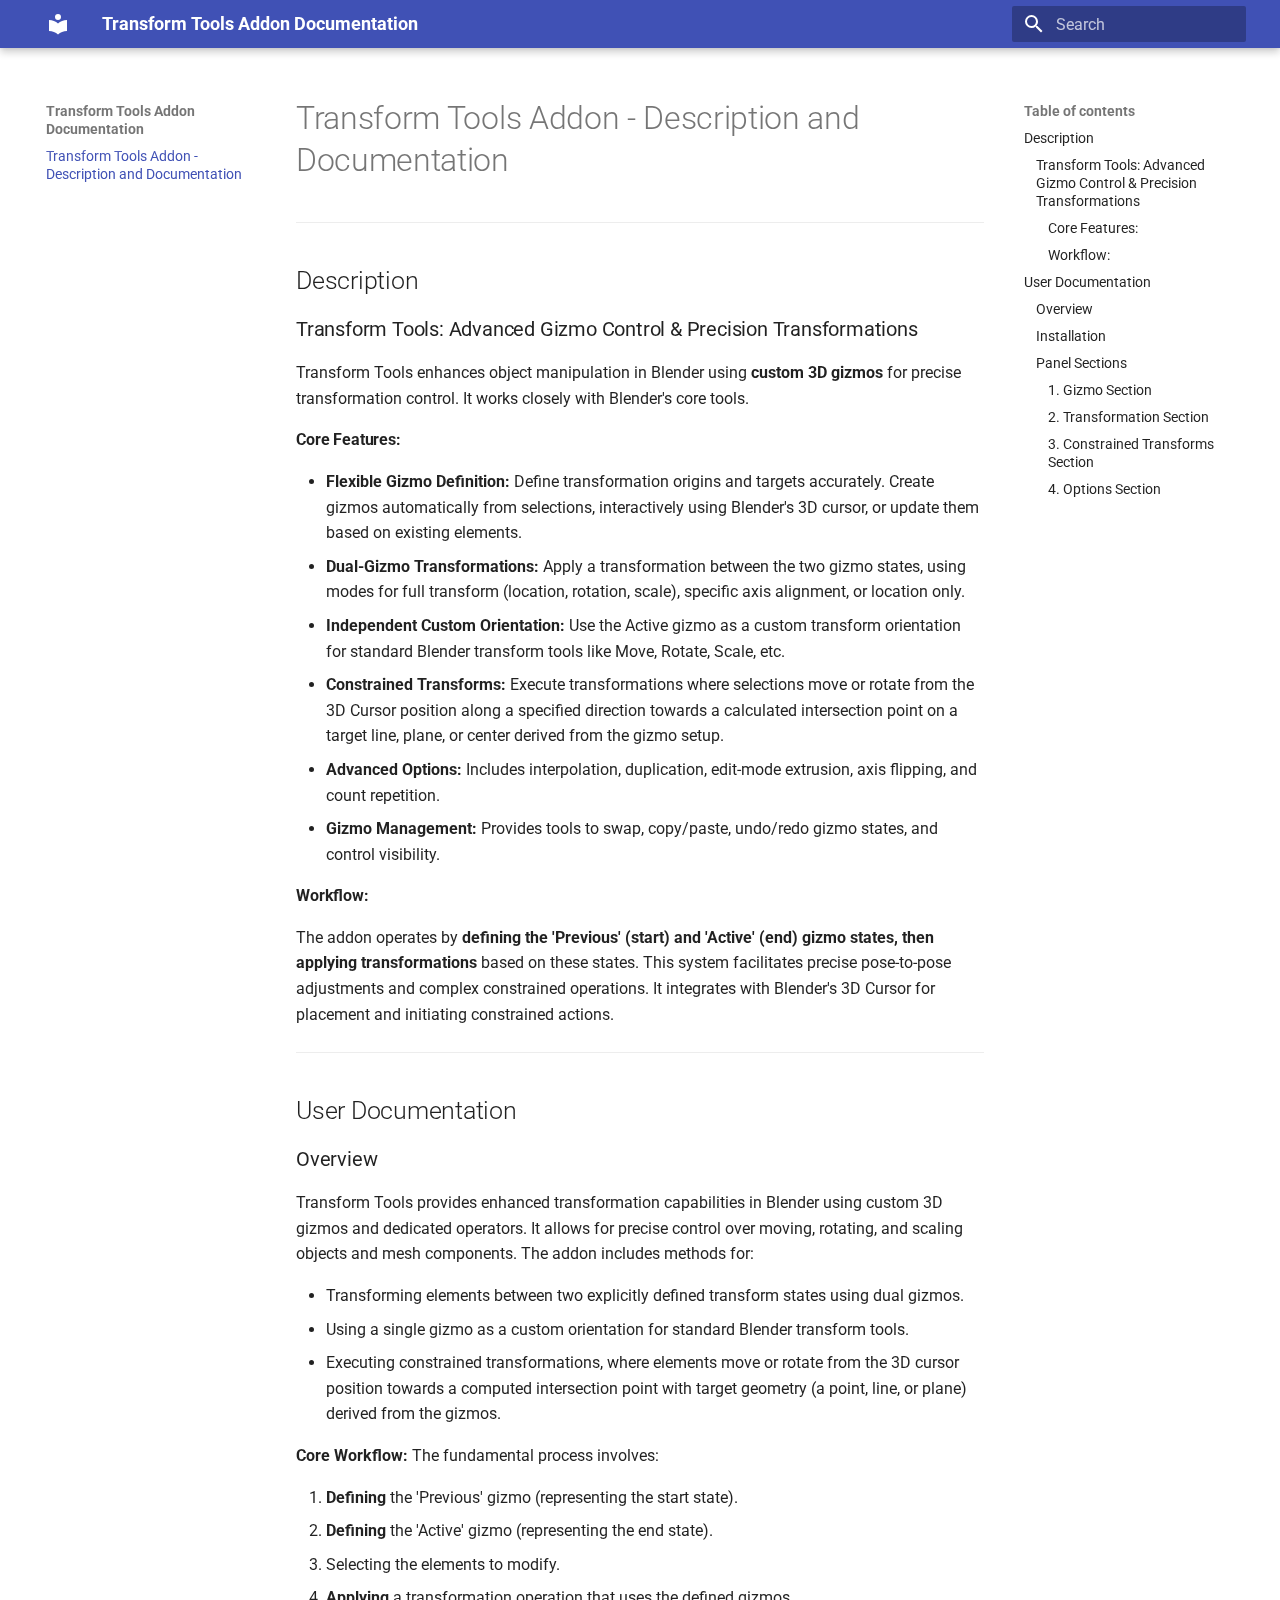
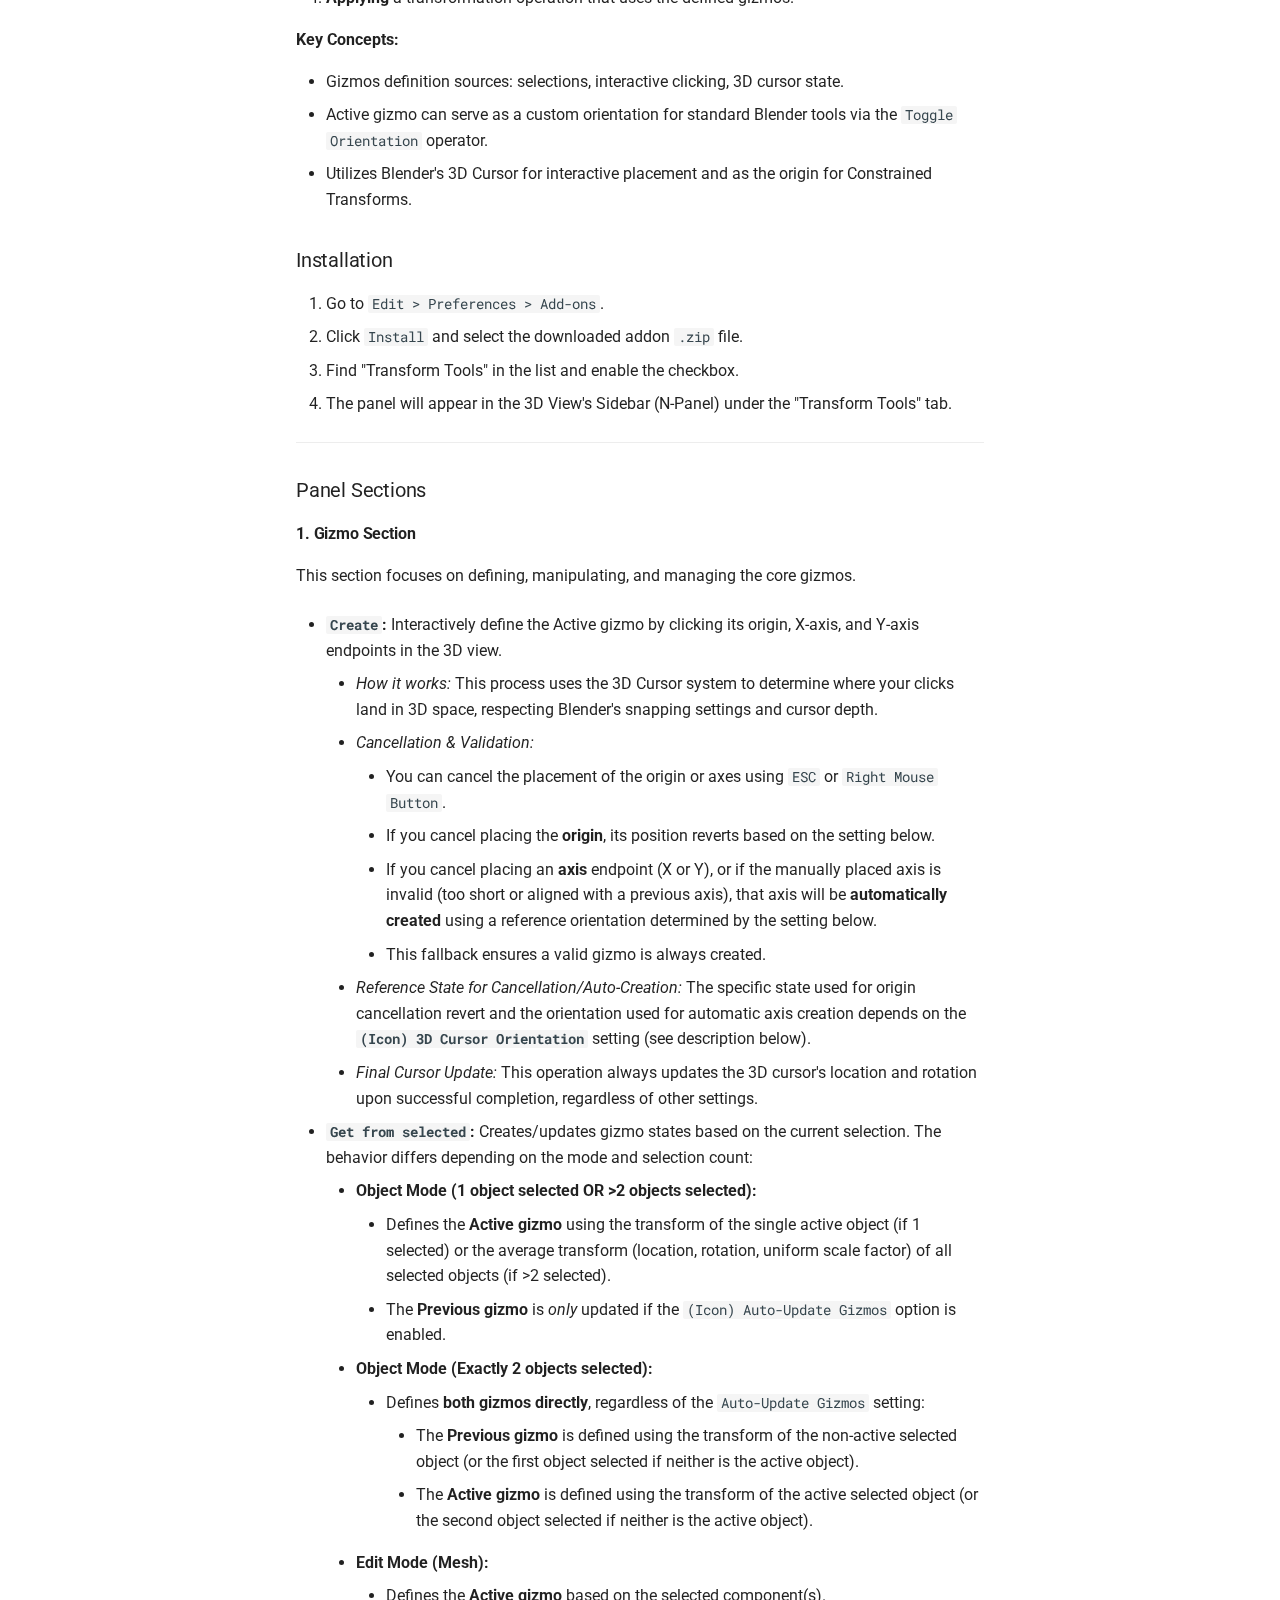
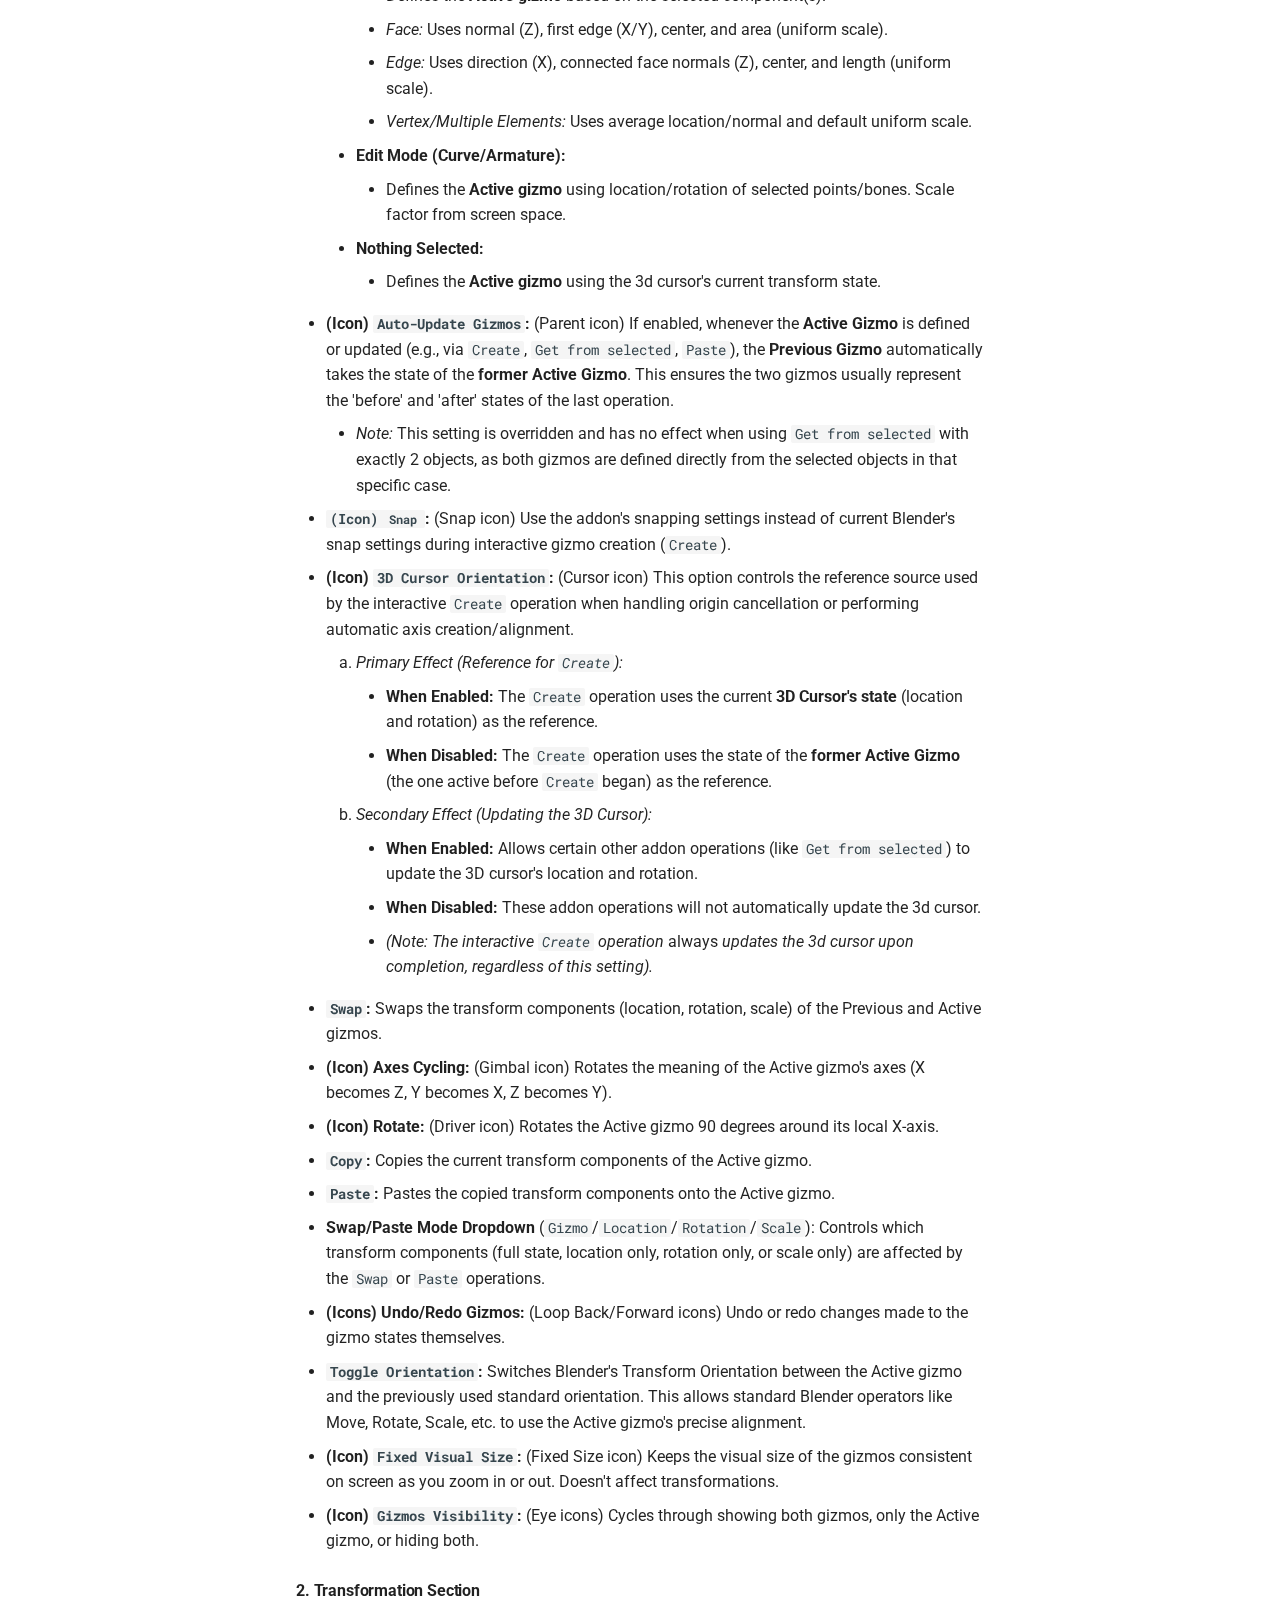
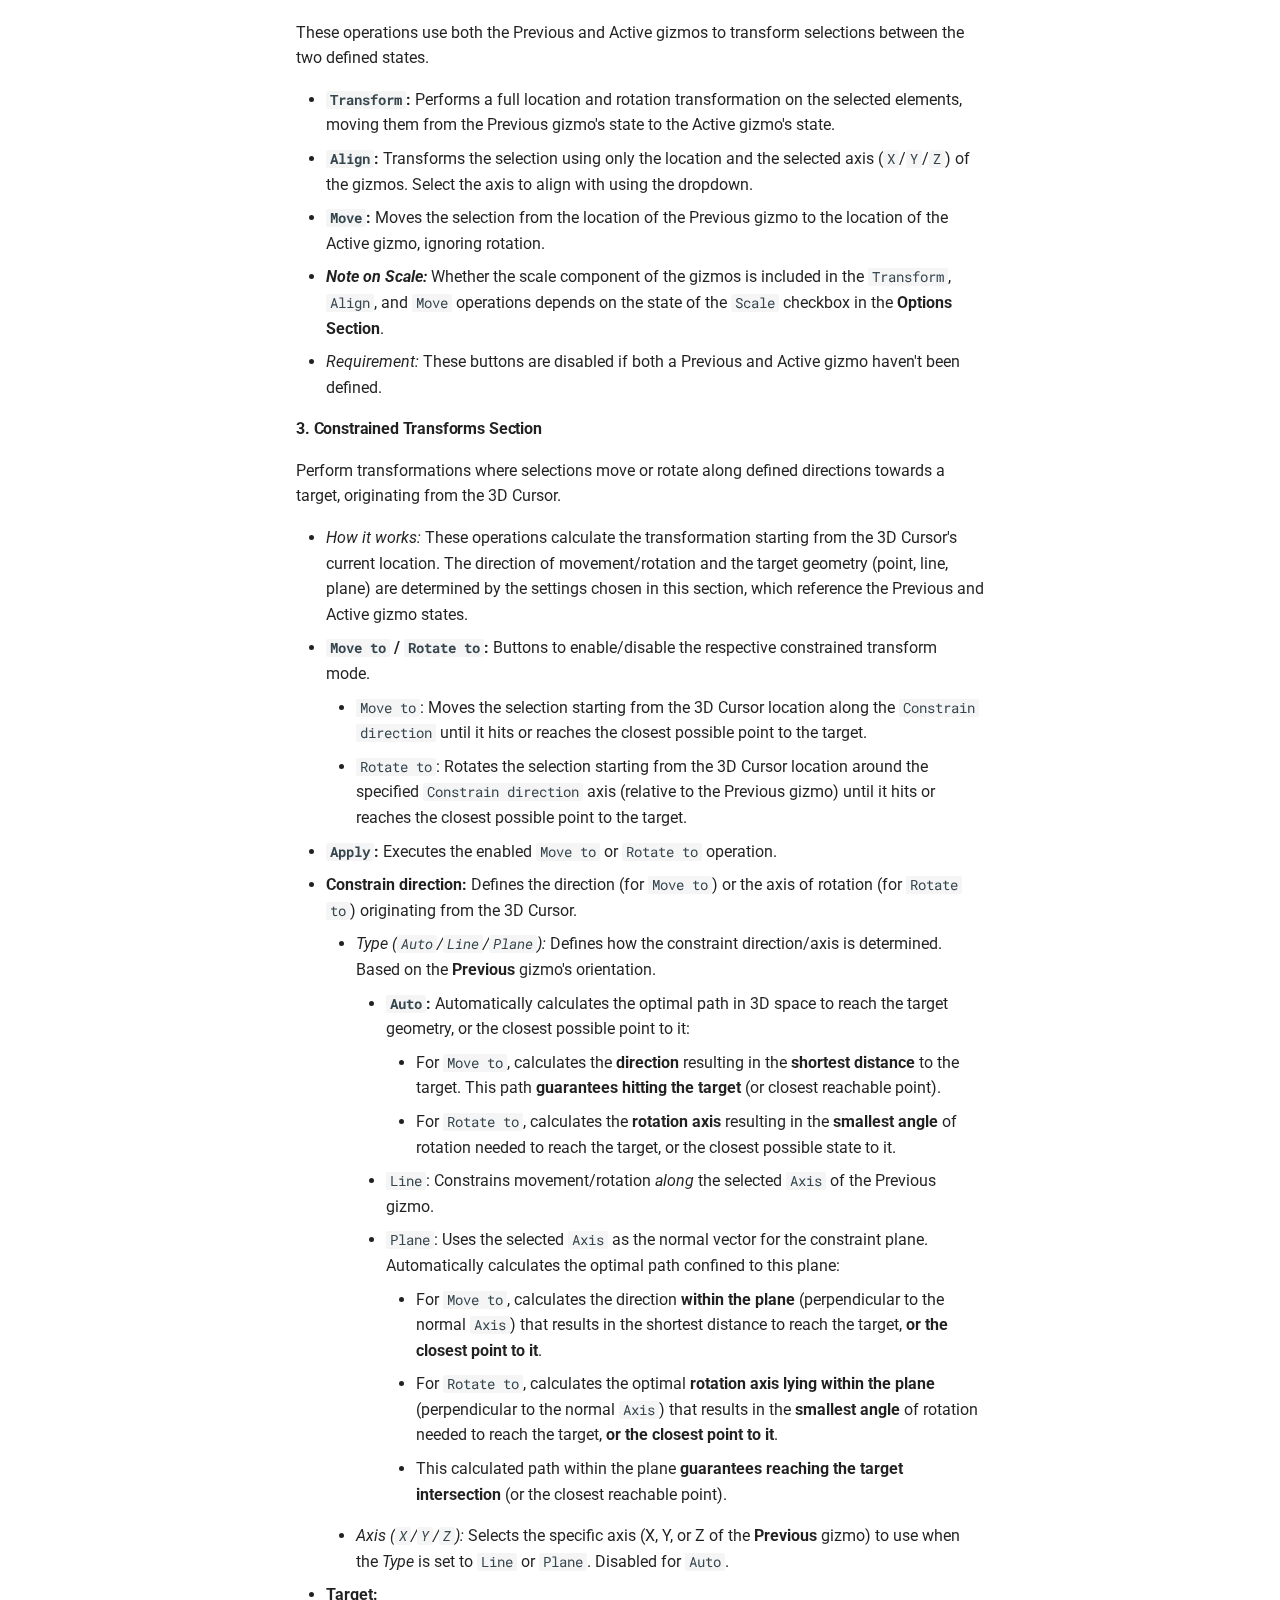
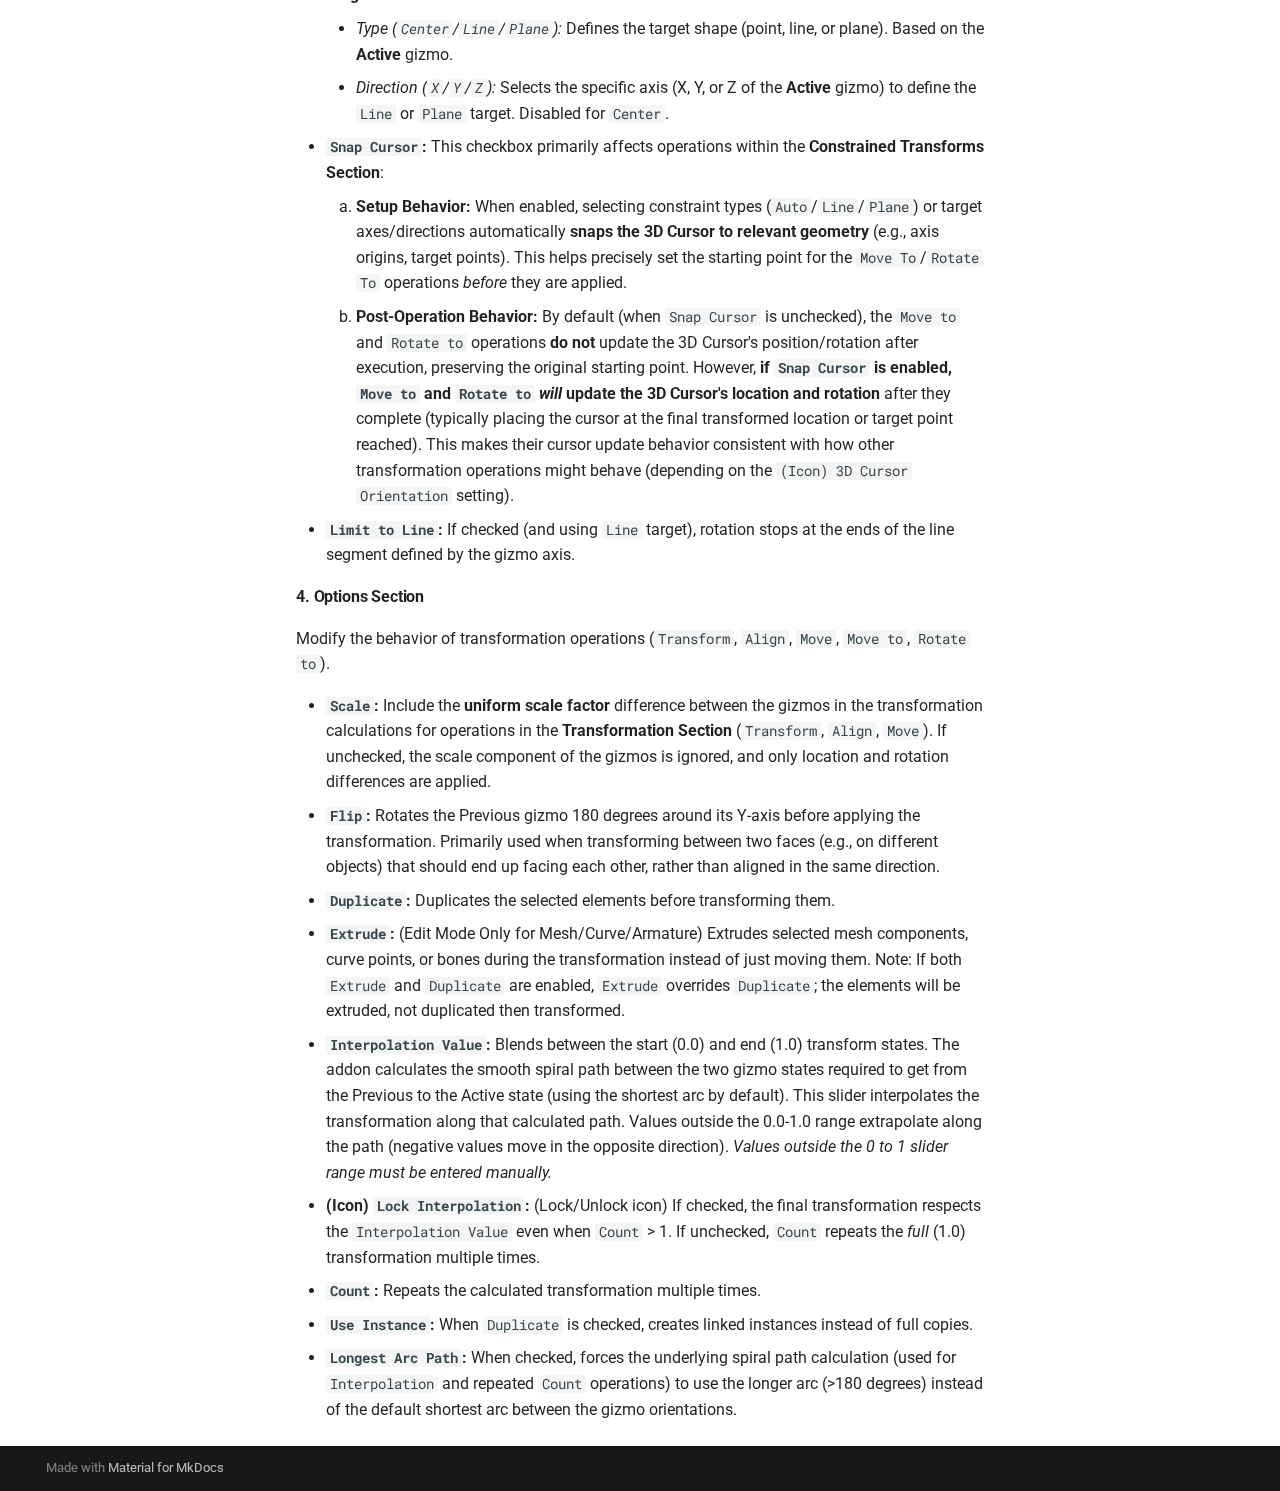
<file: index.html>
<!doctype html>
<html lang="en" class="no-js">
  <head>
    
      <meta charset="utf-8">
      <meta name="viewport" content="width=device-width,initial-scale=1">
      
      
      
      
      
      
      <link rel="icon" href="assets/images/favicon.png">
      <meta name="generator" content="mkdocs-1.6.1, mkdocs-material-9.6.12">
    
    
      
        <title>Transform Tools Addon Documentation</title>
      
    
    
      <link rel="stylesheet" href="assets/stylesheets/main.2afb09e1.min.css">
      
      


    
    
      
    
    
      
        
        
        <link rel="preconnect" href="https://fonts.gstatic.com" crossorigin>
        <link rel="stylesheet" href="https://fonts.googleapis.com/css?family=Roboto:300,300i,400,400i,700,700i%7CRoboto+Mono:400,400i,700,700i&display=fallback">
        <style>:root{--md-text-font:"Roboto";--md-code-font:"Roboto Mono"}</style>
      
    
    
    <script>__md_scope=new URL(".",location),__md_hash=e=>[...e].reduce(((e,_)=>(e<<5)-e+_.charCodeAt(0)),0),__md_get=(e,_=localStorage,t=__md_scope)=>JSON.parse(_.getItem(t.pathname+"."+e)),__md_set=(e,_,t=localStorage,a=__md_scope)=>{try{t.setItem(a.pathname+"."+e,JSON.stringify(_))}catch(e){}}</script>
    
      

    
    
    
  </head>
  
  
    <body dir="ltr">
  
    
    <input class="md-toggle" data-md-toggle="drawer" type="checkbox" id="__drawer" autocomplete="off">
    <input class="md-toggle" data-md-toggle="search" type="checkbox" id="__search" autocomplete="off">
    <label class="md-overlay" for="__drawer"></label>
    <div data-md-component="skip">
      
        
        <a href="#transform-tools-addon-description-and-documentation" class="md-skip">
          Skip to content
        </a>
      
    </div>
    <div data-md-component="announce">
      
    </div>
    
    
      

  

<header class="md-header md-header--shadow" data-md-component="header">
  <nav class="md-header__inner md-grid" aria-label="Header">
    <a href="." title="Transform Tools Addon Documentation" class="md-header__button md-logo" aria-label="Transform Tools Addon Documentation" data-md-component="logo">
      
  
  <svg xmlns="http://www.w3.org/2000/svg" viewBox="0 0 24 24"><path d="M12 8a3 3 0 0 0 3-3 3 3 0 0 0-3-3 3 3 0 0 0-3 3 3 3 0 0 0 3 3m0 3.54C9.64 9.35 6.5 8 3 8v11c3.5 0 6.64 1.35 9 3.54 2.36-2.19 5.5-3.54 9-3.54V8c-3.5 0-6.64 1.35-9 3.54"/></svg>

    </a>
    <label class="md-header__button md-icon" for="__drawer">
      
      <svg xmlns="http://www.w3.org/2000/svg" viewBox="0 0 24 24"><path d="M3 6h18v2H3zm0 5h18v2H3zm0 5h18v2H3z"/></svg>
    </label>
    <div class="md-header__title" data-md-component="header-title">
      <div class="md-header__ellipsis">
        <div class="md-header__topic">
          <span class="md-ellipsis">
            Transform Tools Addon Documentation
          </span>
        </div>
        <div class="md-header__topic" data-md-component="header-topic">
          <span class="md-ellipsis">
            
              Transform Tools Addon - Description and Documentation
            
          </span>
        </div>
      </div>
    </div>
    
    
      <script>var palette=__md_get("__palette");if(palette&&palette.color){if("(prefers-color-scheme)"===palette.color.media){var media=matchMedia("(prefers-color-scheme: light)"),input=document.querySelector(media.matches?"[data-md-color-media='(prefers-color-scheme: light)']":"[data-md-color-media='(prefers-color-scheme: dark)']");palette.color.media=input.getAttribute("data-md-color-media"),palette.color.scheme=input.getAttribute("data-md-color-scheme"),palette.color.primary=input.getAttribute("data-md-color-primary"),palette.color.accent=input.getAttribute("data-md-color-accent")}for(var[key,value]of Object.entries(palette.color))document.body.setAttribute("data-md-color-"+key,value)}</script>
    
    
    
      
      
        <label class="md-header__button md-icon" for="__search">
          
          <svg xmlns="http://www.w3.org/2000/svg" viewBox="0 0 24 24"><path d="M9.5 3A6.5 6.5 0 0 1 16 9.5c0 1.61-.59 3.09-1.56 4.23l.27.27h.79l5 5-1.5 1.5-5-5v-.79l-.27-.27A6.52 6.52 0 0 1 9.5 16 6.5 6.5 0 0 1 3 9.5 6.5 6.5 0 0 1 9.5 3m0 2C7 5 5 7 5 9.5S7 14 9.5 14 14 12 14 9.5 12 5 9.5 5"/></svg>
        </label>
        <div class="md-search" data-md-component="search" role="dialog">
  <label class="md-search__overlay" for="__search"></label>
  <div class="md-search__inner" role="search">
    <form class="md-search__form" name="search">
      <input type="text" class="md-search__input" name="query" aria-label="Search" placeholder="Search" autocapitalize="off" autocorrect="off" autocomplete="off" spellcheck="false" data-md-component="search-query" required>
      <label class="md-search__icon md-icon" for="__search">
        
        <svg xmlns="http://www.w3.org/2000/svg" viewBox="0 0 24 24"><path d="M9.5 3A6.5 6.5 0 0 1 16 9.5c0 1.61-.59 3.09-1.56 4.23l.27.27h.79l5 5-1.5 1.5-5-5v-.79l-.27-.27A6.52 6.52 0 0 1 9.5 16 6.5 6.5 0 0 1 3 9.5 6.5 6.5 0 0 1 9.5 3m0 2C7 5 5 7 5 9.5S7 14 9.5 14 14 12 14 9.5 12 5 9.5 5"/></svg>
        
        <svg xmlns="http://www.w3.org/2000/svg" viewBox="0 0 24 24"><path d="M20 11v2H8l5.5 5.5-1.42 1.42L4.16 12l7.92-7.92L13.5 5.5 8 11z"/></svg>
      </label>
      <nav class="md-search__options" aria-label="Search">
        
        <button type="reset" class="md-search__icon md-icon" title="Clear" aria-label="Clear" tabindex="-1">
          
          <svg xmlns="http://www.w3.org/2000/svg" viewBox="0 0 24 24"><path d="M19 6.41 17.59 5 12 10.59 6.41 5 5 6.41 10.59 12 5 17.59 6.41 19 12 13.41 17.59 19 19 17.59 13.41 12z"/></svg>
        </button>
      </nav>
      
    </form>
    <div class="md-search__output">
      <div class="md-search__scrollwrap" tabindex="0" data-md-scrollfix>
        <div class="md-search-result" data-md-component="search-result">
          <div class="md-search-result__meta">
            Initializing search
          </div>
          <ol class="md-search-result__list" role="presentation"></ol>
        </div>
      </div>
    </div>
  </div>
</div>
      
    
    
  </nav>
  
</header>
    
    <div class="md-container" data-md-component="container">
      
      
        
          
        
      
      <main class="md-main" data-md-component="main">
        <div class="md-main__inner md-grid">
          
            
              
              <div class="md-sidebar md-sidebar--primary" data-md-component="sidebar" data-md-type="navigation" >
                <div class="md-sidebar__scrollwrap">
                  <div class="md-sidebar__inner">
                    



<nav class="md-nav md-nav--primary" aria-label="Navigation" data-md-level="0">
  <label class="md-nav__title" for="__drawer">
    <a href="." title="Transform Tools Addon Documentation" class="md-nav__button md-logo" aria-label="Transform Tools Addon Documentation" data-md-component="logo">
      
  
  <svg xmlns="http://www.w3.org/2000/svg" viewBox="0 0 24 24"><path d="M12 8a3 3 0 0 0 3-3 3 3 0 0 0-3-3 3 3 0 0 0-3 3 3 3 0 0 0 3 3m0 3.54C9.64 9.35 6.5 8 3 8v11c3.5 0 6.64 1.35 9 3.54 2.36-2.19 5.5-3.54 9-3.54V8c-3.5 0-6.64 1.35-9 3.54"/></svg>

    </a>
    Transform Tools Addon Documentation
  </label>
  
  <ul class="md-nav__list" data-md-scrollfix>
    
      
      
  
  
    
  
  
  
    <li class="md-nav__item md-nav__item--active">
      
      <input class="md-nav__toggle md-toggle" type="checkbox" id="__toc">
      
      
        
      
      
        <label class="md-nav__link md-nav__link--active" for="__toc">
          
  
  
  <span class="md-ellipsis">
    Transform Tools Addon - Description and Documentation
    
  </span>
  

          <span class="md-nav__icon md-icon"></span>
        </label>
      
      <a href="." class="md-nav__link md-nav__link--active">
        
  
  
  <span class="md-ellipsis">
    Transform Tools Addon - Description and Documentation
    
  </span>
  

      </a>
      
        

<nav class="md-nav md-nav--secondary" aria-label="Table of contents">
  
  
  
    
  
  
    <label class="md-nav__title" for="__toc">
      <span class="md-nav__icon md-icon"></span>
      Table of contents
    </label>
    <ul class="md-nav__list" data-md-component="toc" data-md-scrollfix>
      
        <li class="md-nav__item">
  <a href="#description" class="md-nav__link">
    <span class="md-ellipsis">
      Description
    </span>
  </a>
  
    <nav class="md-nav" aria-label="Description">
      <ul class="md-nav__list">
        
          <li class="md-nav__item">
  <a href="#transform-tools-advanced-gizmo-control-precision-transformations" class="md-nav__link">
    <span class="md-ellipsis">
      Transform Tools: Advanced Gizmo Control &amp; Precision Transformations
    </span>
  </a>
  
    <nav class="md-nav" aria-label="Transform Tools: Advanced Gizmo Control &amp; Precision Transformations">
      <ul class="md-nav__list">
        
          <li class="md-nav__item">
  <a href="#core-features" class="md-nav__link">
    <span class="md-ellipsis">
      Core Features:
    </span>
  </a>
  
</li>
        
          <li class="md-nav__item">
  <a href="#workflow" class="md-nav__link">
    <span class="md-ellipsis">
      Workflow:
    </span>
  </a>
  
</li>
        
      </ul>
    </nav>
  
</li>
        
      </ul>
    </nav>
  
</li>
      
        <li class="md-nav__item">
  <a href="#user-documentation" class="md-nav__link">
    <span class="md-ellipsis">
      User Documentation
    </span>
  </a>
  
    <nav class="md-nav" aria-label="User Documentation">
      <ul class="md-nav__list">
        
          <li class="md-nav__item">
  <a href="#overview" class="md-nav__link">
    <span class="md-ellipsis">
      Overview
    </span>
  </a>
  
</li>
        
          <li class="md-nav__item">
  <a href="#installation" class="md-nav__link">
    <span class="md-ellipsis">
      Installation
    </span>
  </a>
  
</li>
        
          <li class="md-nav__item">
  <a href="#panel-sections" class="md-nav__link">
    <span class="md-ellipsis">
      Panel Sections
    </span>
  </a>
  
    <nav class="md-nav" aria-label="Panel Sections">
      <ul class="md-nav__list">
        
          <li class="md-nav__item">
  <a href="#1-gizmo-section" class="md-nav__link">
    <span class="md-ellipsis">
      1. Gizmo Section
    </span>
  </a>
  
</li>
        
          <li class="md-nav__item">
  <a href="#2-transformation-section" class="md-nav__link">
    <span class="md-ellipsis">
      2. Transformation Section
    </span>
  </a>
  
</li>
        
          <li class="md-nav__item">
  <a href="#3-constrained-transforms-section" class="md-nav__link">
    <span class="md-ellipsis">
      3. Constrained Transforms Section
    </span>
  </a>
  
</li>
        
          <li class="md-nav__item">
  <a href="#4-options-section" class="md-nav__link">
    <span class="md-ellipsis">
      4. Options Section
    </span>
  </a>
  
</li>
        
      </ul>
    </nav>
  
</li>
        
      </ul>
    </nav>
  
</li>
      
    </ul>
  
</nav>
      
    </li>
  

    
  </ul>
</nav>
                  </div>
                </div>
              </div>
            
            
              
              <div class="md-sidebar md-sidebar--secondary" data-md-component="sidebar" data-md-type="toc" >
                <div class="md-sidebar__scrollwrap">
                  <div class="md-sidebar__inner">
                    

<nav class="md-nav md-nav--secondary" aria-label="Table of contents">
  
  
  
    
  
  
    <label class="md-nav__title" for="__toc">
      <span class="md-nav__icon md-icon"></span>
      Table of contents
    </label>
    <ul class="md-nav__list" data-md-component="toc" data-md-scrollfix>
      
        <li class="md-nav__item">
  <a href="#description" class="md-nav__link">
    <span class="md-ellipsis">
      Description
    </span>
  </a>
  
    <nav class="md-nav" aria-label="Description">
      <ul class="md-nav__list">
        
          <li class="md-nav__item">
  <a href="#transform-tools-advanced-gizmo-control-precision-transformations" class="md-nav__link">
    <span class="md-ellipsis">
      Transform Tools: Advanced Gizmo Control &amp; Precision Transformations
    </span>
  </a>
  
    <nav class="md-nav" aria-label="Transform Tools: Advanced Gizmo Control &amp; Precision Transformations">
      <ul class="md-nav__list">
        
          <li class="md-nav__item">
  <a href="#core-features" class="md-nav__link">
    <span class="md-ellipsis">
      Core Features:
    </span>
  </a>
  
</li>
        
          <li class="md-nav__item">
  <a href="#workflow" class="md-nav__link">
    <span class="md-ellipsis">
      Workflow:
    </span>
  </a>
  
</li>
        
      </ul>
    </nav>
  
</li>
        
      </ul>
    </nav>
  
</li>
      
        <li class="md-nav__item">
  <a href="#user-documentation" class="md-nav__link">
    <span class="md-ellipsis">
      User Documentation
    </span>
  </a>
  
    <nav class="md-nav" aria-label="User Documentation">
      <ul class="md-nav__list">
        
          <li class="md-nav__item">
  <a href="#overview" class="md-nav__link">
    <span class="md-ellipsis">
      Overview
    </span>
  </a>
  
</li>
        
          <li class="md-nav__item">
  <a href="#installation" class="md-nav__link">
    <span class="md-ellipsis">
      Installation
    </span>
  </a>
  
</li>
        
          <li class="md-nav__item">
  <a href="#panel-sections" class="md-nav__link">
    <span class="md-ellipsis">
      Panel Sections
    </span>
  </a>
  
    <nav class="md-nav" aria-label="Panel Sections">
      <ul class="md-nav__list">
        
          <li class="md-nav__item">
  <a href="#1-gizmo-section" class="md-nav__link">
    <span class="md-ellipsis">
      1. Gizmo Section
    </span>
  </a>
  
</li>
        
          <li class="md-nav__item">
  <a href="#2-transformation-section" class="md-nav__link">
    <span class="md-ellipsis">
      2. Transformation Section
    </span>
  </a>
  
</li>
        
          <li class="md-nav__item">
  <a href="#3-constrained-transforms-section" class="md-nav__link">
    <span class="md-ellipsis">
      3. Constrained Transforms Section
    </span>
  </a>
  
</li>
        
          <li class="md-nav__item">
  <a href="#4-options-section" class="md-nav__link">
    <span class="md-ellipsis">
      4. Options Section
    </span>
  </a>
  
</li>
        
      </ul>
    </nav>
  
</li>
        
      </ul>
    </nav>
  
</li>
      
    </ul>
  
</nav>
                  </div>
                </div>
              </div>
            
          
          
            <div class="md-content" data-md-component="content">
              <article class="md-content__inner md-typeset">
                
                  



<h1 id="transform-tools-addon-description-and-documentation">Transform Tools Addon - Description and Documentation</h1>
<hr />
<h2 id="description">Description</h2>
<h3 id="transform-tools-advanced-gizmo-control-precision-transformations">Transform Tools: Advanced Gizmo Control &amp; Precision Transformations</h3>
<p>Transform Tools enhances object manipulation in Blender using <strong>custom 3D gizmos</strong> for precise transformation control. It works closely with Blender's core tools.</p>
<h4 id="core-features">Core Features:</h4>
<ul>
<li><strong>Flexible Gizmo Definition:</strong> Define transformation origins and targets accurately. Create gizmos automatically from selections, interactively using Blender's 3D cursor, or update them based on existing elements.</li>
<li><strong>Dual-Gizmo Transformations:</strong> Apply a transformation between the two gizmo states, using modes for full transform (location, rotation, scale), specific axis alignment, or location only.</li>
<li><strong>Independent Custom Orientation:</strong> Use the Active gizmo as a custom transform orientation for standard Blender transform tools like Move, Rotate, Scale, etc.</li>
<li><strong>Constrained Transforms:</strong> Execute transformations where selections move or rotate from the 3D Cursor position along a specified direction towards a calculated intersection point on a target line, plane, or center derived from the gizmo setup.</li>
<li><strong>Advanced Options:</strong> Includes interpolation, duplication, edit-mode extrusion, axis flipping, and count repetition.</li>
<li><strong>Gizmo Management:</strong> Provides tools to swap, copy/paste, undo/redo gizmo states, and control visibility.</li>
</ul>
<h4 id="workflow">Workflow:</h4>
<p>The addon operates by <strong>defining the 'Previous' (start) and 'Active' (end) gizmo states, then applying transformations</strong> based on these states. This system facilitates precise pose-to-pose adjustments and complex constrained operations. It integrates with Blender's 3D Cursor for placement and initiating constrained actions.</p>
<hr />
<h2 id="user-documentation">User Documentation</h2>
<h3 id="overview">Overview</h3>
<p>Transform Tools provides enhanced transformation capabilities in Blender using custom 3D gizmos and dedicated operators. It allows for precise control over moving, rotating, and scaling objects and mesh components. The addon includes methods for:</p>
<ul>
<li>Transforming elements between two explicitly defined transform states using dual gizmos.</li>
<li>Using a single gizmo as a custom orientation for standard Blender transform tools.</li>
<li>Executing constrained transformations, where elements move or rotate from the 3D cursor position towards a computed intersection point with target geometry (a point, line, or plane) derived from the gizmos.</li>
</ul>
<p><strong>Core Workflow:</strong> The fundamental process involves:</p>
<ol>
<li><strong>Defining</strong> the 'Previous' gizmo (representing the start state).</li>
<li><strong>Defining</strong> the 'Active' gizmo (representing the end state).</li>
<li>Selecting the elements to modify.</li>
<li><strong>Applying</strong> a transformation operation that uses the defined gizmos.</li>
</ol>
<p><strong>Key Concepts:</strong></p>
<ul>
<li>Gizmos definition sources: selections, interactive clicking, 3D cursor state.</li>
<li>Active gizmo can serve as a custom orientation for standard Blender tools via the <code>Toggle Orientation</code> operator.</li>
<li>Utilizes Blender's 3D Cursor for interactive placement and as the origin for Constrained Transforms.</li>
</ul>
<h3 id="installation">Installation</h3>
<ol>
<li>Go to <code>Edit &gt; Preferences &gt; Add-ons</code>.</li>
<li>Click <code>Install</code> and select the downloaded addon <code>.zip</code> file.</li>
<li>Find "Transform Tools" in the list and enable the checkbox.</li>
<li>The panel will appear in the 3D View's Sidebar (N-Panel) under the "Transform Tools" tab.</li>
</ol>
<hr />
<h3 id="panel-sections">Panel Sections</h3>
<h4 id="1-gizmo-section">1. Gizmo Section</h4>
<p>This section focuses on defining, manipulating, and managing the core gizmos.</p>
<ul>
<li>
<p><strong><code>Create</code>:</strong> Interactively define the Active gizmo by clicking its origin, X-axis, and Y-axis endpoints in the 3D view.</p>
<ul>
<li><em>How it works:</em> This process uses the 3D Cursor system to determine where your clicks land in 3D space, respecting Blender's snapping settings and cursor depth.</li>
<li><em>Cancellation &amp; Validation:</em><ul>
<li>You can cancel the placement of the origin or axes using <code>ESC</code> or <code>Right Mouse Button</code>.</li>
<li>If you cancel placing the <strong>origin</strong>, its position reverts based on the setting below.</li>
<li>If you cancel placing an <strong>axis</strong> endpoint (X or Y), or if the manually placed axis is invalid (too short or aligned with a previous axis), that axis will be <strong>automatically created</strong> using a reference orientation determined by the setting below.</li>
<li>This fallback ensures a valid gizmo is always created.</li>
</ul>
</li>
<li><em>Reference State for Cancellation/Auto-Creation:</em> The specific state used for origin cancellation revert and the orientation used for automatic axis creation depends on the <strong><code>(Icon) 3D Cursor Orientation</code></strong> setting (see description below).</li>
<li><em>Final Cursor Update:</em> This operation always updates the 3D cursor's location and rotation upon successful completion, regardless of other settings.</li>
</ul>
</li>
<li>
<p><strong><code>Get from selected</code>:</strong> Creates/updates gizmo states based on the current selection. The behavior differs depending on the mode and selection count:</p>
<ul>
<li><strong>Object Mode (1 object selected OR &gt;2 objects selected):</strong><ul>
<li>Defines the <strong>Active gizmo</strong> using the transform of the single active object (if 1 selected) or the average transform (location, rotation, uniform scale factor) of all selected objects (if &gt;2 selected).</li>
<li>The <strong>Previous gizmo</strong> is <em>only</em> updated if the <code>(Icon) Auto-Update Gizmos</code> option is enabled.</li>
</ul>
</li>
<li><strong>Object Mode (Exactly 2 objects selected):</strong><ul>
<li>Defines <strong>both gizmos directly</strong>, regardless of the <code>Auto-Update Gizmos</code> setting:<ul>
<li>The <strong>Previous gizmo</strong> is defined using the transform of the non-active selected object (or the first object selected if neither is the active object).</li>
<li>The <strong>Active gizmo</strong> is defined using the transform of the active selected object (or the second object selected if neither is the active object).</li>
</ul>
</li>
</ul>
</li>
<li><strong>Edit Mode (Mesh):</strong><ul>
<li>Defines the <strong>Active gizmo</strong> based on the selected component(s).</li>
<li><em>Face:</em> Uses normal (Z), first edge (X/Y), center, and area (uniform scale).</li>
<li><em>Edge:</em> Uses direction (X), connected face normals (Z), center, and length (uniform scale).</li>
<li><em>Vertex/Multiple Elements:</em> Uses average location/normal and default uniform scale.</li>
</ul>
</li>
<li><strong>Edit Mode (Curve/Armature):</strong><ul>
<li>Defines the <strong>Active gizmo</strong> using location/rotation of selected points/bones. Scale factor from screen space.</li>
</ul>
</li>
<li><strong>Nothing Selected:</strong><ul>
<li>Defines the <strong>Active gizmo</strong> using the 3d cursor's current transform state.</li>
</ul>
</li>
</ul>
</li>
<li>
<p><strong>(Icon) <code>Auto-Update Gizmos</code>:</strong> (Parent icon) If enabled, whenever the <strong>Active Gizmo</strong> is defined or updated (e.g., via <code>Create</code>, <code>Get from selected</code>, <code>Paste</code>), the <strong>Previous Gizmo</strong> automatically takes the state of the <strong>former Active Gizmo</strong>. This ensures the two gizmos usually represent the 'before' and 'after' states of the last operation.</p>
<ul>
<li><em>Note:</em> This setting is overridden and has no effect when using <code>Get from selected</code> with exactly 2 objects, as both gizmos are defined directly from the selected objects in that specific case.</li>
</ul>
</li>
<li>
<p><strong><code>(Icon) <code>Snap</code></code>:</strong> (Snap icon) Use the addon's snapping settings instead of current Blender's snap settings during interactive gizmo creation (<code>Create</code>).</p>
</li>
<li>
<p><strong>(Icon) <code>3D Cursor Orientation</code>:</strong> (Cursor icon) This option controls the reference source used by the interactive <code>Create</code> operation when handling origin cancellation or performing automatic axis creation/alignment.</p>
<ol>
<li><em>Primary Effect (Reference for <code>Create</code>):</em><ul>
<li><strong>When Enabled:</strong> The <code>Create</code> operation uses the current <strong>3D Cursor's state</strong> (location and rotation) as the reference.</li>
<li><strong>When Disabled:</strong> The <code>Create</code> operation uses the state of the <strong>former Active Gizmo</strong> (the one active before <code>Create</code> began) as the reference.</li>
</ul>
</li>
<li><em>Secondary Effect (Updating the 3D Cursor):</em><ul>
<li><strong>When Enabled:</strong> Allows certain other addon operations (like <code>Get from selected</code>) to update the 3D cursor's location and rotation.</li>
<li><strong>When Disabled:</strong> These addon operations will not automatically update the 3d cursor.</li>
<li><em>(Note: The interactive <code>Create</code> operation </em>always<em> updates the 3d cursor upon completion, regardless of this setting).</em></li>
</ul>
</li>
</ol>
</li>
<li>
<p><strong><code>Swap</code>:</strong> Swaps the transform components (location, rotation, scale) of the Previous and Active gizmos.</p>
</li>
<li>
<p><strong>(Icon) Axes Cycling:</strong> (Gimbal icon) Rotates the meaning of the Active gizmo's axes (X becomes Z, Y becomes X, Z becomes Y).</p>
</li>
<li>
<p><strong>(Icon) Rotate:</strong> (Driver icon) Rotates the Active gizmo 90 degrees around its local X-axis.</p>
</li>
<li>
<p><strong><code>Copy</code>:</strong> Copies the current transform components of the Active gizmo.</p>
</li>
<li>
<p><strong><code>Paste</code>:</strong> Pastes the copied transform components onto the Active gizmo.</p>
</li>
<li>
<p><strong>Swap/Paste Mode Dropdown</strong> (<code>Gizmo</code>/<code>Location</code>/<code>Rotation</code>/<code>Scale</code>): Controls which transform components (full state, location only, rotation only, or scale only) are affected by the <code>Swap</code> or <code>Paste</code> operations.</p>
</li>
<li>
<p><strong>(Icons) Undo/Redo Gizmos:</strong> (Loop Back/Forward icons) Undo or redo changes made to the gizmo states themselves.</p>
</li>
<li>
<p><strong><code>Toggle Orientation</code>:</strong> Switches Blender's Transform Orientation between the Active gizmo and the previously used standard orientation. This allows standard Blender operators like Move, Rotate, Scale, etc. to use the Active gizmo's precise alignment.</p>
</li>
<li>
<p><strong>(Icon) <code>Fixed Visual Size</code>:</strong> (Fixed Size icon) Keeps the visual size of the gizmos consistent on screen as you zoom in or out. Doesn't affect transformations.</p>
</li>
<li>
<p><strong>(Icon) <code>Gizmos Visibility</code>:</strong> (Eye icons) Cycles through showing both gizmos, only the Active gizmo, or hiding both.</p>
</li>
</ul>
<h4 id="2-transformation-section">2. Transformation Section</h4>
<p>These operations use both the Previous and Active gizmos to transform selections between the two defined states.</p>
<ul>
<li><strong><code>Transform</code>:</strong> Performs a full location and rotation transformation on the selected elements, moving them from the Previous gizmo's state to the Active gizmo's state.</li>
<li><strong><code>Align</code>:</strong> Transforms the selection using only the location and the selected axis (<code>X</code>/<code>Y</code>/<code>Z</code>) of the gizmos. Select the axis to align with using the dropdown.</li>
<li><strong><code>Move</code>:</strong> Moves the selection from the location of the Previous gizmo to the location of the Active gizmo, ignoring rotation.</li>
<li><strong><em>Note on Scale:</em></strong> Whether the scale component of the gizmos is included in the <code>Transform</code>, <code>Align</code>, and <code>Move</code> operations depends on the state of the <code>Scale</code> checkbox in the <strong>Options Section</strong>.</li>
<li><em>Requirement:</em> These buttons are disabled if both a Previous and Active gizmo haven't been defined.</li>
</ul>
<h4 id="3-constrained-transforms-section">3. Constrained Transforms Section</h4>
<p>Perform transformations where selections move or rotate along defined directions towards a target, originating from the 3D Cursor.</p>
<ul>
<li><em>How it works:</em> These operations calculate the transformation starting from the 3D Cursor's current location. The direction of movement/rotation and the target geometry (point, line, plane) are determined by the settings chosen in this section, which reference the Previous and Active gizmo states.</li>
<li><strong><code>Move to</code> / <code>Rotate to</code>:</strong> Buttons to enable/disable the respective constrained transform mode.<ul>
<li><code>Move to</code>: Moves the selection starting from the 3D Cursor location along the <code>Constrain direction</code> until it hits or reaches the closest possible point to the target.</li>
<li><code>Rotate to</code>: Rotates the selection starting from the 3D Cursor location around the specified <code>Constrain direction</code> axis (relative to the Previous gizmo) until it hits or reaches the closest possible point to the target.</li>
</ul>
</li>
<li><strong><code>Apply</code>:</strong> Executes the enabled <code>Move to</code> or <code>Rotate to</code> operation.</li>
<li><strong>Constrain direction:</strong> Defines the direction (for <code>Move to</code>) or the axis of rotation (for <code>Rotate to</code>) originating from the 3D Cursor.<ul>
<li><em>Type (<code>Auto</code>/<code>Line</code>/<code>Plane</code>):</em> Defines how the constraint direction/axis is determined. Based on the <strong>Previous</strong> gizmo's orientation.<ul>
<li><strong><code>Auto</code>:</strong> Automatically calculates the optimal path in 3D space to reach the target geometry, or the closest possible point to it:<ul>
<li>For <code>Move to</code>, calculates the <strong>direction</strong> resulting in the <strong>shortest distance</strong> to the target. This path <strong>guarantees hitting the target</strong> (or closest reachable point).</li>
<li>For <code>Rotate to</code>, calculates the <strong>rotation axis</strong> resulting in the <strong>smallest angle</strong> of rotation needed to reach the target, or the closest possible state to it.</li>
</ul>
</li>
<li><code>Line</code>: Constrains movement/rotation <em>along</em> the selected <code>Axis</code> of the Previous gizmo.</li>
<li><code>Plane</code>: Uses the selected <code>Axis</code> as the normal vector for the constraint plane. Automatically calculates the optimal path confined to this plane:<ul>
<li>For <code>Move to</code>, calculates the direction <strong>within the plane</strong> (perpendicular to the normal <code>Axis</code>) that results in the shortest distance to reach the target, <strong>or the closest point to it</strong>.</li>
<li>For <code>Rotate to</code>, calculates the optimal <strong>rotation axis lying within the plane</strong> (perpendicular to the normal <code>Axis</code>) that results in the <strong>smallest angle</strong> of rotation needed to reach the target, <strong>or the closest point to it</strong>.</li>
<li>This calculated path within the plane <strong>guarantees reaching the target intersection</strong> (or the closest reachable point).</li>
</ul>
</li>
</ul>
</li>
<li><em>Axis (<code>X</code>/<code>Y</code>/<code>Z</code>):</em> Selects the specific axis (X, Y, or Z of the <strong>Previous</strong> gizmo) to use when the <em>Type</em> is set to <code>Line</code> or <code>Plane</code>. Disabled for <code>Auto</code>.</li>
</ul>
</li>
<li><strong>Target:</strong><ul>
<li><em>Type (<code>Center</code>/<code>Line</code>/<code>Plane</code>):</em> Defines the target shape (point, line, or plane). Based on the <strong>Active</strong> gizmo.</li>
<li><em>Direction (<code>X</code>/<code>Y</code>/<code>Z</code>):</em> Selects the specific axis (X, Y, or Z of the <strong>Active</strong> gizmo) to define the <code>Line</code> or <code>Plane</code> target. Disabled for <code>Center</code>.</li>
</ul>
</li>
<li><strong><code>Snap Cursor</code>:</strong> This checkbox primarily affects operations within the <strong>Constrained Transforms Section</strong>:<ol>
<li><strong>Setup Behavior:</strong> When enabled, selecting constraint types (<code>Auto</code>/<code>Line</code>/<code>Plane</code>) or target axes/directions automatically <strong>snaps the 3D Cursor to relevant geometry</strong> (e.g., axis origins, target points). This helps precisely set the starting point for the <code>Move To</code>/<code>Rotate To</code> operations <em>before</em> they are applied.</li>
<li><strong>Post-Operation Behavior:</strong> By default (when <code>Snap Cursor</code> is unchecked), the <code>Move to</code> and <code>Rotate to</code> operations <strong>do not</strong> update the 3D Cursor's position/rotation after execution, preserving the original starting point. However, <strong>if <code>Snap Cursor</code> is enabled, <code>Move to</code> and <code>Rotate to</code> <em>will</em> update the 3D Cursor's location and rotation</strong> after they complete (typically placing the cursor at the final transformed location or target point reached). This makes their cursor update behavior consistent with how other transformation operations might behave (depending on the <code>(Icon) 3D Cursor Orientation</code> setting).</li>
</ol>
</li>
<li><strong><code>Limit to Line</code>:</strong> If checked (and using <code>Line</code> target), rotation stops at the ends of the line segment defined by the gizmo axis.</li>
</ul>
<h4 id="4-options-section">4. Options Section</h4>
<p>Modify the behavior of transformation operations (<code>Transform</code>, <code>Align</code>, <code>Move</code>, <code>Move to</code>, <code>Rotate to</code>).</p>
<ul>
<li><strong><code>Scale</code>:</strong> Include the <strong>uniform scale factor</strong> difference between the gizmos in the transformation calculations for operations in the <strong>Transformation Section</strong> (<code>Transform</code>, <code>Align</code>, <code>Move</code>). If unchecked, the scale component of the gizmos is ignored, and only location and rotation differences are applied.</li>
<li><strong><code>Flip</code>:</strong> Rotates the Previous gizmo 180 degrees around its Y-axis before applying the transformation. Primarily used when transforming between two faces (e.g., on different objects) that should end up facing each other, rather than aligned in the same direction.</li>
<li><strong><code>Duplicate</code>:</strong> Duplicates the selected elements before transforming them.</li>
<li><strong><code>Extrude</code>:</strong> (Edit Mode Only for Mesh/Curve/Armature) Extrudes selected mesh components, curve points, or bones during the transformation instead of just moving them. Note: If both <code>Extrude</code> and <code>Duplicate</code> are enabled, <code>Extrude</code> overrides <code>Duplicate</code>; the elements will be extruded, not duplicated then transformed.</li>
<li><strong><code>Interpolation Value</code>:</strong> Blends between the start (0.0) and end (1.0) transform states. The addon calculates the smooth spiral path between the two gizmo states required to get from the Previous to the Active state (using the shortest arc by default). This slider interpolates the transformation along that calculated path. Values outside the 0.0-1.0 range extrapolate along the path (negative values move in the opposite direction). <em>Values outside the 0 to 1 slider range must be entered manually.</em></li>
<li><strong>(Icon) <code>Lock Interpolation</code>:</strong> (Lock/Unlock icon) If checked, the final transformation respects the <code>Interpolation Value</code> even when <code>Count</code> &gt; 1. If unchecked, <code>Count</code> repeats the <em>full</em> (1.0) transformation multiple times.</li>
<li><strong><code>Count</code>:</strong> Repeats the calculated transformation multiple times.</li>
<li><strong><code>Use Instance</code>:</strong> When <code>Duplicate</code> is checked, creates linked instances instead of full copies.</li>
<li><strong><code>Longest Arc Path</code>:</strong> When checked, forces the underlying spiral path calculation (used for <code>Interpolation</code> and repeated <code>Count</code> operations) to use the longer arc (&gt;180 degrees) instead of the default shortest arc between the gizmo orientations.</li>
</ul>












                
              </article>
            </div>
          
          
<script>var target=document.getElementById(location.hash.slice(1));target&&target.name&&(target.checked=target.name.startsWith("__tabbed_"))</script>
        </div>
        
      </main>
      
        <footer class="md-footer">
  
  <div class="md-footer-meta md-typeset">
    <div class="md-footer-meta__inner md-grid">
      <div class="md-copyright">
  
  
    Made with
    <a href="https://squidfunk.github.io/mkdocs-material/" target="_blank" rel="noopener">
      Material for MkDocs
    </a>
  
</div>
      
    </div>
  </div>
</footer>
      
    </div>
    <div class="md-dialog" data-md-component="dialog">
      <div class="md-dialog__inner md-typeset"></div>
    </div>
    
    
    
      
      <script id="__config" type="application/json">{"base": ".", "features": [], "search": "assets/javascripts/workers/search.f8cc74c7.min.js", "tags": null, "translations": {"clipboard.copied": "Copied to clipboard", "clipboard.copy": "Copy to clipboard", "search.result.more.one": "1 more on this page", "search.result.more.other": "# more on this page", "search.result.none": "No matching documents", "search.result.one": "1 matching document", "search.result.other": "# matching documents", "search.result.placeholder": "Type to start searching", "search.result.term.missing": "Missing", "select.version": "Select version"}, "version": null}</script>
    
    
      <script src="assets/javascripts/bundle.c8b220af.min.js"></script>
      
    
  </body>
</html>
</file>
<file: assets/stylesheets/main.2afb09e1.min.css>
@charset "UTF-8";html{-webkit-text-size-adjust:none;-moz-text-size-adjust:none;text-size-adjust:none;box-sizing:border-box}*,:after,:before{box-sizing:inherit}@media (prefers-reduced-motion){*,:after,:before{transition:none!important}}body{margin:0}a,button,input,label{-webkit-tap-highlight-color:transparent}a{color:inherit;text-decoration:none}hr{border:0;box-sizing:initial;display:block;height:.05rem;overflow:visible;padding:0}small{font-size:80%}sub,sup{line-height:1em}img{border-style:none}table{border-collapse:initial;border-spacing:0}td,th{font-weight:400;vertical-align:top}button{background:#0000;border:0;font-family:inherit;font-size:inherit;margin:0;padding:0}input{border:0;outline:none}:root{--md-primary-fg-color:#4051b5;--md-primary-fg-color--light:#5d6cc0;--md-primary-fg-color--dark:#303fa1;--md-primary-bg-color:#fff;--md-primary-bg-color--light:#ffffffb3;--md-accent-fg-color:#526cfe;--md-accent-fg-color--transparent:#526cfe1a;--md-accent-bg-color:#fff;--md-accent-bg-color--light:#ffffffb3}[data-md-color-scheme=default]{color-scheme:light}[data-md-color-scheme=default] img[src$="#gh-dark-mode-only"],[data-md-color-scheme=default] img[src$="#only-dark"]{display:none}:root,[data-md-color-scheme=default]{--md-hue:225deg;--md-default-fg-color:#000000de;--md-default-fg-color--light:#0000008a;--md-default-fg-color--lighter:#00000052;--md-default-fg-color--lightest:#00000012;--md-default-bg-color:#fff;--md-default-bg-color--light:#ffffffb3;--md-default-bg-color--lighter:#ffffff4d;--md-default-bg-color--lightest:#ffffff1f;--md-code-fg-color:#36464e;--md-code-bg-color:#f5f5f5;--md-code-hl-color:#4287ff;--md-code-hl-color--light:#4287ff1a;--md-code-hl-number-color:#d52a2a;--md-code-hl-special-color:#db1457;--md-code-hl-function-color:#a846b9;--md-code-hl-constant-color:#6e59d9;--md-code-hl-keyword-color:#3f6ec6;--md-code-hl-string-color:#1c7d4d;--md-code-hl-name-color:var(--md-code-fg-color);--md-code-hl-operator-color:var(--md-default-fg-color--light);--md-code-hl-punctuation-color:var(--md-default-fg-color--light);--md-code-hl-comment-color:var(--md-default-fg-color--light);--md-code-hl-generic-color:var(--md-default-fg-color--light);--md-code-hl-variable-color:var(--md-default-fg-color--light);--md-typeset-color:var(--md-default-fg-color);--md-typeset-a-color:var(--md-primary-fg-color);--md-typeset-del-color:#f5503d26;--md-typeset-ins-color:#0bd57026;--md-typeset-kbd-color:#fafafa;--md-typeset-kbd-accent-color:#fff;--md-typeset-kbd-border-color:#b8b8b8;--md-typeset-mark-color:#ffff0080;--md-typeset-table-color:#0000001f;--md-typeset-table-color--light:rgba(0,0,0,.035);--md-admonition-fg-color:var(--md-default-fg-color);--md-admonition-bg-color:var(--md-default-bg-color);--md-warning-fg-color:#000000de;--md-warning-bg-color:#ff9;--md-footer-fg-color:#fff;--md-footer-fg-color--light:#ffffffb3;--md-footer-fg-color--lighter:#ffffff73;--md-footer-bg-color:#000000de;--md-footer-bg-color--dark:#00000052;--md-shadow-z1:0 0.2rem 0.5rem #0000000d,0 0 0.05rem #0000001a;--md-shadow-z2:0 0.2rem 0.5rem #0000001a,0 0 0.05rem #00000040;--md-shadow-z3:0 0.2rem 0.5rem #0003,0 0 0.05rem #00000059}.md-icon svg{fill:currentcolor;display:block;height:1.2rem;width:1.2rem}body{-webkit-font-smoothing:antialiased;-moz-osx-font-smoothing:grayscale;--md-text-font-family:var(--md-text-font,_),-apple-system,BlinkMacSystemFont,Helvetica,Arial,sans-serif;--md-code-font-family:var(--md-code-font,_),SFMono-Regular,Consolas,Menlo,monospace}aside,body,input{font-feature-settings:"kern","liga";color:var(--md-typeset-color);font-family:var(--md-text-font-family)}code,kbd,pre{font-feature-settings:"kern";font-family:var(--md-code-font-family)}:root{--md-typeset-table-sort-icon:url('data:image/svg+xml;charset=utf-8,<svg xmlns="http://www.w3.org/2000/svg" viewBox="0 0 24 24"><path d="m18 21-4-4h3V7h-3l4-4 4 4h-3v10h3M2 19v-2h10v2M2 13v-2h7v2M2 7V5h4v2z"/></svg>');--md-typeset-table-sort-icon--asc:url('data:image/svg+xml;charset=utf-8,<svg xmlns="http://www.w3.org/2000/svg" viewBox="0 0 24 24"><path d="M19 17h3l-4 4-4-4h3V3h2M2 17h10v2H2M6 5v2H2V5m0 6h7v2H2z"/></svg>');--md-typeset-table-sort-icon--desc:url('data:image/svg+xml;charset=utf-8,<svg xmlns="http://www.w3.org/2000/svg" viewBox="0 0 24 24"><path d="M19 7h3l-4-4-4 4h3v14h2M2 17h10v2H2M6 5v2H2V5m0 6h7v2H2z"/></svg>')}.md-typeset{-webkit-print-color-adjust:exact;color-adjust:exact;font-size:.8rem;line-height:1.6;overflow-wrap:break-word}@media print{.md-typeset{font-size:.68rem}}.md-typeset blockquote,.md-typeset dl,.md-typeset figure,.md-typeset ol,.md-typeset pre,.md-typeset ul{margin-bottom:1em;margin-top:1em}.md-typeset h1{color:var(--md-default-fg-color--light);font-size:2em;line-height:1.3;margin:0 0 1.25em}.md-typeset h1,.md-typeset h2{font-weight:300;letter-spacing:-.01em}.md-typeset h2{font-size:1.5625em;line-height:1.4;margin:1.6em 0 .64em}.md-typeset h3{font-size:1.25em;font-weight:400;letter-spacing:-.01em;line-height:1.5;margin:1.6em 0 .8em}.md-typeset h2+h3{margin-top:.8em}.md-typeset h4{font-weight:700;letter-spacing:-.01em;margin:1em 0}.md-typeset h5,.md-typeset h6{color:var(--md-default-fg-color--light);font-size:.8em;font-weight:700;letter-spacing:-.01em;margin:1.25em 0}.md-typeset h5{text-transform:uppercase}.md-typeset h5 code{text-transform:none}.md-typeset hr{border-bottom:.05rem solid var(--md-default-fg-color--lightest);display:flow-root;margin:1.5em 0}.md-typeset a{color:var(--md-typeset-a-color);word-break:break-word}.md-typeset a,.md-typeset a:before{transition:color 125ms}.md-typeset a:focus,.md-typeset a:hover{color:var(--md-accent-fg-color)}.md-typeset a:focus code,.md-typeset a:hover code{background-color:var(--md-accent-fg-color--transparent)}.md-typeset a code{color:currentcolor;transition:background-color 125ms}.md-typeset a.focus-visible{outline-color:var(--md-accent-fg-color);outline-offset:.2rem}.md-typeset code,.md-typeset kbd,.md-typeset pre{color:var(--md-code-fg-color);direction:ltr;font-variant-ligatures:none}@media print{.md-typeset code,.md-typeset kbd,.md-typeset pre{white-space:pre-wrap}}.md-typeset code{background-color:var(--md-code-bg-color);border-radius:.1rem;-webkit-box-decoration-break:clone;box-decoration-break:clone;font-size:.85em;padding:0 .2941176471em;word-break:break-word}.md-typeset code:not(.focus-visible){-webkit-tap-highlight-color:transparent;outline:none}.md-typeset pre{display:flow-root;line-height:1.4;position:relative}.md-typeset pre>code{-webkit-box-decoration-break:slice;box-decoration-break:slice;box-shadow:none;display:block;margin:0;outline-color:var(--md-accent-fg-color);overflow:auto;padding:.7720588235em 1.1764705882em;scrollbar-color:var(--md-default-fg-color--lighter) #0000;scrollbar-width:thin;touch-action:auto;word-break:normal}.md-typeset pre>code:hover{scrollbar-color:var(--md-accent-fg-color) #0000}.md-typeset pre>code::-webkit-scrollbar{height:.2rem;width:.2rem}.md-typeset pre>code::-webkit-scrollbar-thumb{background-color:var(--md-default-fg-color--lighter)}.md-typeset pre>code::-webkit-scrollbar-thumb:hover{background-color:var(--md-accent-fg-color)}.md-typeset kbd{background-color:var(--md-typeset-kbd-color);border-radius:.1rem;box-shadow:0 .1rem 0 .05rem var(--md-typeset-kbd-border-color),0 .1rem 0 var(--md-typeset-kbd-border-color),0 -.1rem .2rem var(--md-typeset-kbd-accent-color) inset;color:var(--md-default-fg-color);display:inline-block;font-size:.75em;padding:0 .6666666667em;vertical-align:text-top;word-break:break-word}.md-typeset mark{background-color:var(--md-typeset-mark-color);-webkit-box-decoration-break:clone;box-decoration-break:clone;color:inherit;word-break:break-word}.md-typeset abbr{border-bottom:.05rem dotted var(--md-default-fg-color--light);cursor:help;text-decoration:none}.md-typeset small{opacity:.75}[dir=ltr] .md-typeset sub,[dir=ltr] .md-typeset sup{margin-left:.078125em}[dir=rtl] .md-typeset sub,[dir=rtl] .md-typeset sup{margin-right:.078125em}[dir=ltr] .md-typeset blockquote{padding-left:.6rem}[dir=rtl] .md-typeset blockquote{padding-right:.6rem}[dir=ltr] .md-typeset blockquote{border-left:.2rem solid var(--md-default-fg-color--lighter)}[dir=rtl] .md-typeset blockquote{border-right:.2rem solid var(--md-default-fg-color--lighter)}.md-typeset blockquote{color:var(--md-default-fg-color--light);margin-left:0;margin-right:0}.md-typeset ul{list-style-type:disc}.md-typeset ul[type]{list-style-type:revert-layer}[dir=ltr] .md-typeset ol,[dir=ltr] .md-typeset ul{margin-left:.625em}[dir=rtl] .md-typeset ol,[dir=rtl] .md-typeset ul{margin-right:.625em}.md-typeset ol,.md-typeset ul{padding:0}.md-typeset ol:not([hidden]),.md-typeset ul:not([hidden]){display:flow-root}.md-typeset ol ol,.md-typeset ul ol{list-style-type:lower-alpha}.md-typeset ol ol ol,.md-typeset ul ol ol{list-style-type:lower-roman}.md-typeset ol ol ol ol,.md-typeset ul ol ol ol{list-style-type:upper-alpha}.md-typeset ol ol ol ol ol,.md-typeset ul ol ol ol ol{list-style-type:upper-roman}.md-typeset ol[type],.md-typeset ul[type]{list-style-type:revert-layer}[dir=ltr] .md-typeset ol li,[dir=ltr] .md-typeset ul li{margin-left:1.25em}[dir=rtl] .md-typeset ol li,[dir=rtl] .md-typeset ul li{margin-right:1.25em}.md-typeset ol li,.md-typeset ul li{margin-bottom:.5em}.md-typeset ol li blockquote,.md-typeset ol li p,.md-typeset ul li blockquote,.md-typeset ul li p{margin:.5em 0}.md-typeset ol li:last-child,.md-typeset ul li:last-child{margin-bottom:0}[dir=ltr] .md-typeset ol li ol,[dir=ltr] .md-typeset ol li ul,[dir=ltr] .md-typeset ul li ol,[dir=ltr] .md-typeset ul li ul{margin-left:.625em}[dir=rtl] .md-typeset ol li ol,[dir=rtl] .md-typeset ol li ul,[dir=rtl] .md-typeset ul li ol,[dir=rtl] .md-typeset ul li ul{margin-right:.625em}.md-typeset ol li ol,.md-typeset ol li ul,.md-typeset ul li ol,.md-typeset ul li ul{margin-bottom:.5em;margin-top:.5em}[dir=ltr] .md-typeset dd{margin-left:1.875em}[dir=rtl] .md-typeset dd{margin-right:1.875em}.md-typeset dd{margin-bottom:1.5em;margin-top:1em}.md-typeset img,.md-typeset svg,.md-typeset video{height:auto;max-width:100%}.md-typeset img[align=left]{margin:1em 1em 1em 0}.md-typeset img[align=right]{margin:1em 0 1em 1em}.md-typeset img[align]:only-child{margin-top:0}.md-typeset figure{display:flow-root;margin:1em auto;max-width:100%;text-align:center;width:-moz-fit-content;width:fit-content}.md-typeset figure img{display:block;margin:0 auto}.md-typeset figcaption{font-style:italic;margin:1em auto;max-width:24rem}.md-typeset iframe{max-width:100%}.md-typeset table:not([class]){background-color:var(--md-default-bg-color);border:.05rem solid var(--md-typeset-table-color);border-radius:.1rem;display:inline-block;font-size:.64rem;max-width:100%;overflow:auto;touch-action:auto}@media print{.md-typeset table:not([class]){display:table}}.md-typeset table:not([class])+*{margin-top:1.5em}.md-typeset table:not([class]) td>:first-child,.md-typeset table:not([class]) th>:first-child{margin-top:0}.md-typeset table:not([class]) td>:last-child,.md-typeset table:not([class]) th>:last-child{margin-bottom:0}.md-typeset table:not([class]) td:not([align]),.md-typeset table:not([class]) th:not([align]){text-align:left}[dir=rtl] .md-typeset table:not([class]) td:not([align]),[dir=rtl] .md-typeset table:not([class]) th:not([align]){text-align:right}.md-typeset table:not([class]) th{font-weight:700;min-width:5rem;padding:.9375em 1.25em;vertical-align:top}.md-typeset table:not([class]) td{border-top:.05rem solid var(--md-typeset-table-color);padding:.9375em 1.25em;vertical-align:top}.md-typeset table:not([class]) tbody tr{transition:background-color 125ms}.md-typeset table:not([class]) tbody tr:hover{background-color:var(--md-typeset-table-color--light);box-shadow:0 .05rem 0 var(--md-default-bg-color) inset}.md-typeset table:not([class]) a{word-break:normal}.md-typeset table th[role=columnheader]{cursor:pointer}[dir=ltr] .md-typeset table th[role=columnheader]:after{margin-left:.5em}[dir=rtl] .md-typeset table th[role=columnheader]:after{margin-right:.5em}.md-typeset table th[role=columnheader]:after{content:"";display:inline-block;height:1.2em;-webkit-mask-image:var(--md-typeset-table-sort-icon);mask-image:var(--md-typeset-table-sort-icon);-webkit-mask-repeat:no-repeat;mask-repeat:no-repeat;-webkit-mask-size:contain;mask-size:contain;transition:background-color 125ms;vertical-align:text-bottom;width:1.2em}.md-typeset table th[role=columnheader]:hover:after{background-color:var(--md-default-fg-color--lighter)}.md-typeset table th[role=columnheader][aria-sort=ascending]:after{background-color:var(--md-default-fg-color--light);-webkit-mask-image:var(--md-typeset-table-sort-icon--asc);mask-image:var(--md-typeset-table-sort-icon--asc)}.md-typeset table th[role=columnheader][aria-sort=descending]:after{background-color:var(--md-default-fg-color--light);-webkit-mask-image:var(--md-typeset-table-sort-icon--desc);mask-image:var(--md-typeset-table-sort-icon--desc)}.md-typeset__scrollwrap{margin:1em -.8rem;overflow-x:auto;touch-action:auto}.md-typeset__table{display:inline-block;margin-bottom:.5em;padding:0 .8rem}@media print{.md-typeset__table{display:block}}html .md-typeset__table table{display:table;margin:0;overflow:hidden;width:100%}@media screen and (max-width:44.984375em){.md-content__inner>pre{margin:1em -.8rem}.md-content__inner>pre code{border-radius:0}}.md-typeset .md-author{border-radius:100%;display:block;flex-shrink:0;height:1.6rem;overflow:hidden;position:relative;transition:color 125ms,transform 125ms;width:1.6rem}.md-typeset .md-author img{display:block}.md-typeset .md-author--more{background:var(--md-default-fg-color--lightest);color:var(--md-default-fg-color--lighter);font-size:.6rem;font-weight:700;line-height:1.6rem;text-align:center}.md-typeset .md-author--long{height:2.4rem;width:2.4rem}.md-typeset a.md-author{transform:scale(1)}.md-typeset a.md-author img{border-radius:100%;filter:grayscale(100%) opacity(75%);transition:filter 125ms}.md-typeset a.md-author:focus,.md-typeset a.md-author:hover{transform:scale(1.1);z-index:1}.md-typeset a.md-author:focus img,.md-typeset a.md-author:hover img{filter:grayscale(0)}.md-banner{background-color:var(--md-footer-bg-color);color:var(--md-footer-fg-color);overflow:auto}@media print{.md-banner{display:none}}.md-banner--warning{background-color:var(--md-warning-bg-color);color:var(--md-warning-fg-color)}.md-banner__inner{font-size:.7rem;margin:.6rem auto;padding:0 .8rem}[dir=ltr] .md-banner__button{float:right}[dir=rtl] .md-banner__button{float:left}.md-banner__button{color:inherit;cursor:pointer;transition:opacity .25s}.no-js .md-banner__button{display:none}.md-banner__button:hover{opacity:.7}html{font-size:125%;height:100%;overflow-x:hidden}@media screen and (min-width:100em){html{font-size:137.5%}}@media screen and (min-width:125em){html{font-size:150%}}body{background-color:var(--md-default-bg-color);display:flex;flex-direction:column;font-size:.5rem;min-height:100%;position:relative;width:100%}@media print{body{display:block}}@media screen and (max-width:59.984375em){body[data-md-scrolllock]{position:fixed}}.md-grid{margin-left:auto;margin-right:auto;max-width:61rem}.md-container{display:flex;flex-direction:column;flex-grow:1}@media print{.md-container{display:block}}.md-main{flex-grow:1}.md-main__inner{display:flex;height:100%;margin-top:1.5rem}.md-ellipsis{overflow:hidden;text-overflow:ellipsis}.md-toggle{display:none}.md-option{height:0;opacity:0;position:absolute;width:0}.md-option:checked+label:not([hidden]){display:block}.md-option.focus-visible+label{outline-color:var(--md-accent-fg-color);outline-style:auto}.md-skip{background-color:var(--md-default-fg-color);border-radius:.1rem;color:var(--md-default-bg-color);font-size:.64rem;margin:.5rem;opacity:0;outline-color:var(--md-accent-fg-color);padding:.3rem .5rem;position:fixed;transform:translateY(.4rem);z-index:-1}.md-skip:focus{opacity:1;transform:translateY(0);transition:transform .25s cubic-bezier(.4,0,.2,1),opacity 175ms 75ms;z-index:10}@page{margin:25mm}:root{--md-clipboard-icon:url('data:image/svg+xml;charset=utf-8,<svg xmlns="http://www.w3.org/2000/svg" viewBox="0 0 24 24"><path d="M19 21H8V7h11m0-2H8a2 2 0 0 0-2 2v14a2 2 0 0 0 2 2h11a2 2 0 0 0 2-2V7a2 2 0 0 0-2-2m-3-4H4a2 2 0 0 0-2 2v14h2V3h12z"/></svg>')}.md-clipboard{border-radius:.1rem;color:var(--md-default-fg-color--lightest);cursor:pointer;height:1.5em;outline-color:var(--md-accent-fg-color);outline-offset:.1rem;position:absolute;right:.5em;top:.5em;transition:color .25s;width:1.5em;z-index:1}@media print{.md-clipboard{display:none}}.md-clipboard:not(.focus-visible){-webkit-tap-highlight-color:transparent;outline:none}:hover>.md-clipboard{color:var(--md-default-fg-color--light)}.md-clipboard:focus,.md-clipboard:hover{color:var(--md-accent-fg-color)}.md-clipboard:after{background-color:currentcolor;content:"";display:block;height:1.125em;margin:0 auto;-webkit-mask-image:var(--md-clipboard-icon);mask-image:var(--md-clipboard-icon);-webkit-mask-position:center;mask-position:center;-webkit-mask-repeat:no-repeat;mask-repeat:no-repeat;-webkit-mask-size:contain;mask-size:contain;width:1.125em}.md-clipboard--inline{cursor:pointer}.md-clipboard--inline code{transition:color .25s,background-color .25s}.md-clipboard--inline:focus code,.md-clipboard--inline:hover code{background-color:var(--md-accent-fg-color--transparent);color:var(--md-accent-fg-color)}.md-typeset .md-code__content{display:grid}@keyframes consent{0%{opacity:0;transform:translateY(100%)}to{opacity:1;transform:translateY(0)}}@keyframes overlay{0%{opacity:0}to{opacity:1}}.md-consent__overlay{animation:overlay .25s both;-webkit-backdrop-filter:blur(.1rem);backdrop-filter:blur(.1rem);background-color:#0000008a;height:100%;opacity:1;position:fixed;top:0;width:100%;z-index:5}.md-consent__inner{animation:consent .5s cubic-bezier(.1,.7,.1,1) both;background-color:var(--md-default-bg-color);border:0;border-radius:.1rem;bottom:0;box-shadow:0 0 .2rem #0000001a,0 .2rem .4rem #0003;max-height:100%;overflow:auto;padding:0;position:fixed;width:100%;z-index:5}.md-consent__form{padding:.8rem}.md-consent__settings{display:none;margin:1em 0}input:checked+.md-consent__settings{display:block}.md-consent__controls{margin-bottom:.8rem}.md-typeset .md-consent__controls .md-button{display:inline}@media screen and (max-width:44.984375em){.md-typeset .md-consent__controls .md-button{display:block;margin-top:.4rem;text-align:center;width:100%}}.md-consent label{cursor:pointer}.md-content{flex-grow:1;min-width:0}.md-content__inner{margin:0 .8rem 1.2rem;padding-top:.6rem}@media screen and (min-width:76.25em){[dir=ltr] .md-sidebar--primary:not([hidden])~.md-content>.md-content__inner{margin-left:1.2rem}[dir=ltr] .md-sidebar--secondary:not([hidden])~.md-content>.md-content__inner,[dir=rtl] .md-sidebar--primary:not([hidden])~.md-content>.md-content__inner{margin-right:1.2rem}[dir=rtl] .md-sidebar--secondary:not([hidden])~.md-content>.md-content__inner{margin-left:1.2rem}}.md-content__inner:before{content:"";display:block;height:.4rem}.md-content__inner>:last-child{margin-bottom:0}[dir=ltr] .md-content__button{float:right}[dir=rtl] .md-content__button{float:left}[dir=ltr] .md-content__button{margin-left:.4rem}[dir=rtl] .md-content__button{margin-right:.4rem}.md-content__button{margin:.4rem 0;padding:0}@media print{.md-content__button{display:none}}.md-typeset .md-content__button{color:var(--md-default-fg-color--lighter)}.md-content__button svg{display:inline;vertical-align:top}[dir=rtl] .md-content__button svg{transform:scaleX(-1)}[dir=ltr] .md-dialog{right:.8rem}[dir=rtl] .md-dialog{left:.8rem}.md-dialog{background-color:var(--md-default-fg-color);border-radius:.1rem;bottom:.8rem;box-shadow:var(--md-shadow-z3);min-width:11.1rem;opacity:0;padding:.4rem .6rem;pointer-events:none;position:fixed;transform:translateY(100%);transition:transform 0ms .4s,opacity .4s;z-index:4}@media print{.md-dialog{display:none}}.md-dialog--active{opacity:1;pointer-events:auto;transform:translateY(0);transition:transform .4s cubic-bezier(.075,.85,.175,1),opacity .4s}.md-dialog__inner{color:var(--md-default-bg-color);font-size:.7rem}.md-feedback{margin:2em 0 1em;text-align:center}.md-feedback fieldset{border:none;margin:0;padding:0}.md-feedback__title{font-weight:700;margin:1em auto}.md-feedback__inner{position:relative}.md-feedback__list{display:flex;flex-wrap:wrap;place-content:baseline center;position:relative}.md-feedback__list:hover .md-icon:not(:disabled){color:var(--md-default-fg-color--lighter)}:disabled .md-feedback__list{min-height:1.8rem}.md-feedback__icon{color:var(--md-default-fg-color--light);cursor:pointer;flex-shrink:0;margin:0 .1rem;transition:color 125ms}.md-feedback__icon:not(:disabled).md-icon:hover{color:var(--md-accent-fg-color)}.md-feedback__icon:disabled{color:var(--md-default-fg-color--lightest);pointer-events:none}.md-feedback__note{opacity:0;position:relative;transform:translateY(.4rem);transition:transform .4s cubic-bezier(.1,.7,.1,1),opacity .15s}.md-feedback__note>*{margin:0 auto;max-width:16rem}:disabled .md-feedback__note{opacity:1;transform:translateY(0)}@media print{.md-feedback{display:none}}.md-footer{background-color:var(--md-footer-bg-color);color:var(--md-footer-fg-color)}@media print{.md-footer{display:none}}.md-footer__inner{justify-content:space-between;overflow:auto;padding:.2rem}.md-footer__inner:not([hidden]){display:flex}.md-footer__link{align-items:end;display:flex;flex-grow:0.01;margin-bottom:.4rem;margin-top:1rem;max-width:100%;outline-color:var(--md-accent-fg-color);overflow:hidden;transition:opacity .25s}.md-footer__link:focus,.md-footer__link:hover{opacity:.7}[dir=rtl] .md-footer__link svg{transform:scaleX(-1)}@media screen and (max-width:44.984375em){.md-footer__link--prev{flex-shrink:0}.md-footer__link--prev .md-footer__title{display:none}}[dir=ltr] .md-footer__link--next{margin-left:auto}[dir=rtl] .md-footer__link--next{margin-right:auto}.md-footer__link--next{text-align:right}[dir=rtl] .md-footer__link--next{text-align:left}.md-footer__title{flex-grow:1;font-size:.9rem;margin-bottom:.7rem;max-width:calc(100% - 2.4rem);padding:0 1rem;white-space:nowrap}.md-footer__button{margin:.2rem;padding:.4rem}.md-footer__direction{font-size:.64rem;opacity:.7}.md-footer-meta{background-color:var(--md-footer-bg-color--dark)}.md-footer-meta__inner{display:flex;flex-wrap:wrap;justify-content:space-between;padding:.2rem}html .md-footer-meta.md-typeset a{color:var(--md-footer-fg-color--light)}html .md-footer-meta.md-typeset a:focus,html .md-footer-meta.md-typeset a:hover{color:var(--md-footer-fg-color)}.md-copyright{color:var(--md-footer-fg-color--lighter);font-size:.64rem;margin:auto .6rem;padding:.4rem 0;width:100%}@media screen and (min-width:45em){.md-copyright{width:auto}}.md-copyright__highlight{color:var(--md-footer-fg-color--light)}.md-social{display:inline-flex;gap:.2rem;margin:0 .4rem;padding:.2rem 0 .6rem}@media screen and (min-width:45em){.md-social{padding:.6rem 0}}.md-social__link{display:inline-block;height:1.6rem;text-align:center;width:1.6rem}.md-social__link:before{line-height:1.9}.md-social__link svg{fill:currentcolor;max-height:.8rem;vertical-align:-25%}.md-typeset .md-button{border:.1rem solid;border-radius:.1rem;color:var(--md-primary-fg-color);cursor:pointer;display:inline-block;font-weight:700;padding:.625em 2em;transition:color 125ms,background-color 125ms,border-color 125ms}.md-typeset .md-button--primary{background-color:var(--md-primary-fg-color);border-color:var(--md-primary-fg-color);color:var(--md-primary-bg-color)}.md-typeset .md-button:focus,.md-typeset .md-button:hover{background-color:var(--md-accent-fg-color);border-color:var(--md-accent-fg-color);color:var(--md-accent-bg-color)}[dir=ltr] .md-typeset .md-input{border-top-left-radius:.1rem}[dir=ltr] .md-typeset .md-input,[dir=rtl] .md-typeset .md-input{border-top-right-radius:.1rem}[dir=rtl] .md-typeset .md-input{border-top-left-radius:.1rem}.md-typeset .md-input{border-bottom:.1rem solid var(--md-default-fg-color--lighter);box-shadow:var(--md-shadow-z1);font-size:.8rem;height:1.8rem;padding:0 .6rem;transition:border .25s,box-shadow .25s}.md-typeset .md-input:focus,.md-typeset .md-input:hover{border-bottom-color:var(--md-accent-fg-color);box-shadow:var(--md-shadow-z2)}.md-typeset .md-input--stretch{width:100%}.md-header{background-color:var(--md-primary-fg-color);box-shadow:0 0 .2rem #0000,0 .2rem .4rem #0000;color:var(--md-primary-bg-color);display:block;left:0;position:sticky;right:0;top:0;z-index:4}@media print{.md-header{display:none}}.md-header[hidden]{transform:translateY(-100%);transition:transform .25s cubic-bezier(.8,0,.6,1),box-shadow .25s}.md-header--shadow{box-shadow:0 0 .2rem #0000001a,0 .2rem .4rem #0003;transition:transform .25s cubic-bezier(.1,.7,.1,1),box-shadow .25s}.md-header__inner{align-items:center;display:flex;padding:0 .2rem}.md-header__button{color:currentcolor;cursor:pointer;margin:.2rem;outline-color:var(--md-accent-fg-color);padding:.4rem;position:relative;transition:opacity .25s;vertical-align:middle;z-index:1}.md-header__button:hover{opacity:.7}.md-header__button:not([hidden]){display:inline-block}.md-header__button:not(.focus-visible){-webkit-tap-highlight-color:transparent;outline:none}.md-header__button.md-logo{margin:.2rem;padding:.4rem}@media screen and (max-width:76.234375em){.md-header__button.md-logo{display:none}}.md-header__button.md-logo img,.md-header__button.md-logo svg{fill:currentcolor;display:block;height:1.2rem;width:auto}@media screen and (min-width:60em){.md-header__button[for=__search]{display:none}}.no-js .md-header__button[for=__search]{display:none}[dir=rtl] .md-header__button[for=__search] svg{transform:scaleX(-1)}@media screen and (min-width:76.25em){.md-header__button[for=__drawer]{display:none}}.md-header__topic{display:flex;max-width:100%;position:absolute;transition:transform .4s cubic-bezier(.1,.7,.1,1),opacity .15s;white-space:nowrap}.md-header__topic+.md-header__topic{opacity:0;pointer-events:none;transform:translateX(1.25rem);transition:transform .4s cubic-bezier(1,.7,.1,.1),opacity .15s;z-index:-1}[dir=rtl] .md-header__topic+.md-header__topic{transform:translateX(-1.25rem)}.md-header__topic:first-child{font-weight:700}[dir=ltr] .md-header__title{margin-left:1rem;margin-right:.4rem}[dir=rtl] .md-header__title{margin-left:.4rem;margin-right:1rem}.md-header__title{flex-grow:1;font-size:.9rem;height:2.4rem;line-height:2.4rem}.md-header__title--active .md-header__topic{opacity:0;pointer-events:none;transform:translateX(-1.25rem);transition:transform .4s cubic-bezier(1,.7,.1,.1),opacity .15s;z-index:-1}[dir=rtl] .md-header__title--active .md-header__topic{transform:translateX(1.25rem)}.md-header__title--active .md-header__topic+.md-header__topic{opacity:1;pointer-events:auto;transform:translateX(0);transition:transform .4s cubic-bezier(.1,.7,.1,1),opacity .15s;z-index:0}.md-header__title>.md-header__ellipsis{height:100%;position:relative;width:100%}.md-header__option{display:flex;flex-shrink:0;max-width:100%;transition:max-width 0ms .25s,opacity .25s .25s;white-space:nowrap}[data-md-toggle=search]:checked~.md-header .md-header__option{max-width:0;opacity:0;transition:max-width 0ms,opacity 0ms}.md-header__option>input{bottom:0}.md-header__source{display:none}@media screen and (min-width:60em){[dir=ltr] .md-header__source{margin-left:1rem}[dir=rtl] .md-header__source{margin-right:1rem}.md-header__source{display:block;max-width:11.7rem;width:11.7rem}}@media screen and (min-width:76.25em){[dir=ltr] .md-header__source{margin-left:1.4rem}[dir=rtl] .md-header__source{margin-right:1.4rem}}.md-meta{color:var(--md-default-fg-color--light);font-size:.7rem;line-height:1.3}.md-meta__list{display:inline-flex;flex-wrap:wrap;list-style:none;margin:0;padding:0}.md-meta__item:not(:last-child):after{content:"·";margin-left:.2rem;margin-right:.2rem}.md-meta__link{color:var(--md-typeset-a-color)}.md-meta__link:focus,.md-meta__link:hover{color:var(--md-accent-fg-color)}.md-draft{background-color:#ff1744;border-radius:.125em;color:#fff;display:inline-block;font-weight:700;padding-left:.5714285714em;padding-right:.5714285714em}:root{--md-nav-icon--prev:url('data:image/svg+xml;charset=utf-8,<svg xmlns="http://www.w3.org/2000/svg" viewBox="0 0 24 24"><path d="M20 11v2H8l5.5 5.5-1.42 1.42L4.16 12l7.92-7.92L13.5 5.5 8 11z"/></svg>');--md-nav-icon--next:url('data:image/svg+xml;charset=utf-8,<svg xmlns="http://www.w3.org/2000/svg" viewBox="0 0 24 24"><path d="M8.59 16.58 13.17 12 8.59 7.41 10 6l6 6-6 6z"/></svg>');--md-toc-icon:url('data:image/svg+xml;charset=utf-8,<svg xmlns="http://www.w3.org/2000/svg" viewBox="0 0 24 24"><path d="M3 9h14V7H3zm0 4h14v-2H3zm0 4h14v-2H3zm16 0h2v-2h-2zm0-10v2h2V7zm0 6h2v-2h-2z"/></svg>')}.md-nav{font-size:.7rem;line-height:1.3}.md-nav__title{color:var(--md-default-fg-color--light);display:block;font-weight:700;overflow:hidden;padding:0 .6rem;text-overflow:ellipsis}.md-nav__title .md-nav__button{display:none}.md-nav__title .md-nav__button img{height:100%;width:auto}.md-nav__title .md-nav__button.md-logo img,.md-nav__title .md-nav__button.md-logo svg{fill:currentcolor;display:block;height:2.4rem;max-width:100%;object-fit:contain;width:auto}.md-nav__list{list-style:none;margin:0;padding:0}.md-nav__link{align-items:flex-start;display:flex;gap:.4rem;margin-top:.625em;scroll-snap-align:start;transition:color 125ms}.md-nav__link--passed{color:var(--md-default-fg-color--light)}.md-nav__item .md-nav__link--active,.md-nav__item .md-nav__link--active code{color:var(--md-typeset-a-color)}.md-nav__link .md-ellipsis{position:relative}[dir=ltr] .md-nav__link .md-icon:last-child{margin-left:auto}[dir=rtl] .md-nav__link .md-icon:last-child{margin-right:auto}.md-nav__link svg{fill:currentcolor;flex-shrink:0;height:1.3em;position:relative}.md-nav__link[for]:focus,.md-nav__link[for]:hover,.md-nav__link[href]:focus,.md-nav__link[href]:hover{color:var(--md-accent-fg-color);cursor:pointer}.md-nav__link.focus-visible{outline-color:var(--md-accent-fg-color);outline-offset:.2rem}.md-nav--primary .md-nav__link[for=__toc]{display:none}.md-nav--primary .md-nav__link[for=__toc] .md-icon:after{background-color:currentcolor;display:block;height:100%;-webkit-mask-image:var(--md-toc-icon);mask-image:var(--md-toc-icon);width:100%}.md-nav--primary .md-nav__link[for=__toc]~.md-nav{display:none}.md-nav__container>.md-nav__link{margin-top:0}.md-nav__container>.md-nav__link:first-child{flex-grow:1;min-width:0}.md-nav__icon{flex-shrink:0}.md-nav__source{display:none}@media screen and (max-width:76.234375em){.md-nav--primary,.md-nav--primary .md-nav{background-color:var(--md-default-bg-color);display:flex;flex-direction:column;height:100%;left:0;position:absolute;right:0;top:0;z-index:1}.md-nav--primary .md-nav__item,.md-nav--primary .md-nav__title{font-size:.8rem;line-height:1.5}.md-nav--primary .md-nav__title{background-color:var(--md-default-fg-color--lightest);color:var(--md-default-fg-color--light);cursor:pointer;height:5.6rem;line-height:2.4rem;padding:3rem .8rem .2rem;position:relative;white-space:nowrap}[dir=ltr] .md-nav--primary .md-nav__title .md-nav__icon{left:.4rem}[dir=rtl] .md-nav--primary .md-nav__title .md-nav__icon{right:.4rem}.md-nav--primary .md-nav__title .md-nav__icon{display:block;height:1.2rem;margin:.2rem;position:absolute;top:.4rem;width:1.2rem}.md-nav--primary .md-nav__title .md-nav__icon:after{background-color:currentcolor;content:"";display:block;height:100%;-webkit-mask-image:var(--md-nav-icon--prev);mask-image:var(--md-nav-icon--prev);-webkit-mask-position:center;mask-position:center;-webkit-mask-repeat:no-repeat;mask-repeat:no-repeat;-webkit-mask-size:contain;mask-size:contain;width:100%}.md-nav--primary .md-nav__title~.md-nav__list{background-color:var(--md-default-bg-color);box-shadow:0 .05rem 0 var(--md-default-fg-color--lightest) inset;overflow-y:auto;scroll-snap-type:y mandatory;touch-action:pan-y}.md-nav--primary .md-nav__title~.md-nav__list>:first-child{border-top:0}.md-nav--primary .md-nav__title[for=__drawer]{background-color:var(--md-primary-fg-color);color:var(--md-primary-bg-color);font-weight:700}.md-nav--primary .md-nav__title .md-logo{display:block;left:.2rem;margin:.2rem;padding:.4rem;position:absolute;right:.2rem;top:.2rem}.md-nav--primary .md-nav__list{flex:1}.md-nav--primary .md-nav__item{border-top:.05rem solid var(--md-default-fg-color--lightest)}.md-nav--primary .md-nav__item--active>.md-nav__link{color:var(--md-typeset-a-color)}.md-nav--primary .md-nav__item--active>.md-nav__link:focus,.md-nav--primary .md-nav__item--active>.md-nav__link:hover{color:var(--md-accent-fg-color)}.md-nav--primary .md-nav__link{margin-top:0;padding:.6rem .8rem}.md-nav--primary .md-nav__link svg{margin-top:.1em}.md-nav--primary .md-nav__link>.md-nav__link{padding:0}[dir=ltr] .md-nav--primary .md-nav__link .md-nav__icon{margin-right:-.2rem}[dir=rtl] .md-nav--primary .md-nav__link .md-nav__icon{margin-left:-.2rem}.md-nav--primary .md-nav__link .md-nav__icon{font-size:1.2rem;height:1.2rem;width:1.2rem}.md-nav--primary .md-nav__link .md-nav__icon:after{background-color:currentcolor;content:"";display:block;height:100%;-webkit-mask-image:var(--md-nav-icon--next);mask-image:var(--md-nav-icon--next);-webkit-mask-position:center;mask-position:center;-webkit-mask-repeat:no-repeat;mask-repeat:no-repeat;-webkit-mask-size:contain;mask-size:contain;width:100%}[dir=rtl] .md-nav--primary .md-nav__icon:after{transform:scale(-1)}.md-nav--primary .md-nav--secondary .md-nav{background-color:initial;position:static}[dir=ltr] .md-nav--primary .md-nav--secondary .md-nav .md-nav__link{padding-left:1.4rem}[dir=rtl] .md-nav--primary .md-nav--secondary .md-nav .md-nav__link{padding-right:1.4rem}[dir=ltr] .md-nav--primary .md-nav--secondary .md-nav .md-nav .md-nav__link{padding-left:2rem}[dir=rtl] .md-nav--primary .md-nav--secondary .md-nav .md-nav .md-nav__link{padding-right:2rem}[dir=ltr] .md-nav--primary .md-nav--secondary .md-nav .md-nav .md-nav .md-nav__link{padding-left:2.6rem}[dir=rtl] .md-nav--primary .md-nav--secondary .md-nav .md-nav .md-nav .md-nav__link{padding-right:2.6rem}[dir=ltr] .md-nav--primary .md-nav--secondary .md-nav .md-nav .md-nav .md-nav .md-nav__link{padding-left:3.2rem}[dir=rtl] .md-nav--primary .md-nav--secondary .md-nav .md-nav .md-nav .md-nav .md-nav__link{padding-right:3.2rem}.md-nav--secondary{background-color:initial}.md-nav__toggle~.md-nav{display:flex;opacity:0;transform:translateX(100%);transition:transform .25s cubic-bezier(.8,0,.6,1),opacity 125ms 50ms}[dir=rtl] .md-nav__toggle~.md-nav{transform:translateX(-100%)}.md-nav__toggle:checked~.md-nav{opacity:1;transform:translateX(0);transition:transform .25s cubic-bezier(.4,0,.2,1),opacity 125ms 125ms}.md-nav__toggle:checked~.md-nav>.md-nav__list{-webkit-backface-visibility:hidden;backface-visibility:hidden}}@media screen and (max-width:59.984375em){.md-nav--primary .md-nav__link[for=__toc]{display:flex}.md-nav--primary .md-nav__link[for=__toc] .md-icon:after{content:""}.md-nav--primary .md-nav__link[for=__toc]+.md-nav__link{display:none}.md-nav--primary .md-nav__link[for=__toc]~.md-nav{display:flex}.md-nav__source{background-color:var(--md-primary-fg-color--dark);color:var(--md-primary-bg-color);display:block;padding:0 .2rem}}@media screen and (min-width:60em) and (max-width:76.234375em){.md-nav--integrated .md-nav__link[for=__toc]{display:flex}.md-nav--integrated .md-nav__link[for=__toc] .md-icon:after{content:""}.md-nav--integrated .md-nav__link[for=__toc]+.md-nav__link{display:none}.md-nav--integrated .md-nav__link[for=__toc]~.md-nav{display:flex}}@media screen and (min-width:60em){.md-nav{margin-bottom:-.4rem}.md-nav--secondary .md-nav__title{background:var(--md-default-bg-color);box-shadow:0 0 .4rem .4rem var(--md-default-bg-color);position:sticky;top:0;z-index:1}.md-nav--secondary .md-nav__title[for=__toc]{scroll-snap-align:start}.md-nav--secondary .md-nav__title .md-nav__icon{display:none}[dir=ltr] .md-nav--secondary .md-nav__list{padding-left:.6rem}[dir=rtl] .md-nav--secondary .md-nav__list{padding-right:.6rem}.md-nav--secondary .md-nav__list{padding-bottom:.4rem}[dir=ltr] .md-nav--secondary .md-nav__item>.md-nav__link{margin-right:.4rem}[dir=rtl] .md-nav--secondary .md-nav__item>.md-nav__link{margin-left:.4rem}}@media screen and (min-width:76.25em){.md-nav{margin-bottom:-.4rem;transition:max-height .25s cubic-bezier(.86,0,.07,1)}.md-nav--primary .md-nav__title{background:var(--md-default-bg-color);box-shadow:0 0 .4rem .4rem var(--md-default-bg-color);position:sticky;top:0;z-index:1}.md-nav--primary .md-nav__title[for=__drawer]{scroll-snap-align:start}.md-nav--primary .md-nav__title .md-nav__icon{display:none}[dir=ltr] .md-nav--primary .md-nav__list{padding-left:.6rem}[dir=rtl] .md-nav--primary .md-nav__list{padding-right:.6rem}.md-nav--primary .md-nav__list{padding-bottom:.4rem}[dir=ltr] .md-nav--primary .md-nav__item>.md-nav__link{margin-right:.4rem}[dir=rtl] .md-nav--primary .md-nav__item>.md-nav__link{margin-left:.4rem}.md-nav__toggle~.md-nav{display:grid;grid-template-rows:minmax(.4rem,0fr);opacity:0;transition:grid-template-rows .25s cubic-bezier(.86,0,.07,1),opacity .25s,visibility 0ms .25s;visibility:collapse}.md-nav__toggle~.md-nav>.md-nav__list{overflow:hidden}.md-nav__toggle.md-toggle--indeterminate~.md-nav,.md-nav__toggle:checked~.md-nav{grid-template-rows:minmax(.4rem,1fr);opacity:1;transition:grid-template-rows .25s cubic-bezier(.86,0,.07,1),opacity .15s .1s,visibility 0ms;visibility:visible}.md-nav__toggle.md-toggle--indeterminate~.md-nav{transition:none}.md-nav__item--nested>.md-nav>.md-nav__title{display:none}.md-nav__item--section{display:block;margin:1.25em 0}.md-nav__item--section:last-child{margin-bottom:0}.md-nav__item--section>.md-nav__link{font-weight:700}.md-nav__item--section>.md-nav__link[for]{color:var(--md-default-fg-color--light)}.md-nav__item--section>.md-nav__link:not(.md-nav__container){pointer-events:none}.md-nav__item--section>.md-nav__link .md-icon,.md-nav__item--section>.md-nav__link>[for]{display:none}[dir=ltr] .md-nav__item--section>.md-nav{margin-left:-.6rem}[dir=rtl] .md-nav__item--section>.md-nav{margin-right:-.6rem}.md-nav__item--section>.md-nav{display:block;opacity:1;visibility:visible}.md-nav__item--section>.md-nav>.md-nav__list>.md-nav__item{padding:0}.md-nav__icon{border-radius:100%;height:.9rem;transition:background-color .25s;width:.9rem}.md-nav__icon:hover{background-color:var(--md-accent-fg-color--transparent)}.md-nav__icon:after{background-color:currentcolor;border-radius:100%;content:"";display:inline-block;height:100%;-webkit-mask-image:var(--md-nav-icon--next);mask-image:var(--md-nav-icon--next);-webkit-mask-position:center;mask-position:center;-webkit-mask-repeat:no-repeat;mask-repeat:no-repeat;-webkit-mask-size:contain;mask-size:contain;transition:transform .25s;vertical-align:-.1rem;width:100%}[dir=rtl] .md-nav__icon:after{transform:rotate(180deg)}.md-nav__item--nested .md-nav__toggle:checked~.md-nav__link .md-nav__icon:after,.md-nav__item--nested .md-toggle--indeterminate~.md-nav__link .md-nav__icon:after{transform:rotate(90deg)}.md-nav--lifted>.md-nav__list>.md-nav__item,.md-nav--lifted>.md-nav__title{display:none}.md-nav--lifted>.md-nav__list>.md-nav__item--active{display:block}.md-nav--lifted>.md-nav__list>.md-nav__item--active>.md-nav__link{background:var(--md-default-bg-color);box-shadow:0 0 .4rem .4rem var(--md-default-bg-color);margin-top:0;position:sticky;top:0;z-index:1}.md-nav--lifted>.md-nav__list>.md-nav__item--active>.md-nav__link:not(.md-nav__container){pointer-events:none}.md-nav--lifted>.md-nav__list>.md-nav__item--active.md-nav__item--section{margin:0}[dir=ltr] .md-nav--lifted>.md-nav__list>.md-nav__item>.md-nav:not(.md-nav--secondary){margin-left:-.6rem}[dir=rtl] .md-nav--lifted>.md-nav__list>.md-nav__item>.md-nav:not(.md-nav--secondary){margin-right:-.6rem}.md-nav--lifted>.md-nav__list>.md-nav__item>[for]{color:var(--md-default-fg-color--light)}.md-nav--lifted .md-nav[data-md-level="1"]{grid-template-rows:minmax(.4rem,1fr);opacity:1;visibility:visible}[dir=ltr] .md-nav--integrated>.md-nav__list>.md-nav__item--active .md-nav--secondary{border-left:.05rem solid var(--md-primary-fg-color)}[dir=rtl] .md-nav--integrated>.md-nav__list>.md-nav__item--active .md-nav--secondary{border-right:.05rem solid var(--md-primary-fg-color)}.md-nav--integrated>.md-nav__list>.md-nav__item--active .md-nav--secondary{display:block;margin-bottom:1.25em;opacity:1;visibility:visible}.md-nav--integrated>.md-nav__list>.md-nav__item--active .md-nav--secondary>.md-nav__list{overflow:visible;padding-bottom:0}.md-nav--integrated>.md-nav__list>.md-nav__item--active .md-nav--secondary>.md-nav__title{display:none}}.md-pagination{font-size:.8rem;font-weight:700;gap:.4rem}.md-pagination,.md-pagination>*{align-items:center;display:flex;justify-content:center}.md-pagination>*{border-radius:.2rem;height:1.8rem;min-width:1.8rem;text-align:center}.md-pagination__current{background-color:var(--md-default-fg-color--lightest);color:var(--md-default-fg-color--light)}.md-pagination__link{transition:color 125ms,background-color 125ms}.md-pagination__link:focus,.md-pagination__link:hover{background-color:var(--md-accent-fg-color--transparent);color:var(--md-accent-fg-color)}.md-pagination__link:focus svg,.md-pagination__link:hover svg{color:var(--md-accent-fg-color)}.md-pagination__link.focus-visible{outline-color:var(--md-accent-fg-color);outline-offset:.2rem}.md-pagination__link svg{fill:currentcolor;color:var(--md-default-fg-color--lighter);display:block;max-height:100%;width:1.2rem}.md-post__back{border-bottom:.05rem solid var(--md-default-fg-color--lightest);margin-bottom:1.2rem;padding-bottom:1.2rem}@media screen and (max-width:76.234375em){.md-post__back{display:none}}[dir=rtl] .md-post__back svg{transform:scaleX(-1)}.md-post__authors{display:flex;flex-direction:column;gap:.6rem;margin:0 .6rem 1.2rem}.md-post .md-post__meta a{transition:color 125ms}.md-post .md-post__meta a:focus,.md-post .md-post__meta a:hover{color:var(--md-accent-fg-color)}.md-post__title{color:var(--md-default-fg-color--light);font-weight:700}.md-post--excerpt{margin-bottom:3.2rem}.md-post--excerpt .md-post__header{align-items:center;display:flex;gap:.6rem;min-height:1.6rem}.md-post--excerpt .md-post__authors{align-items:center;display:inline-flex;flex-direction:row;gap:.2rem;margin:0;min-height:2.4rem}[dir=ltr] .md-post--excerpt .md-post__meta .md-meta__list{margin-right:.4rem}[dir=rtl] .md-post--excerpt .md-post__meta .md-meta__list{margin-left:.4rem}.md-post--excerpt .md-post__content>:first-child{--md-scroll-margin:6rem;margin-top:0}.md-post>.md-nav--secondary{margin:1em 0}.md-profile{align-items:center;display:flex;font-size:.7rem;gap:.6rem;line-height:1.4;width:100%}.md-profile__description{flex-grow:1}.md-content--post{display:flex}@media screen and (max-width:76.234375em){.md-content--post{flex-flow:column-reverse}}.md-content--post>.md-content__inner{flex-grow:1;min-width:0}@media screen and (min-width:76.25em){[dir=ltr] .md-content--post>.md-content__inner{margin-left:1.2rem}[dir=rtl] .md-content--post>.md-content__inner{margin-right:1.2rem}}@media screen and (max-width:76.234375em){.md-sidebar.md-sidebar--post{padding:0;position:static;width:100%}.md-sidebar.md-sidebar--post .md-sidebar__scrollwrap{overflow:visible}.md-sidebar.md-sidebar--post .md-sidebar__inner{padding:0}.md-sidebar.md-sidebar--post .md-post__meta{margin-left:.6rem;margin-right:.6rem}.md-sidebar.md-sidebar--post .md-nav__item{border:none;display:inline}.md-sidebar.md-sidebar--post .md-nav__list{display:inline-flex;flex-wrap:wrap;gap:.6rem;padding-bottom:.6rem;padding-top:.6rem}.md-sidebar.md-sidebar--post .md-nav__link{padding:0}.md-sidebar.md-sidebar--post .md-nav{height:auto;margin-bottom:0;position:static}}:root{--md-progress-value:0;--md-progress-delay:400ms}.md-progress{background:var(--md-primary-bg-color);height:.075rem;opacity:min(clamp(0,var(--md-progress-value),1),clamp(0,100 - var(--md-progress-value),1));position:fixed;top:0;transform:scaleX(calc(var(--md-progress-value)*1%));transform-origin:left;transition:transform .5s cubic-bezier(.19,1,.22,1),opacity .25s var(--md-progress-delay);width:100%;z-index:4}:root{--md-search-result-icon:url('data:image/svg+xml;charset=utf-8,<svg xmlns="http://www.w3.org/2000/svg" viewBox="0 0 24 24"><path d="M14 2H6a2 2 0 0 0-2 2v16a2 2 0 0 0 2 2h7c-.41-.25-.8-.56-1.14-.9-.33-.33-.61-.7-.86-1.1H6V4h7v5h5v1.18c.71.16 1.39.43 2 .82V8zm6.31 16.9c1.33-2.11.69-4.9-1.4-6.22-2.11-1.33-4.91-.68-6.22 1.4-1.34 2.11-.69 4.89 1.4 6.22 1.46.93 3.32.93 4.79.02L22 23.39 23.39 22zm-3.81.1a2.5 2.5 0 0 1-2.5-2.5 2.5 2.5 0 0 1 2.5-2.5 2.5 2.5 0 0 1 2.5 2.5 2.5 2.5 0 0 1-2.5 2.5"/></svg>')}.md-search{position:relative}@media screen and (min-width:60em){.md-search{padding:.2rem 0}}.no-js .md-search{display:none}.md-search__overlay{opacity:0;z-index:1}@media screen and (max-width:59.984375em){[dir=ltr] .md-search__overlay{left:-2.2rem}[dir=rtl] .md-search__overlay{right:-2.2rem}.md-search__overlay{background-color:var(--md-default-bg-color);border-radius:1rem;height:2rem;overflow:hidden;pointer-events:none;position:absolute;top:-1rem;transform-origin:center;transition:transform .3s .1s,opacity .2s .2s;width:2rem}[data-md-toggle=search]:checked~.md-header .md-search__overlay{opacity:1;transition:transform .4s,opacity .1s}}@media screen and (min-width:60em){[dir=ltr] .md-search__overlay{left:0}[dir=rtl] .md-search__overlay{right:0}.md-search__overlay{background-color:#0000008a;cursor:pointer;height:0;position:fixed;top:0;transition:width 0ms .25s,height 0ms .25s,opacity .25s;width:0}[data-md-toggle=search]:checked~.md-header .md-search__overlay{height:200vh;opacity:1;transition:width 0ms,height 0ms,opacity .25s;width:100%}}@media screen and (max-width:29.984375em){[data-md-toggle=search]:checked~.md-header .md-search__overlay{transform:scale(45)}}@media screen and (min-width:30em) and (max-width:44.984375em){[data-md-toggle=search]:checked~.md-header .md-search__overlay{transform:scale(60)}}@media screen and (min-width:45em) and (max-width:59.984375em){[data-md-toggle=search]:checked~.md-header .md-search__overlay{transform:scale(75)}}.md-search__inner{-webkit-backface-visibility:hidden;backface-visibility:hidden}@media screen and (max-width:59.984375em){[dir=ltr] .md-search__inner{left:0}[dir=rtl] .md-search__inner{right:0}.md-search__inner{height:0;opacity:0;overflow:hidden;position:fixed;top:0;transform:translateX(5%);transition:width 0ms .3s,height 0ms .3s,transform .15s cubic-bezier(.4,0,.2,1) .15s,opacity .15s .15s;width:0;z-index:2}[dir=rtl] .md-search__inner{transform:translateX(-5%)}[data-md-toggle=search]:checked~.md-header .md-search__inner{height:100%;opacity:1;transform:translateX(0);transition:width 0ms 0ms,height 0ms 0ms,transform .15s cubic-bezier(.1,.7,.1,1) .15s,opacity .15s .15s;width:100%}}@media screen and (min-width:60em){[dir=ltr] .md-search__inner{float:right}[dir=rtl] .md-search__inner{float:left}.md-search__inner{padding:.1rem 0;position:relative;transition:width .25s cubic-bezier(.1,.7,.1,1);width:11.7rem}}@media screen and (min-width:60em) and (max-width:76.234375em){[data-md-toggle=search]:checked~.md-header .md-search__inner{width:23.4rem}}@media screen and (min-width:76.25em){[data-md-toggle=search]:checked~.md-header .md-search__inner{width:34.4rem}}.md-search__form{background-color:var(--md-default-bg-color);box-shadow:0 0 .6rem #0000;height:2.4rem;position:relative;transition:color .25s,background-color .25s;z-index:2}@media screen and (min-width:60em){.md-search__form{background-color:#00000042;border-radius:.1rem;height:1.8rem}.md-search__form:hover{background-color:#ffffff1f}}[data-md-toggle=search]:checked~.md-header .md-search__form{background-color:var(--md-default-bg-color);border-radius:.1rem .1rem 0 0;box-shadow:0 0 .6rem #00000012;color:var(--md-default-fg-color)}[dir=ltr] .md-search__input{padding-left:3.6rem;padding-right:2.2rem}[dir=rtl] .md-search__input{padding-left:2.2rem;padding-right:3.6rem}.md-search__input{background:#0000;font-size:.9rem;height:100%;position:relative;text-overflow:ellipsis;width:100%;z-index:2}.md-search__input::placeholder{transition:color .25s}.md-search__input::placeholder,.md-search__input~.md-search__icon{color:var(--md-default-fg-color--light)}.md-search__input::-ms-clear{display:none}@media screen and (max-width:59.984375em){.md-search__input{font-size:.9rem;height:2.4rem;width:100%}}@media screen and (min-width:60em){[dir=ltr] .md-search__input{padding-left:2.2rem}[dir=rtl] .md-search__input{padding-right:2.2rem}.md-search__input{color:inherit;font-size:.8rem}.md-search__input::placeholder{color:var(--md-primary-bg-color--light)}.md-search__input+.md-search__icon{color:var(--md-primary-bg-color)}[data-md-toggle=search]:checked~.md-header .md-search__input{text-overflow:clip}[data-md-toggle=search]:checked~.md-header .md-search__input+.md-search__icon{color:var(--md-default-fg-color--light)}[data-md-toggle=search]:checked~.md-header .md-search__input::placeholder{color:#0000}}.md-search__icon{cursor:pointer;display:inline-block;height:1.2rem;transition:color .25s,opacity .25s;width:1.2rem}.md-search__icon:hover{opacity:.7}[dir=ltr] .md-search__icon[for=__search]{left:.5rem}[dir=rtl] .md-search__icon[for=__search]{right:.5rem}.md-search__icon[for=__search]{position:absolute;top:.3rem;z-index:2}[dir=rtl] .md-search__icon[for=__search] svg{transform:scaleX(-1)}@media screen and (max-width:59.984375em){[dir=ltr] .md-search__icon[for=__search]{left:.8rem}[dir=rtl] .md-search__icon[for=__search]{right:.8rem}.md-search__icon[for=__search]{top:.6rem}.md-search__icon[for=__search] svg:first-child{display:none}}@media screen and (min-width:60em){.md-search__icon[for=__search]{pointer-events:none}.md-search__icon[for=__search] svg:last-child{display:none}}[dir=ltr] .md-search__options{right:.5rem}[dir=rtl] .md-search__options{left:.5rem}.md-search__options{pointer-events:none;position:absolute;top:.3rem;z-index:2}@media screen and (max-width:59.984375em){[dir=ltr] .md-search__options{right:.8rem}[dir=rtl] .md-search__options{left:.8rem}.md-search__options{top:.6rem}}[dir=ltr] .md-search__options>.md-icon{margin-left:.2rem}[dir=rtl] .md-search__options>.md-icon{margin-right:.2rem}.md-search__options>.md-icon{color:var(--md-default-fg-color--light);opacity:0;transform:scale(.75);transition:transform .15s cubic-bezier(.1,.7,.1,1),opacity .15s}.md-search__options>.md-icon:not(.focus-visible){-webkit-tap-highlight-color:transparent;outline:none}[data-md-toggle=search]:checked~.md-header .md-search__input:valid~.md-search__options>.md-icon{opacity:1;pointer-events:auto;transform:scale(1)}[data-md-toggle=search]:checked~.md-header .md-search__input:valid~.md-search__options>.md-icon:hover{opacity:.7}[dir=ltr] .md-search__suggest{padding-left:3.6rem;padding-right:2.2rem}[dir=rtl] .md-search__suggest{padding-left:2.2rem;padding-right:3.6rem}.md-search__suggest{align-items:center;color:var(--md-default-fg-color--lighter);display:flex;font-size:.9rem;height:100%;opacity:0;position:absolute;top:0;transition:opacity 50ms;white-space:nowrap;width:100%}@media screen and (min-width:60em){[dir=ltr] .md-search__suggest{padding-left:2.2rem}[dir=rtl] .md-search__suggest{padding-right:2.2rem}.md-search__suggest{font-size:.8rem}}[data-md-toggle=search]:checked~.md-header .md-search__suggest{opacity:1;transition:opacity .3s .1s}[dir=ltr] .md-search__output{border-bottom-left-radius:.1rem}[dir=ltr] .md-search__output,[dir=rtl] .md-search__output{border-bottom-right-radius:.1rem}[dir=rtl] .md-search__output{border-bottom-left-radius:.1rem}.md-search__output{overflow:hidden;position:absolute;width:100%;z-index:1}@media screen and (max-width:59.984375em){.md-search__output{bottom:0;top:2.4rem}}@media screen and (min-width:60em){.md-search__output{opacity:0;top:1.9rem;transition:opacity .4s}[data-md-toggle=search]:checked~.md-header .md-search__output{box-shadow:var(--md-shadow-z3);opacity:1}}.md-search__scrollwrap{-webkit-backface-visibility:hidden;backface-visibility:hidden;background-color:var(--md-default-bg-color);height:100%;overflow-y:auto;touch-action:pan-y}@media (-webkit-max-device-pixel-ratio:1),(max-resolution:1dppx){.md-search__scrollwrap{transform:translateZ(0)}}@media screen and (min-width:60em) and (max-width:76.234375em){.md-search__scrollwrap{width:23.4rem}}@media screen and (min-width:76.25em){.md-search__scrollwrap{width:34.4rem}}@media screen and (min-width:60em){.md-search__scrollwrap{max-height:0;scrollbar-color:var(--md-default-fg-color--lighter) #0000;scrollbar-width:thin}[data-md-toggle=search]:checked~.md-header .md-search__scrollwrap{max-height:75vh}.md-search__scrollwrap:hover{scrollbar-color:var(--md-accent-fg-color) #0000}.md-search__scrollwrap::-webkit-scrollbar{height:.2rem;width:.2rem}.md-search__scrollwrap::-webkit-scrollbar-thumb{background-color:var(--md-default-fg-color--lighter)}.md-search__scrollwrap::-webkit-scrollbar-thumb:hover{background-color:var(--md-accent-fg-color)}}.md-search-result{color:var(--md-default-fg-color);word-break:break-word}.md-search-result__meta{background-color:var(--md-default-fg-color--lightest);color:var(--md-default-fg-color--light);font-size:.64rem;line-height:1.8rem;padding:0 .8rem;scroll-snap-align:start}@media screen and (min-width:60em){[dir=ltr] .md-search-result__meta{padding-left:2.2rem}[dir=rtl] .md-search-result__meta{padding-right:2.2rem}}.md-search-result__list{list-style:none;margin:0;padding:0;-webkit-user-select:none;user-select:none}.md-search-result__item{box-shadow:0 -.05rem var(--md-default-fg-color--lightest)}.md-search-result__item:first-child{box-shadow:none}.md-search-result__link{display:block;outline:none;scroll-snap-align:start;transition:background-color .25s}.md-search-result__link:focus,.md-search-result__link:hover{background-color:var(--md-accent-fg-color--transparent)}.md-search-result__link:last-child p:last-child{margin-bottom:.6rem}.md-search-result__more>summary{cursor:pointer;display:block;outline:none;position:sticky;scroll-snap-align:start;top:0;z-index:1}.md-search-result__more>summary::marker{display:none}.md-search-result__more>summary::-webkit-details-marker{display:none}.md-search-result__more>summary>div{color:var(--md-typeset-a-color);font-size:.64rem;padding:.75em .8rem;transition:color .25s,background-color .25s}@media screen and (min-width:60em){[dir=ltr] .md-search-result__more>summary>div{padding-left:2.2rem}[dir=rtl] .md-search-result__more>summary>div{padding-right:2.2rem}}.md-search-result__more>summary:focus>div,.md-search-result__more>summary:hover>div{background-color:var(--md-accent-fg-color--transparent);color:var(--md-accent-fg-color)}.md-search-result__more[open]>summary{background-color:var(--md-default-bg-color)}.md-search-result__article{overflow:hidden;padding:0 .8rem;position:relative}@media screen and (min-width:60em){[dir=ltr] .md-search-result__article{padding-left:2.2rem}[dir=rtl] .md-search-result__article{padding-right:2.2rem}}[dir=ltr] .md-search-result__icon{left:0}[dir=rtl] .md-search-result__icon{right:0}.md-search-result__icon{color:var(--md-default-fg-color--light);height:1.2rem;margin:.5rem;position:absolute;width:1.2rem}@media screen and (max-width:59.984375em){.md-search-result__icon{display:none}}.md-search-result__icon:after{background-color:currentcolor;content:"";display:inline-block;height:100%;-webkit-mask-image:var(--md-search-result-icon);mask-image:var(--md-search-result-icon);-webkit-mask-position:center;mask-position:center;-webkit-mask-repeat:no-repeat;mask-repeat:no-repeat;-webkit-mask-size:contain;mask-size:contain;width:100%}[dir=rtl] .md-search-result__icon:after{transform:scaleX(-1)}.md-search-result .md-typeset{color:var(--md-default-fg-color--light);font-size:.64rem;line-height:1.6}.md-search-result .md-typeset h1{color:var(--md-default-fg-color);font-size:.8rem;font-weight:400;line-height:1.4;margin:.55rem 0}.md-search-result .md-typeset h1 mark{text-decoration:none}.md-search-result .md-typeset h2{color:var(--md-default-fg-color);font-size:.64rem;font-weight:700;line-height:1.6;margin:.5em 0}.md-search-result .md-typeset h2 mark{text-decoration:none}.md-search-result__terms{color:var(--md-default-fg-color);display:block;font-size:.64rem;font-style:italic;margin:.5em 0}.md-search-result mark{background-color:initial;color:var(--md-accent-fg-color);text-decoration:underline}.md-select{position:relative;z-index:1}.md-select__inner{background-color:var(--md-default-bg-color);border-radius:.1rem;box-shadow:var(--md-shadow-z2);color:var(--md-default-fg-color);left:50%;margin-top:.2rem;max-height:0;opacity:0;position:absolute;top:calc(100% - .2rem);transform:translate3d(-50%,.3rem,0);transition:transform .25s 375ms,opacity .25s .25s,max-height 0ms .5s}.md-select:focus-within .md-select__inner,.md-select:hover .md-select__inner{max-height:10rem;opacity:1;transform:translate3d(-50%,0,0);transition:transform .25s cubic-bezier(.1,.7,.1,1),opacity .25s,max-height 0ms}.md-select__inner:after{border-bottom:.2rem solid #0000;border-bottom-color:var(--md-default-bg-color);border-left:.2rem solid #0000;border-right:.2rem solid #0000;border-top:0;content:"";height:0;left:50%;margin-left:-.2rem;margin-top:-.2rem;position:absolute;top:0;width:0}.md-select__list{border-radius:.1rem;font-size:.8rem;list-style-type:none;margin:0;max-height:inherit;overflow:auto;padding:0}.md-select__item{line-height:1.8rem}[dir=ltr] .md-select__link{padding-left:.6rem;padding-right:1.2rem}[dir=rtl] .md-select__link{padding-left:1.2rem;padding-right:.6rem}.md-select__link{cursor:pointer;display:block;outline:none;scroll-snap-align:start;transition:background-color .25s,color .25s;width:100%}.md-select__link:focus,.md-select__link:hover{color:var(--md-accent-fg-color)}.md-select__link:focus{background-color:var(--md-default-fg-color--lightest)}.md-sidebar{align-self:flex-start;flex-shrink:0;padding:1.2rem 0;position:sticky;top:2.4rem;width:12.1rem}@media print{.md-sidebar{display:none}}@media screen and (max-width:76.234375em){[dir=ltr] .md-sidebar--primary{left:-12.1rem}[dir=rtl] .md-sidebar--primary{right:-12.1rem}.md-sidebar--primary{background-color:var(--md-default-bg-color);display:block;height:100%;position:fixed;top:0;transform:translateX(0);transition:transform .25s cubic-bezier(.4,0,.2,1),box-shadow .25s;width:12.1rem;z-index:5}[data-md-toggle=drawer]:checked~.md-container .md-sidebar--primary{box-shadow:var(--md-shadow-z3);transform:translateX(12.1rem)}[dir=rtl] [data-md-toggle=drawer]:checked~.md-container .md-sidebar--primary{transform:translateX(-12.1rem)}.md-sidebar--primary .md-sidebar__scrollwrap{bottom:0;left:0;margin:0;overflow:hidden;position:absolute;right:0;scroll-snap-type:none;top:0}}@media screen and (min-width:76.25em){.md-sidebar{height:0}.no-js .md-sidebar{height:auto}.md-header--lifted~.md-container .md-sidebar{top:4.8rem}}.md-sidebar--secondary{display:none;order:2}@media screen and (min-width:60em){.md-sidebar--secondary{height:0}.no-js .md-sidebar--secondary{height:auto}.md-sidebar--secondary:not([hidden]){display:block}.md-sidebar--secondary .md-sidebar__scrollwrap{touch-action:pan-y}}.md-sidebar__scrollwrap{-webkit-backface-visibility:hidden;backface-visibility:hidden;margin:0 .2rem;overflow-y:auto;scrollbar-color:var(--md-default-fg-color--lighter) #0000}@media screen and (min-width:60em){.md-sidebar__scrollwrap{scrollbar-gutter:stable;scrollbar-width:thin}}.md-sidebar__scrollwrap::-webkit-scrollbar{height:.2rem;width:.2rem}.md-sidebar__scrollwrap:focus-within,.md-sidebar__scrollwrap:hover{scrollbar-color:var(--md-accent-fg-color) #0000}.md-sidebar__scrollwrap:focus-within::-webkit-scrollbar-thumb,.md-sidebar__scrollwrap:hover::-webkit-scrollbar-thumb{background-color:var(--md-default-fg-color--lighter)}.md-sidebar__scrollwrap:focus-within::-webkit-scrollbar-thumb:hover,.md-sidebar__scrollwrap:hover::-webkit-scrollbar-thumb:hover{background-color:var(--md-accent-fg-color)}@supports selector(::-webkit-scrollbar){.md-sidebar__scrollwrap{scrollbar-gutter:auto}[dir=ltr] .md-sidebar__inner{padding-right:calc(100% - 11.5rem)}[dir=rtl] .md-sidebar__inner{padding-left:calc(100% - 11.5rem)}}@media screen and (max-width:76.234375em){.md-overlay{background-color:#0000008a;height:0;opacity:0;position:fixed;top:0;transition:width 0ms .25s,height 0ms .25s,opacity .25s;width:0;z-index:5}[data-md-toggle=drawer]:checked~.md-overlay{height:100%;opacity:1;transition:width 0ms,height 0ms,opacity .25s;width:100%}}@keyframes facts{0%{height:0}to{height:.65rem}}@keyframes fact{0%{opacity:0;transform:translateY(100%)}50%{opacity:0}to{opacity:1;transform:translateY(0)}}:root{--md-source-forks-icon:url('data:image/svg+xml;charset=utf-8,<svg xmlns="http://www.w3.org/2000/svg" viewBox="0 0 16 16"><path d="M5 5.372v.878c0 .414.336.75.75.75h4.5a.75.75 0 0 0 .75-.75v-.878a2.25 2.25 0 1 1 1.5 0v.878a2.25 2.25 0 0 1-2.25 2.25h-1.5v2.128a2.251 2.251 0 1 1-1.5 0V8.5h-1.5A2.25 2.25 0 0 1 3.5 6.25v-.878a2.25 2.25 0 1 1 1.5 0M5 3.25a.75.75 0 1 0-1.5 0 .75.75 0 0 0 1.5 0m6.75.75a.75.75 0 1 0 0-1.5.75.75 0 0 0 0 1.5m-3 8.75a.75.75 0 1 0-1.5 0 .75.75 0 0 0 1.5 0"/></svg>');--md-source-repositories-icon:url('data:image/svg+xml;charset=utf-8,<svg xmlns="http://www.w3.org/2000/svg" viewBox="0 0 16 16"><path d="M2 2.5A2.5 2.5 0 0 1 4.5 0h8.75a.75.75 0 0 1 .75.75v12.5a.75.75 0 0 1-.75.75h-2.5a.75.75 0 0 1 0-1.5h1.75v-2h-8a1 1 0 0 0-.714 1.7.75.75 0 1 1-1.072 1.05A2.5 2.5 0 0 1 2 11.5Zm10.5-1h-8a1 1 0 0 0-1 1v6.708A2.5 2.5 0 0 1 4.5 9h8ZM5 12.25a.25.25 0 0 1 .25-.25h3.5a.25.25 0 0 1 .25.25v3.25a.25.25 0 0 1-.4.2l-1.45-1.087a.25.25 0 0 0-.3 0L5.4 15.7a.25.25 0 0 1-.4-.2Z"/></svg>');--md-source-stars-icon:url('data:image/svg+xml;charset=utf-8,<svg xmlns="http://www.w3.org/2000/svg" viewBox="0 0 16 16"><path d="M8 .25a.75.75 0 0 1 .673.418l1.882 3.815 4.21.612a.75.75 0 0 1 .416 1.279l-3.046 2.97.719 4.192a.751.751 0 0 1-1.088.791L8 12.347l-3.766 1.98a.75.75 0 0 1-1.088-.79l.72-4.194L.818 6.374a.75.75 0 0 1 .416-1.28l4.21-.611L7.327.668A.75.75 0 0 1 8 .25m0 2.445L6.615 5.5a.75.75 0 0 1-.564.41l-3.097.45 2.24 2.184a.75.75 0 0 1 .216.664l-.528 3.084 2.769-1.456a.75.75 0 0 1 .698 0l2.77 1.456-.53-3.084a.75.75 0 0 1 .216-.664l2.24-2.183-3.096-.45a.75.75 0 0 1-.564-.41z"/></svg>');--md-source-version-icon:url('data:image/svg+xml;charset=utf-8,<svg xmlns="http://www.w3.org/2000/svg" viewBox="0 0 16 16"><path d="M1 7.775V2.75C1 1.784 1.784 1 2.75 1h5.025c.464 0 .91.184 1.238.513l6.25 6.25a1.75 1.75 0 0 1 0 2.474l-5.026 5.026a1.75 1.75 0 0 1-2.474 0l-6.25-6.25A1.75 1.75 0 0 1 1 7.775m1.5 0c0 .066.026.13.073.177l6.25 6.25a.25.25 0 0 0 .354 0l5.025-5.025a.25.25 0 0 0 0-.354l-6.25-6.25a.25.25 0 0 0-.177-.073H2.75a.25.25 0 0 0-.25.25ZM6 5a1 1 0 1 1 0 2 1 1 0 0 1 0-2"/></svg>')}.md-source{-webkit-backface-visibility:hidden;backface-visibility:hidden;display:block;font-size:.65rem;line-height:1.2;outline-color:var(--md-accent-fg-color);transition:opacity .25s;white-space:nowrap}.md-source:hover{opacity:.7}.md-source__icon{display:inline-block;height:2.4rem;vertical-align:middle;width:2rem}[dir=ltr] .md-source__icon svg{margin-left:.6rem}[dir=rtl] .md-source__icon svg{margin-right:.6rem}.md-source__icon svg{margin-top:.6rem}[dir=ltr] .md-source__icon+.md-source__repository{padding-left:2rem}[dir=rtl] .md-source__icon+.md-source__repository{padding-right:2rem}[dir=ltr] .md-source__icon+.md-source__repository{margin-left:-2rem}[dir=rtl] .md-source__icon+.md-source__repository{margin-right:-2rem}[dir=ltr] .md-source__repository{margin-left:.6rem}[dir=rtl] .md-source__repository{margin-right:.6rem}.md-source__repository{display:inline-block;max-width:calc(100% - 1.2rem);overflow:hidden;text-overflow:ellipsis;vertical-align:middle}.md-source__facts{display:flex;font-size:.55rem;gap:.4rem;list-style-type:none;margin:.1rem 0 0;opacity:.75;overflow:hidden;padding:0;width:100%}.md-source__repository--active .md-source__facts{animation:facts .25s ease-in}.md-source__fact{overflow:hidden;text-overflow:ellipsis}.md-source__repository--active .md-source__fact{animation:fact .4s ease-out}[dir=ltr] .md-source__fact:before{margin-right:.1rem}[dir=rtl] .md-source__fact:before{margin-left:.1rem}.md-source__fact:before{background-color:currentcolor;content:"";display:inline-block;height:.6rem;-webkit-mask-position:center;mask-position:center;-webkit-mask-repeat:no-repeat;mask-repeat:no-repeat;-webkit-mask-size:contain;mask-size:contain;vertical-align:text-top;width:.6rem}.md-source__fact:nth-child(1n+2){flex-shrink:0}.md-source__fact--version:before{-webkit-mask-image:var(--md-source-version-icon);mask-image:var(--md-source-version-icon)}.md-source__fact--stars:before{-webkit-mask-image:var(--md-source-stars-icon);mask-image:var(--md-source-stars-icon)}.md-source__fact--forks:before{-webkit-mask-image:var(--md-source-forks-icon);mask-image:var(--md-source-forks-icon)}.md-source__fact--repositories:before{-webkit-mask-image:var(--md-source-repositories-icon);mask-image:var(--md-source-repositories-icon)}.md-source-file{margin:1em 0}[dir=ltr] .md-source-file__fact{margin-right:.6rem}[dir=rtl] .md-source-file__fact{margin-left:.6rem}.md-source-file__fact{align-items:center;color:var(--md-default-fg-color--light);display:inline-flex;font-size:.68rem;gap:.3rem}.md-source-file__fact .md-icon{flex-shrink:0;margin-bottom:.05rem}[dir=ltr] .md-source-file__fact .md-author{float:left}[dir=rtl] .md-source-file__fact .md-author{float:right}.md-source-file__fact .md-author{margin-right:.2rem}.md-source-file__fact svg{width:.9rem}:root{--md-status:url('data:image/svg+xml;charset=utf-8,<svg xmlns="http://www.w3.org/2000/svg" viewBox="0 0 24 24"><path d="M11 9h2V7h-2m1 13c-4.41 0-8-3.59-8-8s3.59-8 8-8 8 3.59 8 8-3.59 8-8 8m0-18A10 10 0 0 0 2 12a10 10 0 0 0 10 10 10 10 0 0 0 10-10A10 10 0 0 0 12 2m-1 15h2v-6h-2z"/></svg>');--md-status--new:url('data:image/svg+xml;charset=utf-8,<svg xmlns="http://www.w3.org/2000/svg" viewBox="0 0 24 24"><path d="m23 12-2.44-2.78.34-3.68-3.61-.82-1.89-3.18L12 3 8.6 1.54 6.71 4.72l-3.61.81.34 3.68L1 12l2.44 2.78-.34 3.69 3.61.82 1.89 3.18L12 21l3.4 1.46 1.89-3.18 3.61-.82-.34-3.68zm-10 5h-2v-2h2zm0-4h-2V7h2z"/></svg>');--md-status--deprecated:url('data:image/svg+xml;charset=utf-8,<svg xmlns="http://www.w3.org/2000/svg" viewBox="0 0 24 24"><path d="M9 3v1H4v2h1v13a2 2 0 0 0 2 2h10a2 2 0 0 0 2-2V6h1V4h-5V3zm0 5h2v9H9zm4 0h2v9h-2z"/></svg>');--md-status--encrypted:url('data:image/svg+xml;charset=utf-8,<svg xmlns="http://www.w3.org/2000/svg" viewBox="0 0 24 24"><path d="M12 1 3 5v6c0 5.55 3.84 10.74 9 12 5.16-1.26 9-6.45 9-12V5zm0 6c1.4 0 2.8 1.1 2.8 2.5V11c.6 0 1.2.6 1.2 1.3v3.5c0 .6-.6 1.2-1.3 1.2H9.2c-.6 0-1.2-.6-1.2-1.3v-3.5c0-.6.6-1.2 1.2-1.2V9.5C9.2 8.1 10.6 7 12 7m0 1.2c-.8 0-1.5.5-1.5 1.3V11h3V9.5c0-.8-.7-1.3-1.5-1.3"/></svg>')}.md-status:after{background-color:var(--md-default-fg-color--light);content:"";display:inline-block;height:1.125em;-webkit-mask-image:var(--md-status);mask-image:var(--md-status);-webkit-mask-position:center;mask-position:center;-webkit-mask-repeat:no-repeat;mask-repeat:no-repeat;-webkit-mask-size:contain;mask-size:contain;vertical-align:text-bottom;width:1.125em}.md-status:hover:after{background-color:currentcolor}.md-status--new:after{-webkit-mask-image:var(--md-status--new);mask-image:var(--md-status--new)}.md-status--deprecated:after{-webkit-mask-image:var(--md-status--deprecated);mask-image:var(--md-status--deprecated)}.md-status--encrypted:after{-webkit-mask-image:var(--md-status--encrypted);mask-image:var(--md-status--encrypted)}.md-tabs{background-color:var(--md-primary-fg-color);color:var(--md-primary-bg-color);display:block;line-height:1.3;overflow:auto;width:100%;z-index:3}@media print{.md-tabs{display:none}}@media screen and (max-width:76.234375em){.md-tabs{display:none}}.md-tabs[hidden]{pointer-events:none}[dir=ltr] .md-tabs__list{margin-left:.2rem}[dir=rtl] .md-tabs__list{margin-right:.2rem}.md-tabs__list{contain:content;display:flex;list-style:none;margin:0;overflow:auto;padding:0;scrollbar-width:none;white-space:nowrap}.md-tabs__list::-webkit-scrollbar{display:none}.md-tabs__item{height:2.4rem;padding-left:.6rem;padding-right:.6rem}.md-tabs__item--active .md-tabs__link{color:inherit;opacity:1}.md-tabs__link{-webkit-backface-visibility:hidden;backface-visibility:hidden;display:flex;font-size:.7rem;margin-top:.8rem;opacity:.7;outline-color:var(--md-accent-fg-color);outline-offset:.2rem;transition:transform .4s cubic-bezier(.1,.7,.1,1),opacity .25s}.md-tabs__link:focus,.md-tabs__link:hover{color:inherit;opacity:1}[dir=ltr] .md-tabs__link svg{margin-right:.4rem}[dir=rtl] .md-tabs__link svg{margin-left:.4rem}.md-tabs__link svg{fill:currentcolor;height:1.3em}.md-tabs__item:nth-child(2) .md-tabs__link{transition-delay:20ms}.md-tabs__item:nth-child(3) .md-tabs__link{transition-delay:40ms}.md-tabs__item:nth-child(4) .md-tabs__link{transition-delay:60ms}.md-tabs__item:nth-child(5) .md-tabs__link{transition-delay:80ms}.md-tabs__item:nth-child(6) .md-tabs__link{transition-delay:.1s}.md-tabs__item:nth-child(7) .md-tabs__link{transition-delay:.12s}.md-tabs__item:nth-child(8) .md-tabs__link{transition-delay:.14s}.md-tabs__item:nth-child(9) .md-tabs__link{transition-delay:.16s}.md-tabs__item:nth-child(10) .md-tabs__link{transition-delay:.18s}.md-tabs__item:nth-child(11) .md-tabs__link{transition-delay:.2s}.md-tabs__item:nth-child(12) .md-tabs__link{transition-delay:.22s}.md-tabs__item:nth-child(13) .md-tabs__link{transition-delay:.24s}.md-tabs__item:nth-child(14) .md-tabs__link{transition-delay:.26s}.md-tabs__item:nth-child(15) .md-tabs__link{transition-delay:.28s}.md-tabs__item:nth-child(16) .md-tabs__link{transition-delay:.3s}.md-tabs[hidden] .md-tabs__link{opacity:0;transform:translateY(50%);transition:transform 0ms .1s,opacity .1s}:root{--md-tag-icon:url('data:image/svg+xml;charset=utf-8,<svg xmlns="http://www.w3.org/2000/svg" viewBox="0 0 24 24"><path d="m5.41 21 .71-4h-4l.35-2h4l1.06-6h-4l.35-2h4l.71-4h2l-.71 4h6l.71-4h2l-.71 4h4l-.35 2h-4l-1.06 6h4l-.35 2h-4l-.71 4h-2l.71-4h-6l-.71 4zM9.53 9l-1.06 6h6l1.06-6z"/></svg>')}.md-typeset .md-tags:not([hidden]){display:inline-flex;flex-wrap:wrap;gap:.5em;margin-bottom:.75em;margin-top:-.125em}.md-typeset .md-tag{align-items:center;background:var(--md-default-fg-color--lightest);border-radius:2.4rem;display:inline-flex;font-size:.64rem;font-size:min(.8em,.64rem);font-weight:700;gap:.5em;letter-spacing:normal;line-height:1.6;padding:.3125em .78125em}.md-typeset .md-tag[href]{-webkit-tap-highlight-color:transparent;color:inherit;outline:none;transition:color 125ms,background-color 125ms}.md-typeset .md-tag[href]:focus,.md-typeset .md-tag[href]:hover{background-color:var(--md-accent-fg-color);color:var(--md-accent-bg-color)}[id]>.md-typeset .md-tag{vertical-align:text-top}.md-typeset .md-tag-icon:before{background-color:var(--md-default-fg-color--lighter);content:"";display:inline-block;height:1.2em;-webkit-mask-image:var(--md-tag-icon);mask-image:var(--md-tag-icon);-webkit-mask-position:center;mask-position:center;-webkit-mask-repeat:no-repeat;mask-repeat:no-repeat;-webkit-mask-size:contain;mask-size:contain;transition:background-color 125ms;vertical-align:text-bottom;width:1.2em}.md-typeset .md-tag-icon[href]:focus:before,.md-typeset .md-tag-icon[href]:hover:before{background-color:var(--md-accent-bg-color)}@keyframes pulse{0%{transform:scale(.95)}75%{transform:scale(1)}to{transform:scale(.95)}}:root{--md-annotation-bg-icon:url('data:image/svg+xml;charset=utf-8,<svg xmlns="http://www.w3.org/2000/svg" viewBox="0 0 24 24"><path d="M12 2A10 10 0 0 0 2 12a10 10 0 0 0 10 10 10 10 0 0 0 10-10A10 10 0 0 0 12 2"/></svg>');--md-annotation-icon:url('data:image/svg+xml;charset=utf-8,<svg xmlns="http://www.w3.org/2000/svg" viewBox="0 0 24 24"><path d="M17 13h-4v4h-2v-4H7v-2h4V7h2v4h4m-5-9A10 10 0 0 0 2 12a10 10 0 0 0 10 10 10 10 0 0 0 10-10A10 10 0 0 0 12 2"/></svg>')}.md-tooltip{-webkit-backface-visibility:hidden;backface-visibility:hidden;background-color:var(--md-default-bg-color);border-radius:.1rem;box-shadow:var(--md-shadow-z2);color:var(--md-default-fg-color);font-family:var(--md-text-font-family);left:clamp(var(--md-tooltip-0,0rem) + .8rem,var(--md-tooltip-x),100vw + var(--md-tooltip-0,0rem) + .8rem - var(--md-tooltip-width) - 2 * .8rem);max-width:calc(100vw - 1.6rem);opacity:0;position:absolute;top:var(--md-tooltip-y);transform:translateY(-.4rem);transition:transform 0ms .25s,opacity .25s,z-index .25s;width:var(--md-tooltip-width);z-index:0}.md-tooltip--active{opacity:1;transform:translateY(0);transition:transform .25s cubic-bezier(.1,.7,.1,1),opacity .25s,z-index 0ms;z-index:2}.md-tooltip--inline{font-weight:700;-webkit-user-select:none;user-select:none;width:auto}.md-tooltip--inline:not(.md-tooltip--active){transform:translateY(.2rem) scale(.9)}.md-tooltip--inline .md-tooltip__inner{font-size:.5rem;padding:.2rem .4rem}[hidden]+.md-tooltip--inline{display:none}.focus-visible>.md-tooltip,.md-tooltip:target{outline:var(--md-accent-fg-color) auto}.md-tooltip__inner{font-size:.64rem;padding:.8rem}.md-tooltip__inner.md-typeset>:first-child{margin-top:0}.md-tooltip__inner.md-typeset>:last-child{margin-bottom:0}.md-annotation{font-style:normal;font-weight:400;outline:none;text-align:initial;vertical-align:text-bottom;white-space:normal}[dir=rtl] .md-annotation{direction:rtl}code .md-annotation{font-family:var(--md-code-font-family);font-size:inherit}.md-annotation:not([hidden]){display:inline-block;line-height:1.25}.md-annotation__index{border-radius:.01px;cursor:pointer;display:inline-block;margin-left:.4ch;margin-right:.4ch;outline:none;overflow:hidden;position:relative;-webkit-user-select:none;user-select:none;vertical-align:text-top;z-index:0}.md-annotation .md-annotation__index{transition:z-index .25s}@media screen{.md-annotation__index{width:2.2ch}[data-md-visible]>.md-annotation__index{animation:pulse 2s infinite}.md-annotation__index:before{background:var(--md-default-bg-color);-webkit-mask-image:var(--md-annotation-bg-icon);mask-image:var(--md-annotation-bg-icon)}.md-annotation__index:after,.md-annotation__index:before{content:"";height:2.2ch;-webkit-mask-position:center;mask-position:center;-webkit-mask-repeat:no-repeat;mask-repeat:no-repeat;-webkit-mask-size:contain;mask-size:contain;position:absolute;top:-.1ch;width:2.2ch;z-index:-1}.md-annotation__index:after{background-color:var(--md-default-fg-color--lighter);-webkit-mask-image:var(--md-annotation-icon);mask-image:var(--md-annotation-icon);transform:scale(1.0001);transition:background-color .25s,transform .25s}.md-tooltip--active+.md-annotation__index:after{transform:rotate(45deg)}.md-tooltip--active+.md-annotation__index:after,:hover>.md-annotation__index:after{background-color:var(--md-accent-fg-color)}}.md-tooltip--active+.md-annotation__index{animation-play-state:paused;transition-duration:0ms;z-index:2}.md-annotation__index [data-md-annotation-id]{display:inline-block}@media print{.md-annotation__index [data-md-annotation-id]{background:var(--md-default-fg-color--lighter);border-radius:2ch;color:var(--md-default-bg-color);font-weight:700;padding:0 .6ch;white-space:nowrap}.md-annotation__index [data-md-annotation-id]:after{content:attr(data-md-annotation-id)}}.md-typeset .md-annotation-list{counter-reset:xxx;list-style:none}.md-typeset .md-annotation-list li{position:relative}[dir=ltr] .md-typeset .md-annotation-list li:before{left:-2.125em}[dir=rtl] .md-typeset .md-annotation-list li:before{right:-2.125em}.md-typeset .md-annotation-list li:before{background:var(--md-default-fg-color--lighter);border-radius:2ch;color:var(--md-default-bg-color);content:counter(xxx);counter-increment:xxx;font-size:.8875em;font-weight:700;height:2ch;line-height:1.25;min-width:2ch;padding:0 .6ch;position:absolute;text-align:center;top:.25em}:root{--md-tooltip-width:20rem;--md-tooltip-tail:0.3rem}.md-tooltip2{-webkit-backface-visibility:hidden;backface-visibility:hidden;color:var(--md-default-fg-color);font-family:var(--md-text-font-family);opacity:0;pointer-events:none;position:absolute;top:calc(var(--md-tooltip-host-y) + var(--md-tooltip-y));transform:translateY(-.4rem);transform-origin:calc(var(--md-tooltip-host-x) + var(--md-tooltip-x)) 0;transition:transform 0ms .25s,opacity .25s,z-index .25s;width:100%;z-index:0}.md-tooltip2:before{border-left:var(--md-tooltip-tail) solid #0000;border-right:var(--md-tooltip-tail) solid #0000;content:"";display:block;left:clamp(1.5 * .8rem,var(--md-tooltip-host-x) + var(--md-tooltip-x) - var(--md-tooltip-tail),100vw - 2 * var(--md-tooltip-tail) - 1.5 * .8rem);position:absolute;z-index:1}.md-tooltip2--top:before{border-top:var(--md-tooltip-tail) solid var(--md-default-bg-color);bottom:calc(var(--md-tooltip-tail)*-1 + .025rem);filter:drop-shadow(0 1px 0 hsla(0,0%,0%,.05))}.md-tooltip2--bottom:before{border-bottom:var(--md-tooltip-tail) solid var(--md-default-bg-color);filter:drop-shadow(0 -1px 0 hsla(0,0%,0%,.05));top:calc(var(--md-tooltip-tail)*-1 + .025rem)}.md-tooltip2--active{opacity:1;transform:translateY(0);transition:transform .4s cubic-bezier(0,1,.5,1),opacity .25s,z-index 0ms;z-index:2}.md-tooltip2__inner{scrollbar-gutter:stable;background-color:var(--md-default-bg-color);border-radius:.1rem;box-shadow:var(--md-shadow-z2);left:clamp(.8rem,var(--md-tooltip-host-x) - .8rem,100vw - var(--md-tooltip-width) - .8rem);max-height:40vh;max-width:calc(100vw - 1.6rem);position:relative;scrollbar-width:thin}.md-tooltip2__inner::-webkit-scrollbar{height:.2rem;width:.2rem}.md-tooltip2__inner::-webkit-scrollbar-thumb{background-color:var(--md-default-fg-color--lighter)}.md-tooltip2__inner::-webkit-scrollbar-thumb:hover{background-color:var(--md-accent-fg-color)}[role=tooltip]>.md-tooltip2__inner{font-size:.5rem;font-weight:700;left:clamp(.8rem,var(--md-tooltip-host-x) + var(--md-tooltip-x) - var(--md-tooltip-width)/2,100vw - var(--md-tooltip-width) - .8rem);max-width:min(100vw - 2 * .8rem,400px);padding:.2rem .4rem;-webkit-user-select:none;user-select:none;width:-moz-fit-content;width:fit-content}.md-tooltip2__inner.md-typeset>:first-child{margin-top:0}.md-tooltip2__inner.md-typeset>:last-child{margin-bottom:0}[dir=ltr] .md-top{margin-left:50%}[dir=rtl] .md-top{margin-right:50%}.md-top{background-color:var(--md-default-bg-color);border-radius:1.6rem;box-shadow:var(--md-shadow-z2);color:var(--md-default-fg-color--light);cursor:pointer;display:block;font-size:.7rem;outline:none;padding:.4rem .8rem;position:fixed;top:3.2rem;transform:translate(-50%);transition:color 125ms,background-color 125ms,transform 125ms cubic-bezier(.4,0,.2,1),opacity 125ms;z-index:2}@media print{.md-top{display:none}}[dir=rtl] .md-top{transform:translate(50%)}.md-top[hidden]{opacity:0;pointer-events:none;transform:translate(-50%,.2rem);transition-duration:0ms}[dir=rtl] .md-top[hidden]{transform:translate(50%,.2rem)}.md-top:focus,.md-top:hover{background-color:var(--md-accent-fg-color);color:var(--md-accent-bg-color)}.md-top svg{display:inline-block;vertical-align:-.5em}@keyframes hoverfix{0%{pointer-events:none}}:root{--md-version-icon:url('data:image/svg+xml;charset=utf-8,<svg xmlns="http://www.w3.org/2000/svg" viewBox="0 0 320 512"><!--! Font Awesome Free 6.7.2 by @fontawesome - https://fontawesome.com License - https://fontawesome.com/license/free (Icons: CC BY 4.0, Fonts: SIL OFL 1.1, Code: MIT License) Copyright 2024 Fonticons, Inc.--><path d="M137.4 374.6c12.5 12.5 32.8 12.5 45.3 0l128-128c9.2-9.2 11.9-22.9 6.9-34.9S301 191.9 288 191.9L32 192c-12.9 0-24.6 7.8-29.6 19.8s-2.2 25.7 6.9 34.9l128 128z"/></svg>')}.md-version{flex-shrink:0;font-size:.8rem;height:2.4rem}[dir=ltr] .md-version__current{margin-left:1.4rem;margin-right:.4rem}[dir=rtl] .md-version__current{margin-left:.4rem;margin-right:1.4rem}.md-version__current{color:inherit;cursor:pointer;outline:none;position:relative;top:.05rem}[dir=ltr] .md-version__current:after{margin-left:.4rem}[dir=rtl] .md-version__current:after{margin-right:.4rem}.md-version__current:after{background-color:currentcolor;content:"";display:inline-block;height:.6rem;-webkit-mask-image:var(--md-version-icon);mask-image:var(--md-version-icon);-webkit-mask-position:center;mask-position:center;-webkit-mask-repeat:no-repeat;mask-repeat:no-repeat;-webkit-mask-size:contain;mask-size:contain;width:.4rem}.md-version__alias{margin-left:.3rem;opacity:.7}.md-version__list{background-color:var(--md-default-bg-color);border-radius:.1rem;box-shadow:var(--md-shadow-z2);color:var(--md-default-fg-color);list-style-type:none;margin:.2rem .8rem;max-height:0;opacity:0;overflow:auto;padding:0;position:absolute;scroll-snap-type:y mandatory;top:.15rem;transition:max-height 0ms .5s,opacity .25s .25s;z-index:3}.md-version:focus-within .md-version__list,.md-version:hover .md-version__list{max-height:10rem;opacity:1;transition:max-height 0ms,opacity .25s}@media (hover:none),(pointer:coarse){.md-version:hover .md-version__list{animation:hoverfix .25s forwards}.md-version:focus-within .md-version__list{animation:none}}.md-version__item{line-height:1.8rem}[dir=ltr] .md-version__link{padding-left:.6rem;padding-right:1.2rem}[dir=rtl] .md-version__link{padding-left:1.2rem;padding-right:.6rem}.md-version__link{cursor:pointer;display:block;outline:none;scroll-snap-align:start;transition:color .25s,background-color .25s;white-space:nowrap;width:100%}.md-version__link:focus,.md-version__link:hover{color:var(--md-accent-fg-color)}.md-version__link:focus{background-color:var(--md-default-fg-color--lightest)}:root{--md-admonition-icon--note:url('data:image/svg+xml;charset=utf-8,<svg xmlns="http://www.w3.org/2000/svg" viewBox="0 0 24 24"><path d="M12 2C6.47 2 2 6.47 2 12s4.47 10 10 10 10-4.47 10-10S17.53 2 12 2m3.1 5.07c.14 0 .28.05.4.16l1.27 1.27c.23.22.23.57 0 .78l-1 1-2.05-2.05 1-1c.1-.11.24-.16.38-.16m-1.97 1.74 2.06 2.06-6.06 6.06H7.07v-2.06z"/></svg>');--md-admonition-icon--abstract:url('data:image/svg+xml;charset=utf-8,<svg xmlns="http://www.w3.org/2000/svg" viewBox="0 0 24 24"><path d="M17 9H7V7h10m0 6H7v-2h10m-3 6H7v-2h7M12 3a1 1 0 0 1 1 1 1 1 0 0 1-1 1 1 1 0 0 1-1-1 1 1 0 0 1 1-1m7 0h-4.18C14.4 1.84 13.3 1 12 1s-2.4.84-2.82 2H5a2 2 0 0 0-2 2v14a2 2 0 0 0 2 2h14a2 2 0 0 0 2-2V5a2 2 0 0 0-2-2"/></svg>');--md-admonition-icon--info:url('data:image/svg+xml;charset=utf-8,<svg xmlns="http://www.w3.org/2000/svg" viewBox="0 0 24 24"><path d="M13 9h-2V7h2m0 10h-2v-6h2m-1-9A10 10 0 0 0 2 12a10 10 0 0 0 10 10 10 10 0 0 0 10-10A10 10 0 0 0 12 2"/></svg>');--md-admonition-icon--tip:url('data:image/svg+xml;charset=utf-8,<svg xmlns="http://www.w3.org/2000/svg" viewBox="0 0 24 24"><path d="M17.66 11.2c-.23-.3-.51-.56-.77-.82-.67-.6-1.43-1.03-2.07-1.66C13.33 7.26 13 4.85 13.95 3c-.95.23-1.78.75-2.49 1.32-2.59 2.08-3.61 5.75-2.39 8.9.04.1.08.2.08.33 0 .22-.15.42-.35.5-.23.1-.47.04-.66-.12a.6.6 0 0 1-.14-.17c-1.13-1.43-1.31-3.48-.55-5.12C5.78 10 4.87 12.3 5 14.47c.06.5.12 1 .29 1.5.14.6.41 1.2.71 1.73 1.08 1.73 2.95 2.97 4.96 3.22 2.14.27 4.43-.12 6.07-1.6 1.83-1.66 2.47-4.32 1.53-6.6l-.13-.26c-.21-.46-.77-1.26-.77-1.26m-3.16 6.3c-.28.24-.74.5-1.1.6-1.12.4-2.24-.16-2.9-.82 1.19-.28 1.9-1.16 2.11-2.05.17-.8-.15-1.46-.28-2.23-.12-.74-.1-1.37.17-2.06.19.38.39.76.63 1.06.77 1 1.98 1.44 2.24 2.8.04.14.06.28.06.43.03.82-.33 1.72-.93 2.27"/></svg>');--md-admonition-icon--success:url('data:image/svg+xml;charset=utf-8,<svg xmlns="http://www.w3.org/2000/svg" viewBox="0 0 24 24"><path d="M21 7 9 19l-5.5-5.5 1.41-1.41L9 16.17 19.59 5.59z"/></svg>');--md-admonition-icon--question:url('data:image/svg+xml;charset=utf-8,<svg xmlns="http://www.w3.org/2000/svg" viewBox="0 0 24 24"><path d="m15.07 11.25-.9.92C13.45 12.89 13 13.5 13 15h-2v-.5c0-1.11.45-2.11 1.17-2.83l1.24-1.26c.37-.36.59-.86.59-1.41a2 2 0 0 0-2-2 2 2 0 0 0-2 2H8a4 4 0 0 1 4-4 4 4 0 0 1 4 4 3.2 3.2 0 0 1-.93 2.25M13 19h-2v-2h2M12 2A10 10 0 0 0 2 12a10 10 0 0 0 10 10 10 10 0 0 0 10-10c0-5.53-4.5-10-10-10"/></svg>');--md-admonition-icon--warning:url('data:image/svg+xml;charset=utf-8,<svg xmlns="http://www.w3.org/2000/svg" viewBox="0 0 24 24"><path d="M13 14h-2V9h2m0 9h-2v-2h2M1 21h22L12 2z"/></svg>');--md-admonition-icon--failure:url('data:image/svg+xml;charset=utf-8,<svg xmlns="http://www.w3.org/2000/svg" viewBox="0 0 24 24"><path d="M19 6.41 17.59 5 12 10.59 6.41 5 5 6.41 10.59 12 5 17.59 6.41 19 12 13.41 17.59 19 19 17.59 13.41 12z"/></svg>');--md-admonition-icon--danger:url('data:image/svg+xml;charset=utf-8,<svg xmlns="http://www.w3.org/2000/svg" viewBox="0 0 24 24"><path d="m11.5 20 4.86-9.73H13V4l-5 9.73h3.5zM12 2c2.75 0 5.1 1 7.05 2.95S22 9.25 22 12s-1 5.1-2.95 7.05S14.75 22 12 22s-5.1-1-7.05-2.95S2 14.75 2 12s1-5.1 2.95-7.05S9.25 2 12 2"/></svg>');--md-admonition-icon--bug:url('data:image/svg+xml;charset=utf-8,<svg xmlns="http://www.w3.org/2000/svg" viewBox="0 0 24 24"><path d="M11 13h2v1h-2zm10-8v6c0 5.5-3.8 10.7-9 12-5.2-1.3-9-6.5-9-12V5l9-4zm-4 5h-2.2c-.2-.6-.6-1.1-1.1-1.5l1.2-1.2-.7-.7L12.8 8H12c-.2 0-.5 0-.7.1L9.9 6.6l-.8.8 1.2 1.2c-.5.3-.9.8-1.1 1.4H7v1h2v1H7v1h2v1H7v1h2.2c.4 1.2 1.5 2 2.8 2s2.4-.8 2.8-2H17v-1h-2v-1h2v-1h-2v-1h2zm-6 2h2v-1h-2z"/></svg>');--md-admonition-icon--example:url('data:image/svg+xml;charset=utf-8,<svg xmlns="http://www.w3.org/2000/svg" viewBox="0 0 24 24"><path d="M7 2v2h1v14a4 4 0 0 0 4 4 4 4 0 0 0 4-4V4h1V2zm4 14c-.6 0-1-.4-1-1s.4-1 1-1 1 .4 1 1-.4 1-1 1m2-4c-.6 0-1-.4-1-1s.4-1 1-1 1 .4 1 1-.4 1-1 1m1-5h-4V4h4z"/></svg>');--md-admonition-icon--quote:url('data:image/svg+xml;charset=utf-8,<svg xmlns="http://www.w3.org/2000/svg" viewBox="0 0 24 24"><path d="M14 17h3l2-4V7h-6v6h3M6 17h3l2-4V7H5v6h3z"/></svg>')}.md-typeset .admonition,.md-typeset details{background-color:var(--md-admonition-bg-color);border:.075rem solid #448aff;border-radius:.2rem;box-shadow:var(--md-shadow-z1);color:var(--md-admonition-fg-color);display:flow-root;font-size:.64rem;margin:1.5625em 0;padding:0 .6rem;page-break-inside:avoid;transition:box-shadow 125ms}@media print{.md-typeset .admonition,.md-typeset details{box-shadow:none}}.md-typeset .admonition:focus-within,.md-typeset details:focus-within{box-shadow:0 0 0 .2rem #448aff1a}.md-typeset .admonition>*,.md-typeset details>*{box-sizing:border-box}.md-typeset .admonition .admonition,.md-typeset .admonition details,.md-typeset details .admonition,.md-typeset details details{margin-bottom:1em;margin-top:1em}.md-typeset .admonition .md-typeset__scrollwrap,.md-typeset details .md-typeset__scrollwrap{margin:1em -.6rem}.md-typeset .admonition .md-typeset__table,.md-typeset details .md-typeset__table{padding:0 .6rem}.md-typeset .admonition>.tabbed-set:only-child,.md-typeset details>.tabbed-set:only-child{margin-top:0}html .md-typeset .admonition>:last-child,html .md-typeset details>:last-child{margin-bottom:.6rem}[dir=ltr] .md-typeset .admonition-title,[dir=ltr] .md-typeset summary{padding-left:2rem;padding-right:.6rem}[dir=rtl] .md-typeset .admonition-title,[dir=rtl] .md-typeset summary{padding-left:.6rem;padding-right:2rem}[dir=ltr] .md-typeset .admonition-title,[dir=ltr] .md-typeset summary{border-left-width:.2rem}[dir=rtl] .md-typeset .admonition-title,[dir=rtl] .md-typeset summary{border-right-width:.2rem}[dir=ltr] .md-typeset .admonition-title,[dir=ltr] .md-typeset summary{border-top-left-radius:.1rem}[dir=ltr] .md-typeset .admonition-title,[dir=ltr] .md-typeset summary,[dir=rtl] .md-typeset .admonition-title,[dir=rtl] .md-typeset summary{border-top-right-radius:.1rem}[dir=rtl] .md-typeset .admonition-title,[dir=rtl] .md-typeset summary{border-top-left-radius:.1rem}.md-typeset .admonition-title,.md-typeset summary{background-color:#448aff1a;border:none;font-weight:700;margin:0 -.6rem;padding-bottom:.4rem;padding-top:.4rem;position:relative}html .md-typeset .admonition-title:last-child,html .md-typeset summary:last-child{margin-bottom:0}[dir=ltr] .md-typeset .admonition-title:before,[dir=ltr] .md-typeset summary:before{left:.6rem}[dir=rtl] .md-typeset .admonition-title:before,[dir=rtl] .md-typeset summary:before{right:.6rem}.md-typeset .admonition-title:before,.md-typeset summary:before{background-color:#448aff;content:"";height:1rem;-webkit-mask-image:var(--md-admonition-icon--note);mask-image:var(--md-admonition-icon--note);-webkit-mask-position:center;mask-position:center;-webkit-mask-repeat:no-repeat;mask-repeat:no-repeat;-webkit-mask-size:contain;mask-size:contain;position:absolute;top:.625em;width:1rem}.md-typeset .admonition-title code,.md-typeset summary code{box-shadow:0 0 0 .05rem var(--md-default-fg-color--lightest)}.md-typeset .admonition.note,.md-typeset details.note{border-color:#448aff}.md-typeset .admonition.note:focus-within,.md-typeset details.note:focus-within{box-shadow:0 0 0 .2rem #448aff1a}.md-typeset .note>.admonition-title,.md-typeset .note>summary{background-color:#448aff1a}.md-typeset .note>.admonition-title:before,.md-typeset .note>summary:before{background-color:#448aff;-webkit-mask-image:var(--md-admonition-icon--note);mask-image:var(--md-admonition-icon--note)}.md-typeset .note>.admonition-title:after,.md-typeset .note>summary:after{color:#448aff}.md-typeset .admonition.abstract,.md-typeset details.abstract{border-color:#00b0ff}.md-typeset .admonition.abstract:focus-within,.md-typeset details.abstract:focus-within{box-shadow:0 0 0 .2rem #00b0ff1a}.md-typeset .abstract>.admonition-title,.md-typeset .abstract>summary{background-color:#00b0ff1a}.md-typeset .abstract>.admonition-title:before,.md-typeset .abstract>summary:before{background-color:#00b0ff;-webkit-mask-image:var(--md-admonition-icon--abstract);mask-image:var(--md-admonition-icon--abstract)}.md-typeset .abstract>.admonition-title:after,.md-typeset .abstract>summary:after{color:#00b0ff}.md-typeset .admonition.info,.md-typeset details.info{border-color:#00b8d4}.md-typeset .admonition.info:focus-within,.md-typeset details.info:focus-within{box-shadow:0 0 0 .2rem #00b8d41a}.md-typeset .info>.admonition-title,.md-typeset .info>summary{background-color:#00b8d41a}.md-typeset .info>.admonition-title:before,.md-typeset .info>summary:before{background-color:#00b8d4;-webkit-mask-image:var(--md-admonition-icon--info);mask-image:var(--md-admonition-icon--info)}.md-typeset .info>.admonition-title:after,.md-typeset .info>summary:after{color:#00b8d4}.md-typeset .admonition.tip,.md-typeset details.tip{border-color:#00bfa5}.md-typeset .admonition.tip:focus-within,.md-typeset details.tip:focus-within{box-shadow:0 0 0 .2rem #00bfa51a}.md-typeset .tip>.admonition-title,.md-typeset .tip>summary{background-color:#00bfa51a}.md-typeset .tip>.admonition-title:before,.md-typeset .tip>summary:before{background-color:#00bfa5;-webkit-mask-image:var(--md-admonition-icon--tip);mask-image:var(--md-admonition-icon--tip)}.md-typeset .tip>.admonition-title:after,.md-typeset .tip>summary:after{color:#00bfa5}.md-typeset .admonition.success,.md-typeset details.success{border-color:#00c853}.md-typeset .admonition.success:focus-within,.md-typeset details.success:focus-within{box-shadow:0 0 0 .2rem #00c8531a}.md-typeset .success>.admonition-title,.md-typeset .success>summary{background-color:#00c8531a}.md-typeset .success>.admonition-title:before,.md-typeset .success>summary:before{background-color:#00c853;-webkit-mask-image:var(--md-admonition-icon--success);mask-image:var(--md-admonition-icon--success)}.md-typeset .success>.admonition-title:after,.md-typeset .success>summary:after{color:#00c853}.md-typeset .admonition.question,.md-typeset details.question{border-color:#64dd17}.md-typeset .admonition.question:focus-within,.md-typeset details.question:focus-within{box-shadow:0 0 0 .2rem #64dd171a}.md-typeset .question>.admonition-title,.md-typeset .question>summary{background-color:#64dd171a}.md-typeset .question>.admonition-title:before,.md-typeset .question>summary:before{background-color:#64dd17;-webkit-mask-image:var(--md-admonition-icon--question);mask-image:var(--md-admonition-icon--question)}.md-typeset .question>.admonition-title:after,.md-typeset .question>summary:after{color:#64dd17}.md-typeset .admonition.warning,.md-typeset details.warning{border-color:#ff9100}.md-typeset .admonition.warning:focus-within,.md-typeset details.warning:focus-within{box-shadow:0 0 0 .2rem #ff91001a}.md-typeset .warning>.admonition-title,.md-typeset .warning>summary{background-color:#ff91001a}.md-typeset .warning>.admonition-title:before,.md-typeset .warning>summary:before{background-color:#ff9100;-webkit-mask-image:var(--md-admonition-icon--warning);mask-image:var(--md-admonition-icon--warning)}.md-typeset .warning>.admonition-title:after,.md-typeset .warning>summary:after{color:#ff9100}.md-typeset .admonition.failure,.md-typeset details.failure{border-color:#ff5252}.md-typeset .admonition.failure:focus-within,.md-typeset details.failure:focus-within{box-shadow:0 0 0 .2rem #ff52521a}.md-typeset .failure>.admonition-title,.md-typeset .failure>summary{background-color:#ff52521a}.md-typeset .failure>.admonition-title:before,.md-typeset .failure>summary:before{background-color:#ff5252;-webkit-mask-image:var(--md-admonition-icon--failure);mask-image:var(--md-admonition-icon--failure)}.md-typeset .failure>.admonition-title:after,.md-typeset .failure>summary:after{color:#ff5252}.md-typeset .admonition.danger,.md-typeset details.danger{border-color:#ff1744}.md-typeset .admonition.danger:focus-within,.md-typeset details.danger:focus-within{box-shadow:0 0 0 .2rem #ff17441a}.md-typeset .danger>.admonition-title,.md-typeset .danger>summary{background-color:#ff17441a}.md-typeset .danger>.admonition-title:before,.md-typeset .danger>summary:before{background-color:#ff1744;-webkit-mask-image:var(--md-admonition-icon--danger);mask-image:var(--md-admonition-icon--danger)}.md-typeset .danger>.admonition-title:after,.md-typeset .danger>summary:after{color:#ff1744}.md-typeset .admonition.bug,.md-typeset details.bug{border-color:#f50057}.md-typeset .admonition.bug:focus-within,.md-typeset details.bug:focus-within{box-shadow:0 0 0 .2rem #f500571a}.md-typeset .bug>.admonition-title,.md-typeset .bug>summary{background-color:#f500571a}.md-typeset .bug>.admonition-title:before,.md-typeset .bug>summary:before{background-color:#f50057;-webkit-mask-image:var(--md-admonition-icon--bug);mask-image:var(--md-admonition-icon--bug)}.md-typeset .bug>.admonition-title:after,.md-typeset .bug>summary:after{color:#f50057}.md-typeset .admonition.example,.md-typeset details.example{border-color:#7c4dff}.md-typeset .admonition.example:focus-within,.md-typeset details.example:focus-within{box-shadow:0 0 0 .2rem #7c4dff1a}.md-typeset .example>.admonition-title,.md-typeset .example>summary{background-color:#7c4dff1a}.md-typeset .example>.admonition-title:before,.md-typeset .example>summary:before{background-color:#7c4dff;-webkit-mask-image:var(--md-admonition-icon--example);mask-image:var(--md-admonition-icon--example)}.md-typeset .example>.admonition-title:after,.md-typeset .example>summary:after{color:#7c4dff}.md-typeset .admonition.quote,.md-typeset details.quote{border-color:#9e9e9e}.md-typeset .admonition.quote:focus-within,.md-typeset details.quote:focus-within{box-shadow:0 0 0 .2rem #9e9e9e1a}.md-typeset .quote>.admonition-title,.md-typeset .quote>summary{background-color:#9e9e9e1a}.md-typeset .quote>.admonition-title:before,.md-typeset .quote>summary:before{background-color:#9e9e9e;-webkit-mask-image:var(--md-admonition-icon--quote);mask-image:var(--md-admonition-icon--quote)}.md-typeset .quote>.admonition-title:after,.md-typeset .quote>summary:after{color:#9e9e9e}:root{--md-footnotes-icon:url('data:image/svg+xml;charset=utf-8,<svg xmlns="http://www.w3.org/2000/svg" viewBox="0 0 24 24"><path d="M19 7v4H5.83l3.58-3.59L8 6l-6 6 6 6 1.41-1.42L5.83 13H21V7z"/></svg>')}.md-typeset .footnote{color:var(--md-default-fg-color--light);font-size:.64rem}[dir=ltr] .md-typeset .footnote>ol{margin-left:0}[dir=rtl] .md-typeset .footnote>ol{margin-right:0}.md-typeset .footnote>ol>li{transition:color 125ms}.md-typeset .footnote>ol>li:target{color:var(--md-default-fg-color)}.md-typeset .footnote>ol>li:focus-within .footnote-backref{opacity:1;transform:translateX(0);transition:none}.md-typeset .footnote>ol>li:hover .footnote-backref,.md-typeset .footnote>ol>li:target .footnote-backref{opacity:1;transform:translateX(0)}.md-typeset .footnote>ol>li>:first-child{margin-top:0}.md-typeset .footnote-ref{font-size:.75em;font-weight:700}html .md-typeset .footnote-ref{outline-offset:.1rem}.md-typeset [id^="fnref:"]:target>.footnote-ref{outline:auto}.md-typeset .footnote-backref{color:var(--md-typeset-a-color);display:inline-block;font-size:0;opacity:0;transform:translateX(.25rem);transition:color .25s,transform .25s .25s,opacity 125ms .25s;vertical-align:text-bottom}@media print{.md-typeset .footnote-backref{color:var(--md-typeset-a-color);opacity:1;transform:translateX(0)}}[dir=rtl] .md-typeset .footnote-backref{transform:translateX(-.25rem)}.md-typeset .footnote-backref:hover{color:var(--md-accent-fg-color)}.md-typeset .footnote-backref:before{background-color:currentcolor;content:"";display:inline-block;height:.8rem;-webkit-mask-image:var(--md-footnotes-icon);mask-image:var(--md-footnotes-icon);-webkit-mask-position:center;mask-position:center;-webkit-mask-repeat:no-repeat;mask-repeat:no-repeat;-webkit-mask-size:contain;mask-size:contain;width:.8rem}[dir=rtl] .md-typeset .footnote-backref:before{transform:scaleX(-1)}[dir=ltr] .md-typeset .headerlink{margin-left:.5rem}[dir=rtl] .md-typeset .headerlink{margin-right:.5rem}.md-typeset .headerlink{color:var(--md-default-fg-color--lighter);display:inline-block;opacity:0;transition:color .25s,opacity 125ms}@media print{.md-typeset .headerlink{display:none}}.md-typeset .headerlink:focus,.md-typeset :hover>.headerlink,.md-typeset :target>.headerlink{opacity:1;transition:color .25s,opacity 125ms}.md-typeset .headerlink:focus,.md-typeset .headerlink:hover,.md-typeset :target>.headerlink{color:var(--md-accent-fg-color)}.md-typeset :target{--md-scroll-margin:3.6rem;--md-scroll-offset:0rem;scroll-margin-top:calc(var(--md-scroll-margin) - var(--md-scroll-offset))}@media screen and (min-width:76.25em){.md-header--lifted~.md-container .md-typeset :target{--md-scroll-margin:6rem}}.md-typeset h1:target,.md-typeset h2:target,.md-typeset h3:target{--md-scroll-offset:0.2rem}.md-typeset h4:target{--md-scroll-offset:0.15rem}.md-typeset div.arithmatex{overflow:auto}@media screen and (max-width:44.984375em){.md-typeset div.arithmatex{margin:0 -.8rem}.md-typeset div.arithmatex>*{width:min-content}}.md-typeset div.arithmatex>*{margin-left:auto!important;margin-right:auto!important;padding:0 .8rem;touch-action:auto}.md-typeset div.arithmatex>* mjx-container{margin:0!important}.md-typeset div.arithmatex mjx-assistive-mml{height:0}.md-typeset del.critic{background-color:var(--md-typeset-del-color)}.md-typeset del.critic,.md-typeset ins.critic{-webkit-box-decoration-break:clone;box-decoration-break:clone}.md-typeset ins.critic{background-color:var(--md-typeset-ins-color)}.md-typeset .critic.comment{-webkit-box-decoration-break:clone;box-decoration-break:clone;color:var(--md-code-hl-comment-color)}.md-typeset .critic.comment:before{content:"/* "}.md-typeset .critic.comment:after{content:" */"}.md-typeset .critic.block{box-shadow:none;display:block;margin:1em 0;overflow:auto;padding-left:.8rem;padding-right:.8rem}.md-typeset .critic.block>:first-child{margin-top:.5em}.md-typeset .critic.block>:last-child{margin-bottom:.5em}:root{--md-details-icon:url('data:image/svg+xml;charset=utf-8,<svg xmlns="http://www.w3.org/2000/svg" viewBox="0 0 24 24"><path d="M8.59 16.58 13.17 12 8.59 7.41 10 6l6 6-6 6z"/></svg>')}.md-typeset details{display:flow-root;overflow:visible;padding-top:0}.md-typeset details[open]>summary:after{transform:rotate(90deg)}.md-typeset details:not([open]){box-shadow:none;padding-bottom:0}.md-typeset details:not([open])>summary{border-radius:.1rem}[dir=ltr] .md-typeset summary{padding-right:1.8rem}[dir=rtl] .md-typeset summary{padding-left:1.8rem}[dir=ltr] .md-typeset summary{border-top-left-radius:.1rem}[dir=ltr] .md-typeset summary,[dir=rtl] .md-typeset summary{border-top-right-radius:.1rem}[dir=rtl] .md-typeset summary{border-top-left-radius:.1rem}.md-typeset summary{cursor:pointer;display:block;min-height:1rem;overflow:hidden}.md-typeset summary.focus-visible{outline-color:var(--md-accent-fg-color);outline-offset:.2rem}.md-typeset summary:not(.focus-visible){-webkit-tap-highlight-color:transparent;outline:none}[dir=ltr] .md-typeset summary:after{right:.4rem}[dir=rtl] .md-typeset summary:after{left:.4rem}.md-typeset summary:after{background-color:currentcolor;content:"";height:1rem;-webkit-mask-image:var(--md-details-icon);mask-image:var(--md-details-icon);-webkit-mask-position:center;mask-position:center;-webkit-mask-repeat:no-repeat;mask-repeat:no-repeat;-webkit-mask-size:contain;mask-size:contain;position:absolute;top:.625em;transform:rotate(0deg);transition:transform .25s;width:1rem}[dir=rtl] .md-typeset summary:after{transform:rotate(180deg)}.md-typeset summary::marker{display:none}.md-typeset summary::-webkit-details-marker{display:none}.md-typeset .emojione,.md-typeset .gemoji,.md-typeset .twemoji{--md-icon-size:1.125em;display:inline-flex;height:var(--md-icon-size);vertical-align:text-top}.md-typeset .emojione svg,.md-typeset .gemoji svg,.md-typeset .twemoji svg{fill:currentcolor;max-height:100%;width:var(--md-icon-size)}.md-typeset .lg,.md-typeset .xl,.md-typeset .xxl,.md-typeset .xxxl{vertical-align:text-bottom}.md-typeset .middle{vertical-align:middle}.md-typeset .lg{--md-icon-size:1.5em}.md-typeset .xl{--md-icon-size:2.25em}.md-typeset .xxl{--md-icon-size:3em}.md-typeset .xxxl{--md-icon-size:4em}.highlight .o,.highlight .ow{color:var(--md-code-hl-operator-color)}.highlight .p{color:var(--md-code-hl-punctuation-color)}.highlight .cpf,.highlight .l,.highlight .s,.highlight .s1,.highlight .s2,.highlight .sb,.highlight .sc,.highlight .si,.highlight .ss{color:var(--md-code-hl-string-color)}.highlight .cp,.highlight .se,.highlight .sh,.highlight .sr,.highlight .sx{color:var(--md-code-hl-special-color)}.highlight .il,.highlight .m,.highlight .mb,.highlight .mf,.highlight .mh,.highlight .mi,.highlight .mo{color:var(--md-code-hl-number-color)}.highlight .k,.highlight .kd,.highlight .kn,.highlight .kp,.highlight .kr,.highlight .kt{color:var(--md-code-hl-keyword-color)}.highlight .kc,.highlight .n{color:var(--md-code-hl-name-color)}.highlight .bp,.highlight .nb,.highlight .no{color:var(--md-code-hl-constant-color)}.highlight .nc,.highlight .ne,.highlight .nf,.highlight .nn{color:var(--md-code-hl-function-color)}.highlight .nd,.highlight .ni,.highlight .nl,.highlight .nt{color:var(--md-code-hl-keyword-color)}.highlight .c,.highlight .c1,.highlight .ch,.highlight .cm,.highlight .cs,.highlight .sd{color:var(--md-code-hl-comment-color)}.highlight .na,.highlight .nv,.highlight .vc,.highlight .vg,.highlight .vi{color:var(--md-code-hl-variable-color)}.highlight .ge,.highlight .gh,.highlight .go,.highlight .gp,.highlight .gr,.highlight .gs,.highlight .gt,.highlight .gu{color:var(--md-code-hl-generic-color)}.highlight .gd,.highlight .gi{border-radius:.1rem;margin:0 -.125em;padding:0 .125em}.highlight .gd{background-color:var(--md-typeset-del-color)}.highlight .gi{background-color:var(--md-typeset-ins-color)}.highlight .hll{background-color:var(--md-code-hl-color--light);box-shadow:2px 0 0 0 var(--md-code-hl-color) inset;display:block;margin:0 -1.1764705882em;padding:0 1.1764705882em}.highlight span.filename{background-color:var(--md-code-bg-color);border-bottom:.05rem solid var(--md-default-fg-color--lightest);border-top-left-radius:.1rem;border-top-right-radius:.1rem;display:flow-root;font-size:.85em;font-weight:700;margin-top:1em;padding:.6617647059em 1.1764705882em;position:relative}.highlight span.filename+pre{margin-top:0}.highlight span.filename+pre>code{border-top-left-radius:0;border-top-right-radius:0}.highlight [data-linenos]:before{background-color:var(--md-code-bg-color);box-shadow:-.05rem 0 var(--md-default-fg-color--lightest) inset;color:var(--md-default-fg-color--light);content:attr(data-linenos);float:left;left:-1.1764705882em;margin-left:-1.1764705882em;margin-right:1.1764705882em;padding-left:1.1764705882em;position:sticky;-webkit-user-select:none;user-select:none;z-index:3}.highlight code a[id]{position:absolute;visibility:hidden}.highlight code[data-md-copying]{display:initial}.highlight code[data-md-copying] .hll{display:contents}.highlight code[data-md-copying] .md-annotation{display:none}.highlighttable{display:flow-root}.highlighttable tbody,.highlighttable td{display:block;padding:0}.highlighttable tr{display:flex}.highlighttable pre{margin:0}.highlighttable th.filename{flex-grow:1;padding:0;text-align:left}.highlighttable th.filename span.filename{margin-top:0}.highlighttable .linenos{background-color:var(--md-code-bg-color);border-bottom-left-radius:.1rem;border-top-left-radius:.1rem;font-size:.85em;padding:.7720588235em 0 .7720588235em 1.1764705882em;-webkit-user-select:none;user-select:none}.highlighttable .linenodiv{box-shadow:-.05rem 0 var(--md-default-fg-color--lightest) inset;padding-right:.5882352941em}.highlighttable .linenodiv pre{color:var(--md-default-fg-color--light);text-align:right}.highlighttable .code{flex:1;min-width:0}.linenodiv a{color:inherit}.md-typeset .highlighttable{direction:ltr;margin:1em 0}.md-typeset .highlighttable>tbody>tr>.code>div>pre>code{border-bottom-left-radius:0;border-top-left-radius:0}.md-typeset .highlight+.result{border:.05rem solid var(--md-code-bg-color);border-bottom-left-radius:.1rem;border-bottom-right-radius:.1rem;border-top-width:.1rem;margin-top:-1.125em;overflow:visible;padding:0 1em}.md-typeset .highlight+.result:after{clear:both;content:"";display:block}@media screen and (max-width:44.984375em){.md-content__inner>.highlight{margin:1em -.8rem}.md-content__inner>.highlight>.filename,.md-content__inner>.highlight>.highlighttable>tbody>tr>.code>div>pre>code,.md-content__inner>.highlight>.highlighttable>tbody>tr>.filename span.filename,.md-content__inner>.highlight>.highlighttable>tbody>tr>.linenos,.md-content__inner>.highlight>pre>code{border-radius:0}.md-content__inner>.highlight+.result{border-left-width:0;border-radius:0;border-right-width:0;margin-left:-.8rem;margin-right:-.8rem}}.md-typeset .keys kbd:after,.md-typeset .keys kbd:before{-moz-osx-font-smoothing:initial;-webkit-font-smoothing:initial;color:inherit;margin:0;position:relative}.md-typeset .keys span{color:var(--md-default-fg-color--light);padding:0 .2em}.md-typeset .keys .key-alt:before,.md-typeset .keys .key-left-alt:before,.md-typeset .keys .key-right-alt:before{content:"⎇";padding-right:.4em}.md-typeset .keys .key-command:before,.md-typeset .keys .key-left-command:before,.md-typeset .keys .key-right-command:before{content:"⌘";padding-right:.4em}.md-typeset .keys .key-control:before,.md-typeset .keys .key-left-control:before,.md-typeset .keys .key-right-control:before{content:"⌃";padding-right:.4em}.md-typeset .keys .key-left-meta:before,.md-typeset .keys .key-meta:before,.md-typeset .keys .key-right-meta:before{content:"◆";padding-right:.4em}.md-typeset .keys .key-left-option:before,.md-typeset .keys .key-option:before,.md-typeset .keys .key-right-option:before{content:"⌥";padding-right:.4em}.md-typeset .keys .key-left-shift:before,.md-typeset .keys .key-right-shift:before,.md-typeset .keys .key-shift:before{content:"⇧";padding-right:.4em}.md-typeset .keys .key-left-super:before,.md-typeset .keys .key-right-super:before,.md-typeset .keys .key-super:before{content:"❖";padding-right:.4em}.md-typeset .keys .key-left-windows:before,.md-typeset .keys .key-right-windows:before,.md-typeset .keys .key-windows:before{content:"⊞";padding-right:.4em}.md-typeset .keys .key-arrow-down:before{content:"↓";padding-right:.4em}.md-typeset .keys .key-arrow-left:before{content:"←";padding-right:.4em}.md-typeset .keys .key-arrow-right:before{content:"→";padding-right:.4em}.md-typeset .keys .key-arrow-up:before{content:"↑";padding-right:.4em}.md-typeset .keys .key-backspace:before{content:"⌫";padding-right:.4em}.md-typeset .keys .key-backtab:before{content:"⇤";padding-right:.4em}.md-typeset .keys .key-caps-lock:before{content:"⇪";padding-right:.4em}.md-typeset .keys .key-clear:before{content:"⌧";padding-right:.4em}.md-typeset .keys .key-context-menu:before{content:"☰";padding-right:.4em}.md-typeset .keys .key-delete:before{content:"⌦";padding-right:.4em}.md-typeset .keys .key-eject:before{content:"⏏";padding-right:.4em}.md-typeset .keys .key-end:before{content:"⤓";padding-right:.4em}.md-typeset .keys .key-escape:before{content:"⎋";padding-right:.4em}.md-typeset .keys .key-home:before{content:"⤒";padding-right:.4em}.md-typeset .keys .key-insert:before{content:"⎀";padding-right:.4em}.md-typeset .keys .key-page-down:before{content:"⇟";padding-right:.4em}.md-typeset .keys .key-page-up:before{content:"⇞";padding-right:.4em}.md-typeset .keys .key-print-screen:before{content:"⎙";padding-right:.4em}.md-typeset .keys .key-tab:after{content:"⇥";padding-left:.4em}.md-typeset .keys .key-num-enter:after{content:"⌤";padding-left:.4em}.md-typeset .keys .key-enter:after{content:"⏎";padding-left:.4em}:root{--md-tabbed-icon--prev:url('data:image/svg+xml;charset=utf-8,<svg xmlns="http://www.w3.org/2000/svg" viewBox="0 0 24 24"><path d="M15.41 16.58 10.83 12l4.58-4.59L14 6l-6 6 6 6z"/></svg>');--md-tabbed-icon--next:url('data:image/svg+xml;charset=utf-8,<svg xmlns="http://www.w3.org/2000/svg" viewBox="0 0 24 24"><path d="M8.59 16.58 13.17 12 8.59 7.41 10 6l6 6-6 6z"/></svg>')}.md-typeset .tabbed-set{border-radius:.1rem;display:flex;flex-flow:column wrap;margin:1em 0;position:relative}.md-typeset .tabbed-set>input{height:0;opacity:0;position:absolute;width:0}.md-typeset .tabbed-set>input:target{--md-scroll-offset:0.625em}.md-typeset .tabbed-set>input.focus-visible~.tabbed-labels:before{background-color:var(--md-accent-fg-color)}.md-typeset .tabbed-labels{-ms-overflow-style:none;box-shadow:0 -.05rem var(--md-default-fg-color--lightest) inset;display:flex;max-width:100%;overflow:auto;scrollbar-width:none}@media print{.md-typeset .tabbed-labels{display:contents}}@media screen{.js .md-typeset .tabbed-labels{position:relative}.js .md-typeset .tabbed-labels:before{background:var(--md-default-fg-color);bottom:0;content:"";display:block;height:2px;left:0;position:absolute;transform:translateX(var(--md-indicator-x));transition:width 225ms,background-color .25s,transform .25s;transition-timing-function:cubic-bezier(.4,0,.2,1);width:var(--md-indicator-width)}}.md-typeset .tabbed-labels::-webkit-scrollbar{display:none}.md-typeset .tabbed-labels>label{border-bottom:.1rem solid #0000;border-radius:.1rem .1rem 0 0;color:var(--md-default-fg-color--light);cursor:pointer;flex-shrink:0;font-size:.64rem;font-weight:700;padding:.78125em 1.25em .625em;scroll-margin-inline-start:1rem;transition:background-color .25s,color .25s;white-space:nowrap;width:auto}@media print{.md-typeset .tabbed-labels>label:first-child{order:1}.md-typeset .tabbed-labels>label:nth-child(2){order:2}.md-typeset .tabbed-labels>label:nth-child(3){order:3}.md-typeset .tabbed-labels>label:nth-child(4){order:4}.md-typeset .tabbed-labels>label:nth-child(5){order:5}.md-typeset .tabbed-labels>label:nth-child(6){order:6}.md-typeset .tabbed-labels>label:nth-child(7){order:7}.md-typeset .tabbed-labels>label:nth-child(8){order:8}.md-typeset .tabbed-labels>label:nth-child(9){order:9}.md-typeset .tabbed-labels>label:nth-child(10){order:10}.md-typeset .tabbed-labels>label:nth-child(11){order:11}.md-typeset .tabbed-labels>label:nth-child(12){order:12}.md-typeset .tabbed-labels>label:nth-child(13){order:13}.md-typeset .tabbed-labels>label:nth-child(14){order:14}.md-typeset .tabbed-labels>label:nth-child(15){order:15}.md-typeset .tabbed-labels>label:nth-child(16){order:16}.md-typeset .tabbed-labels>label:nth-child(17){order:17}.md-typeset .tabbed-labels>label:nth-child(18){order:18}.md-typeset .tabbed-labels>label:nth-child(19){order:19}.md-typeset .tabbed-labels>label:nth-child(20){order:20}}.md-typeset .tabbed-labels>label:hover{color:var(--md-default-fg-color)}.md-typeset .tabbed-labels>label>[href]:first-child{color:inherit}.md-typeset .tabbed-labels--linked>label{padding:0}.md-typeset .tabbed-labels--linked>label>a{display:block;padding:.78125em 1.25em .625em}.md-typeset .tabbed-content{width:100%}@media print{.md-typeset .tabbed-content{display:contents}}.md-typeset .tabbed-block{display:none}@media print{.md-typeset .tabbed-block{display:block}.md-typeset .tabbed-block:first-child{order:1}.md-typeset .tabbed-block:nth-child(2){order:2}.md-typeset .tabbed-block:nth-child(3){order:3}.md-typeset .tabbed-block:nth-child(4){order:4}.md-typeset .tabbed-block:nth-child(5){order:5}.md-typeset .tabbed-block:nth-child(6){order:6}.md-typeset .tabbed-block:nth-child(7){order:7}.md-typeset .tabbed-block:nth-child(8){order:8}.md-typeset .tabbed-block:nth-child(9){order:9}.md-typeset .tabbed-block:nth-child(10){order:10}.md-typeset .tabbed-block:nth-child(11){order:11}.md-typeset .tabbed-block:nth-child(12){order:12}.md-typeset .tabbed-block:nth-child(13){order:13}.md-typeset .tabbed-block:nth-child(14){order:14}.md-typeset .tabbed-block:nth-child(15){order:15}.md-typeset .tabbed-block:nth-child(16){order:16}.md-typeset .tabbed-block:nth-child(17){order:17}.md-typeset .tabbed-block:nth-child(18){order:18}.md-typeset .tabbed-block:nth-child(19){order:19}.md-typeset .tabbed-block:nth-child(20){order:20}}.md-typeset .tabbed-block>.highlight:first-child>pre,.md-typeset .tabbed-block>pre:first-child{margin:0}.md-typeset .tabbed-block>.highlight:first-child>pre>code,.md-typeset .tabbed-block>pre:first-child>code{border-top-left-radius:0;border-top-right-radius:0}.md-typeset .tabbed-block>.highlight:first-child>.filename{border-top-left-radius:0;border-top-right-radius:0;margin:0}.md-typeset .tabbed-block>.highlight:first-child>.highlighttable{margin:0}.md-typeset .tabbed-block>.highlight:first-child>.highlighttable>tbody>tr>.filename span.filename,.md-typeset .tabbed-block>.highlight:first-child>.highlighttable>tbody>tr>.linenos{border-top-left-radius:0;border-top-right-radius:0;margin:0}.md-typeset .tabbed-block>.highlight:first-child>.highlighttable>tbody>tr>.code>div>pre>code{border-top-left-radius:0;border-top-right-radius:0}.md-typeset .tabbed-block>.highlight:first-child+.result{margin-top:-.125em}.md-typeset .tabbed-block>.tabbed-set{margin:0}.md-typeset .tabbed-button{align-self:center;border-radius:100%;color:var(--md-default-fg-color--light);cursor:pointer;display:block;height:.9rem;margin-top:.1rem;pointer-events:auto;transition:background-color .25s;width:.9rem}.md-typeset .tabbed-button:hover{background-color:var(--md-accent-fg-color--transparent);color:var(--md-accent-fg-color)}.md-typeset .tabbed-button:after{background-color:currentcolor;content:"";display:block;height:100%;-webkit-mask-image:var(--md-tabbed-icon--prev);mask-image:var(--md-tabbed-icon--prev);-webkit-mask-position:center;mask-position:center;-webkit-mask-repeat:no-repeat;mask-repeat:no-repeat;-webkit-mask-size:contain;mask-size:contain;transition:background-color .25s,transform .25s;width:100%}.md-typeset .tabbed-control{background:linear-gradient(to right,var(--md-default-bg-color) 60%,#0000);display:flex;height:1.9rem;justify-content:start;pointer-events:none;position:absolute;transition:opacity 125ms;width:1.2rem}[dir=rtl] .md-typeset .tabbed-control{transform:rotate(180deg)}.md-typeset .tabbed-control[hidden]{opacity:0}.md-typeset .tabbed-control--next{background:linear-gradient(to left,var(--md-default-bg-color) 60%,#0000);justify-content:end;right:0}.md-typeset .tabbed-control--next .tabbed-button:after{-webkit-mask-image:var(--md-tabbed-icon--next);mask-image:var(--md-tabbed-icon--next)}@media screen and (max-width:44.984375em){[dir=ltr] .md-content__inner>.tabbed-set .tabbed-labels{padding-left:.8rem}[dir=rtl] .md-content__inner>.tabbed-set .tabbed-labels{padding-right:.8rem}.md-content__inner>.tabbed-set .tabbed-labels{margin:0 -.8rem;max-width:100vw;scroll-padding-inline-start:.8rem}[dir=ltr] .md-content__inner>.tabbed-set .tabbed-labels:after{padding-right:.8rem}[dir=rtl] .md-content__inner>.tabbed-set .tabbed-labels:after{padding-left:.8rem}.md-content__inner>.tabbed-set .tabbed-labels:after{content:""}[dir=ltr] .md-content__inner>.tabbed-set .tabbed-labels~.tabbed-control--prev{padding-left:.8rem}[dir=rtl] .md-content__inner>.tabbed-set .tabbed-labels~.tabbed-control--prev{padding-right:.8rem}[dir=ltr] .md-content__inner>.tabbed-set .tabbed-labels~.tabbed-control--prev{margin-left:-.8rem}[dir=rtl] .md-content__inner>.tabbed-set .tabbed-labels~.tabbed-control--prev{margin-right:-.8rem}.md-content__inner>.tabbed-set .tabbed-labels~.tabbed-control--prev{width:2rem}[dir=ltr] .md-content__inner>.tabbed-set .tabbed-labels~.tabbed-control--next{padding-right:.8rem}[dir=rtl] .md-content__inner>.tabbed-set .tabbed-labels~.tabbed-control--next{padding-left:.8rem}[dir=ltr] .md-content__inner>.tabbed-set .tabbed-labels~.tabbed-control--next{margin-right:-.8rem}[dir=rtl] .md-content__inner>.tabbed-set .tabbed-labels~.tabbed-control--next{margin-left:-.8rem}.md-content__inner>.tabbed-set .tabbed-labels~.tabbed-control--next{width:2rem}}@media screen{.md-typeset .tabbed-set>input:first-child:checked~.tabbed-labels>:first-child,.md-typeset .tabbed-set>input:nth-child(10):checked~.tabbed-labels>:nth-child(10),.md-typeset .tabbed-set>input:nth-child(11):checked~.tabbed-labels>:nth-child(11),.md-typeset .tabbed-set>input:nth-child(12):checked~.tabbed-labels>:nth-child(12),.md-typeset .tabbed-set>input:nth-child(13):checked~.tabbed-labels>:nth-child(13),.md-typeset .tabbed-set>input:nth-child(14):checked~.tabbed-labels>:nth-child(14),.md-typeset .tabbed-set>input:nth-child(15):checked~.tabbed-labels>:nth-child(15),.md-typeset .tabbed-set>input:nth-child(16):checked~.tabbed-labels>:nth-child(16),.md-typeset .tabbed-set>input:nth-child(17):checked~.tabbed-labels>:nth-child(17),.md-typeset .tabbed-set>input:nth-child(18):checked~.tabbed-labels>:nth-child(18),.md-typeset .tabbed-set>input:nth-child(19):checked~.tabbed-labels>:nth-child(19),.md-typeset .tabbed-set>input:nth-child(2):checked~.tabbed-labels>:nth-child(2),.md-typeset .tabbed-set>input:nth-child(20):checked~.tabbed-labels>:nth-child(20),.md-typeset .tabbed-set>input:nth-child(3):checked~.tabbed-labels>:nth-child(3),.md-typeset .tabbed-set>input:nth-child(4):checked~.tabbed-labels>:nth-child(4),.md-typeset .tabbed-set>input:nth-child(5):checked~.tabbed-labels>:nth-child(5),.md-typeset .tabbed-set>input:nth-child(6):checked~.tabbed-labels>:nth-child(6),.md-typeset .tabbed-set>input:nth-child(7):checked~.tabbed-labels>:nth-child(7),.md-typeset .tabbed-set>input:nth-child(8):checked~.tabbed-labels>:nth-child(8),.md-typeset .tabbed-set>input:nth-child(9):checked~.tabbed-labels>:nth-child(9){color:var(--md-default-fg-color)}.md-typeset .no-js .tabbed-set>input:first-child:checked~.tabbed-labels>:first-child,.md-typeset .no-js .tabbed-set>input:nth-child(10):checked~.tabbed-labels>:nth-child(10),.md-typeset .no-js .tabbed-set>input:nth-child(11):checked~.tabbed-labels>:nth-child(11),.md-typeset .no-js .tabbed-set>input:nth-child(12):checked~.tabbed-labels>:nth-child(12),.md-typeset .no-js .tabbed-set>input:nth-child(13):checked~.tabbed-labels>:nth-child(13),.md-typeset .no-js .tabbed-set>input:nth-child(14):checked~.tabbed-labels>:nth-child(14),.md-typeset .no-js .tabbed-set>input:nth-child(15):checked~.tabbed-labels>:nth-child(15),.md-typeset .no-js .tabbed-set>input:nth-child(16):checked~.tabbed-labels>:nth-child(16),.md-typeset .no-js .tabbed-set>input:nth-child(17):checked~.tabbed-labels>:nth-child(17),.md-typeset .no-js .tabbed-set>input:nth-child(18):checked~.tabbed-labels>:nth-child(18),.md-typeset .no-js .tabbed-set>input:nth-child(19):checked~.tabbed-labels>:nth-child(19),.md-typeset .no-js .tabbed-set>input:nth-child(2):checked~.tabbed-labels>:nth-child(2),.md-typeset .no-js .tabbed-set>input:nth-child(20):checked~.tabbed-labels>:nth-child(20),.md-typeset .no-js .tabbed-set>input:nth-child(3):checked~.tabbed-labels>:nth-child(3),.md-typeset .no-js .tabbed-set>input:nth-child(4):checked~.tabbed-labels>:nth-child(4),.md-typeset .no-js .tabbed-set>input:nth-child(5):checked~.tabbed-labels>:nth-child(5),.md-typeset .no-js .tabbed-set>input:nth-child(6):checked~.tabbed-labels>:nth-child(6),.md-typeset .no-js .tabbed-set>input:nth-child(7):checked~.tabbed-labels>:nth-child(7),.md-typeset .no-js .tabbed-set>input:nth-child(8):checked~.tabbed-labels>:nth-child(8),.md-typeset .no-js .tabbed-set>input:nth-child(9):checked~.tabbed-labels>:nth-child(9),.no-js .md-typeset .tabbed-set>input:first-child:checked~.tabbed-labels>:first-child,.no-js .md-typeset .tabbed-set>input:nth-child(10):checked~.tabbed-labels>:nth-child(10),.no-js .md-typeset .tabbed-set>input:nth-child(11):checked~.tabbed-labels>:nth-child(11),.no-js .md-typeset .tabbed-set>input:nth-child(12):checked~.tabbed-labels>:nth-child(12),.no-js .md-typeset .tabbed-set>input:nth-child(13):checked~.tabbed-labels>:nth-child(13),.no-js .md-typeset .tabbed-set>input:nth-child(14):checked~.tabbed-labels>:nth-child(14),.no-js .md-typeset .tabbed-set>input:nth-child(15):checked~.tabbed-labels>:nth-child(15),.no-js .md-typeset .tabbed-set>input:nth-child(16):checked~.tabbed-labels>:nth-child(16),.no-js .md-typeset .tabbed-set>input:nth-child(17):checked~.tabbed-labels>:nth-child(17),.no-js .md-typeset .tabbed-set>input:nth-child(18):checked~.tabbed-labels>:nth-child(18),.no-js .md-typeset .tabbed-set>input:nth-child(19):checked~.tabbed-labels>:nth-child(19),.no-js .md-typeset .tabbed-set>input:nth-child(2):checked~.tabbed-labels>:nth-child(2),.no-js .md-typeset .tabbed-set>input:nth-child(20):checked~.tabbed-labels>:nth-child(20),.no-js .md-typeset .tabbed-set>input:nth-child(3):checked~.tabbed-labels>:nth-child(3),.no-js .md-typeset .tabbed-set>input:nth-child(4):checked~.tabbed-labels>:nth-child(4),.no-js .md-typeset .tabbed-set>input:nth-child(5):checked~.tabbed-labels>:nth-child(5),.no-js .md-typeset .tabbed-set>input:nth-child(6):checked~.tabbed-labels>:nth-child(6),.no-js .md-typeset .tabbed-set>input:nth-child(7):checked~.tabbed-labels>:nth-child(7),.no-js .md-typeset .tabbed-set>input:nth-child(8):checked~.tabbed-labels>:nth-child(8),.no-js .md-typeset .tabbed-set>input:nth-child(9):checked~.tabbed-labels>:nth-child(9){border-color:var(--md-default-fg-color)}}.md-typeset .tabbed-set>input:first-child.focus-visible~.tabbed-labels>:first-child,.md-typeset .tabbed-set>input:nth-child(10).focus-visible~.tabbed-labels>:nth-child(10),.md-typeset .tabbed-set>input:nth-child(11).focus-visible~.tabbed-labels>:nth-child(11),.md-typeset .tabbed-set>input:nth-child(12).focus-visible~.tabbed-labels>:nth-child(12),.md-typeset .tabbed-set>input:nth-child(13).focus-visible~.tabbed-labels>:nth-child(13),.md-typeset .tabbed-set>input:nth-child(14).focus-visible~.tabbed-labels>:nth-child(14),.md-typeset .tabbed-set>input:nth-child(15).focus-visible~.tabbed-labels>:nth-child(15),.md-typeset .tabbed-set>input:nth-child(16).focus-visible~.tabbed-labels>:nth-child(16),.md-typeset .tabbed-set>input:nth-child(17).focus-visible~.tabbed-labels>:nth-child(17),.md-typeset .tabbed-set>input:nth-child(18).focus-visible~.tabbed-labels>:nth-child(18),.md-typeset .tabbed-set>input:nth-child(19).focus-visible~.tabbed-labels>:nth-child(19),.md-typeset .tabbed-set>input:nth-child(2).focus-visible~.tabbed-labels>:nth-child(2),.md-typeset .tabbed-set>input:nth-child(20).focus-visible~.tabbed-labels>:nth-child(20),.md-typeset .tabbed-set>input:nth-child(3).focus-visible~.tabbed-labels>:nth-child(3),.md-typeset .tabbed-set>input:nth-child(4).focus-visible~.tabbed-labels>:nth-child(4),.md-typeset .tabbed-set>input:nth-child(5).focus-visible~.tabbed-labels>:nth-child(5),.md-typeset .tabbed-set>input:nth-child(6).focus-visible~.tabbed-labels>:nth-child(6),.md-typeset .tabbed-set>input:nth-child(7).focus-visible~.tabbed-labels>:nth-child(7),.md-typeset .tabbed-set>input:nth-child(8).focus-visible~.tabbed-labels>:nth-child(8),.md-typeset .tabbed-set>input:nth-child(9).focus-visible~.tabbed-labels>:nth-child(9){color:var(--md-accent-fg-color)}.md-typeset .tabbed-set>input:first-child:checked~.tabbed-content>:first-child,.md-typeset .tabbed-set>input:nth-child(10):checked~.tabbed-content>:nth-child(10),.md-typeset .tabbed-set>input:nth-child(11):checked~.tabbed-content>:nth-child(11),.md-typeset .tabbed-set>input:nth-child(12):checked~.tabbed-content>:nth-child(12),.md-typeset .tabbed-set>input:nth-child(13):checked~.tabbed-content>:nth-child(13),.md-typeset .tabbed-set>input:nth-child(14):checked~.tabbed-content>:nth-child(14),.md-typeset .tabbed-set>input:nth-child(15):checked~.tabbed-content>:nth-child(15),.md-typeset .tabbed-set>input:nth-child(16):checked~.tabbed-content>:nth-child(16),.md-typeset .tabbed-set>input:nth-child(17):checked~.tabbed-content>:nth-child(17),.md-typeset .tabbed-set>input:nth-child(18):checked~.tabbed-content>:nth-child(18),.md-typeset .tabbed-set>input:nth-child(19):checked~.tabbed-content>:nth-child(19),.md-typeset .tabbed-set>input:nth-child(2):checked~.tabbed-content>:nth-child(2),.md-typeset .tabbed-set>input:nth-child(20):checked~.tabbed-content>:nth-child(20),.md-typeset .tabbed-set>input:nth-child(3):checked~.tabbed-content>:nth-child(3),.md-typeset .tabbed-set>input:nth-child(4):checked~.tabbed-content>:nth-child(4),.md-typeset .tabbed-set>input:nth-child(5):checked~.tabbed-content>:nth-child(5),.md-typeset .tabbed-set>input:nth-child(6):checked~.tabbed-content>:nth-child(6),.md-typeset .tabbed-set>input:nth-child(7):checked~.tabbed-content>:nth-child(7),.md-typeset .tabbed-set>input:nth-child(8):checked~.tabbed-content>:nth-child(8),.md-typeset .tabbed-set>input:nth-child(9):checked~.tabbed-content>:nth-child(9){display:block}:root{--md-tasklist-icon:url('data:image/svg+xml;charset=utf-8,<svg xmlns="http://www.w3.org/2000/svg" viewBox="0 0 24 24"><path d="M1 12C1 5.925 5.925 1 12 1s11 4.925 11 11-4.925 11-11 11S1 18.075 1 12m16.28-2.72a.75.75 0 0 0-.018-1.042.75.75 0 0 0-1.042-.018l-5.97 5.97-2.47-2.47a.75.75 0 0 0-1.042.018.75.75 0 0 0-.018 1.042l3 3a.75.75 0 0 0 1.06 0Z"/></svg>');--md-tasklist-icon--checked:url('data:image/svg+xml;charset=utf-8,<svg xmlns="http://www.w3.org/2000/svg" viewBox="0 0 24 24"><path d="M1 12C1 5.925 5.925 1 12 1s11 4.925 11 11-4.925 11-11 11S1 18.075 1 12m16.28-2.72a.75.75 0 0 0-.018-1.042.75.75 0 0 0-1.042-.018l-5.97 5.97-2.47-2.47a.75.75 0 0 0-1.042.018.75.75 0 0 0-.018 1.042l3 3a.75.75 0 0 0 1.06 0Z"/></svg>')}.md-typeset .task-list-item{list-style-type:none;position:relative}[dir=ltr] .md-typeset .task-list-item [type=checkbox]{left:-2em}[dir=rtl] .md-typeset .task-list-item [type=checkbox]{right:-2em}.md-typeset .task-list-item [type=checkbox]{position:absolute;top:.45em}.md-typeset .task-list-control [type=checkbox]{opacity:0;z-index:-1}[dir=ltr] .md-typeset .task-list-indicator:before{left:-1.5em}[dir=rtl] .md-typeset .task-list-indicator:before{right:-1.5em}.md-typeset .task-list-indicator:before{background-color:var(--md-default-fg-color--lightest);content:"";height:1.25em;-webkit-mask-image:var(--md-tasklist-icon);mask-image:var(--md-tasklist-icon);-webkit-mask-position:center;mask-position:center;-webkit-mask-repeat:no-repeat;mask-repeat:no-repeat;-webkit-mask-size:contain;mask-size:contain;position:absolute;top:.15em;width:1.25em}.md-typeset [type=checkbox]:checked+.task-list-indicator:before{background-color:#00e676;-webkit-mask-image:var(--md-tasklist-icon--checked);mask-image:var(--md-tasklist-icon--checked)}@media print{.giscus,[id=__comments]{display:none}}:root>*{--md-mermaid-font-family:var(--md-text-font-family),sans-serif;--md-mermaid-edge-color:var(--md-code-fg-color);--md-mermaid-node-bg-color:var(--md-accent-fg-color--transparent);--md-mermaid-node-fg-color:var(--md-accent-fg-color);--md-mermaid-label-bg-color:var(--md-default-bg-color);--md-mermaid-label-fg-color:var(--md-code-fg-color);--md-mermaid-sequence-actor-bg-color:var(--md-mermaid-label-bg-color);--md-mermaid-sequence-actor-fg-color:var(--md-mermaid-label-fg-color);--md-mermaid-sequence-actor-border-color:var(--md-mermaid-node-fg-color);--md-mermaid-sequence-actor-line-color:var(--md-default-fg-color--lighter);--md-mermaid-sequence-actorman-bg-color:var(--md-mermaid-label-bg-color);--md-mermaid-sequence-actorman-line-color:var(--md-mermaid-node-fg-color);--md-mermaid-sequence-box-bg-color:var(--md-mermaid-node-bg-color);--md-mermaid-sequence-box-fg-color:var(--md-mermaid-edge-color);--md-mermaid-sequence-label-bg-color:var(--md-mermaid-node-bg-color);--md-mermaid-sequence-label-fg-color:var(--md-mermaid-node-fg-color);--md-mermaid-sequence-loop-bg-color:var(--md-mermaid-node-bg-color);--md-mermaid-sequence-loop-fg-color:var(--md-mermaid-edge-color);--md-mermaid-sequence-loop-border-color:var(--md-mermaid-node-fg-color);--md-mermaid-sequence-message-fg-color:var(--md-mermaid-edge-color);--md-mermaid-sequence-message-line-color:var(--md-mermaid-edge-color);--md-mermaid-sequence-note-bg-color:var(--md-mermaid-label-bg-color);--md-mermaid-sequence-note-fg-color:var(--md-mermaid-edge-color);--md-mermaid-sequence-note-border-color:var(--md-mermaid-label-fg-color);--md-mermaid-sequence-number-bg-color:var(--md-mermaid-node-fg-color);--md-mermaid-sequence-number-fg-color:var(--md-accent-bg-color)}.mermaid{line-height:normal;margin:1em 0}.md-typeset .grid{grid-gap:.4rem;display:grid;grid-template-columns:repeat(auto-fit,minmax(min(100%,16rem),1fr));margin:1em 0}.md-typeset .grid.cards>ol,.md-typeset .grid.cards>ul{display:contents}.md-typeset .grid.cards>ol>li,.md-typeset .grid.cards>ul>li,.md-typeset .grid>.card{border:.05rem solid var(--md-default-fg-color--lightest);border-radius:.1rem;display:block;margin:0;padding:.8rem;transition:border .25s,box-shadow .25s}.md-typeset .grid.cards>ol>li:focus-within,.md-typeset .grid.cards>ol>li:hover,.md-typeset .grid.cards>ul>li:focus-within,.md-typeset .grid.cards>ul>li:hover,.md-typeset .grid>.card:focus-within,.md-typeset .grid>.card:hover{border-color:#0000;box-shadow:var(--md-shadow-z2)}.md-typeset .grid.cards>ol>li>hr,.md-typeset .grid.cards>ul>li>hr,.md-typeset .grid>.card>hr{margin-bottom:1em;margin-top:1em}.md-typeset .grid.cards>ol>li>:first-child,.md-typeset .grid.cards>ul>li>:first-child,.md-typeset .grid>.card>:first-child{margin-top:0}.md-typeset .grid.cards>ol>li>:last-child,.md-typeset .grid.cards>ul>li>:last-child,.md-typeset .grid>.card>:last-child{margin-bottom:0}.md-typeset .grid>*,.md-typeset .grid>.admonition,.md-typeset .grid>.highlight>*,.md-typeset .grid>.highlighttable,.md-typeset .grid>.md-typeset details,.md-typeset .grid>details,.md-typeset .grid>pre{margin-bottom:0;margin-top:0}.md-typeset .grid>.highlight>pre:only-child,.md-typeset .grid>.highlight>pre>code,.md-typeset .grid>.highlighttable,.md-typeset .grid>.highlighttable>tbody,.md-typeset .grid>.highlighttable>tbody>tr,.md-typeset .grid>.highlighttable>tbody>tr>.code,.md-typeset .grid>.highlighttable>tbody>tr>.code>.highlight,.md-typeset .grid>.highlighttable>tbody>tr>.code>.highlight>pre,.md-typeset .grid>.highlighttable>tbody>tr>.code>.highlight>pre>code{height:100%}.md-typeset .grid>.tabbed-set{margin-bottom:0;margin-top:0}@media screen and (min-width:45em){[dir=ltr] .md-typeset .inline{float:left}[dir=rtl] .md-typeset .inline{float:right}[dir=ltr] .md-typeset .inline{margin-right:.8rem}[dir=rtl] .md-typeset .inline{margin-left:.8rem}.md-typeset .inline{margin-bottom:.8rem;margin-top:0;width:11.7rem}[dir=ltr] .md-typeset .inline.end{float:right}[dir=rtl] .md-typeset .inline.end{float:left}[dir=ltr] .md-typeset .inline.end{margin-left:.8rem;margin-right:0}[dir=rtl] .md-typeset .inline.end{margin-left:0;margin-right:.8rem}}
</file>
